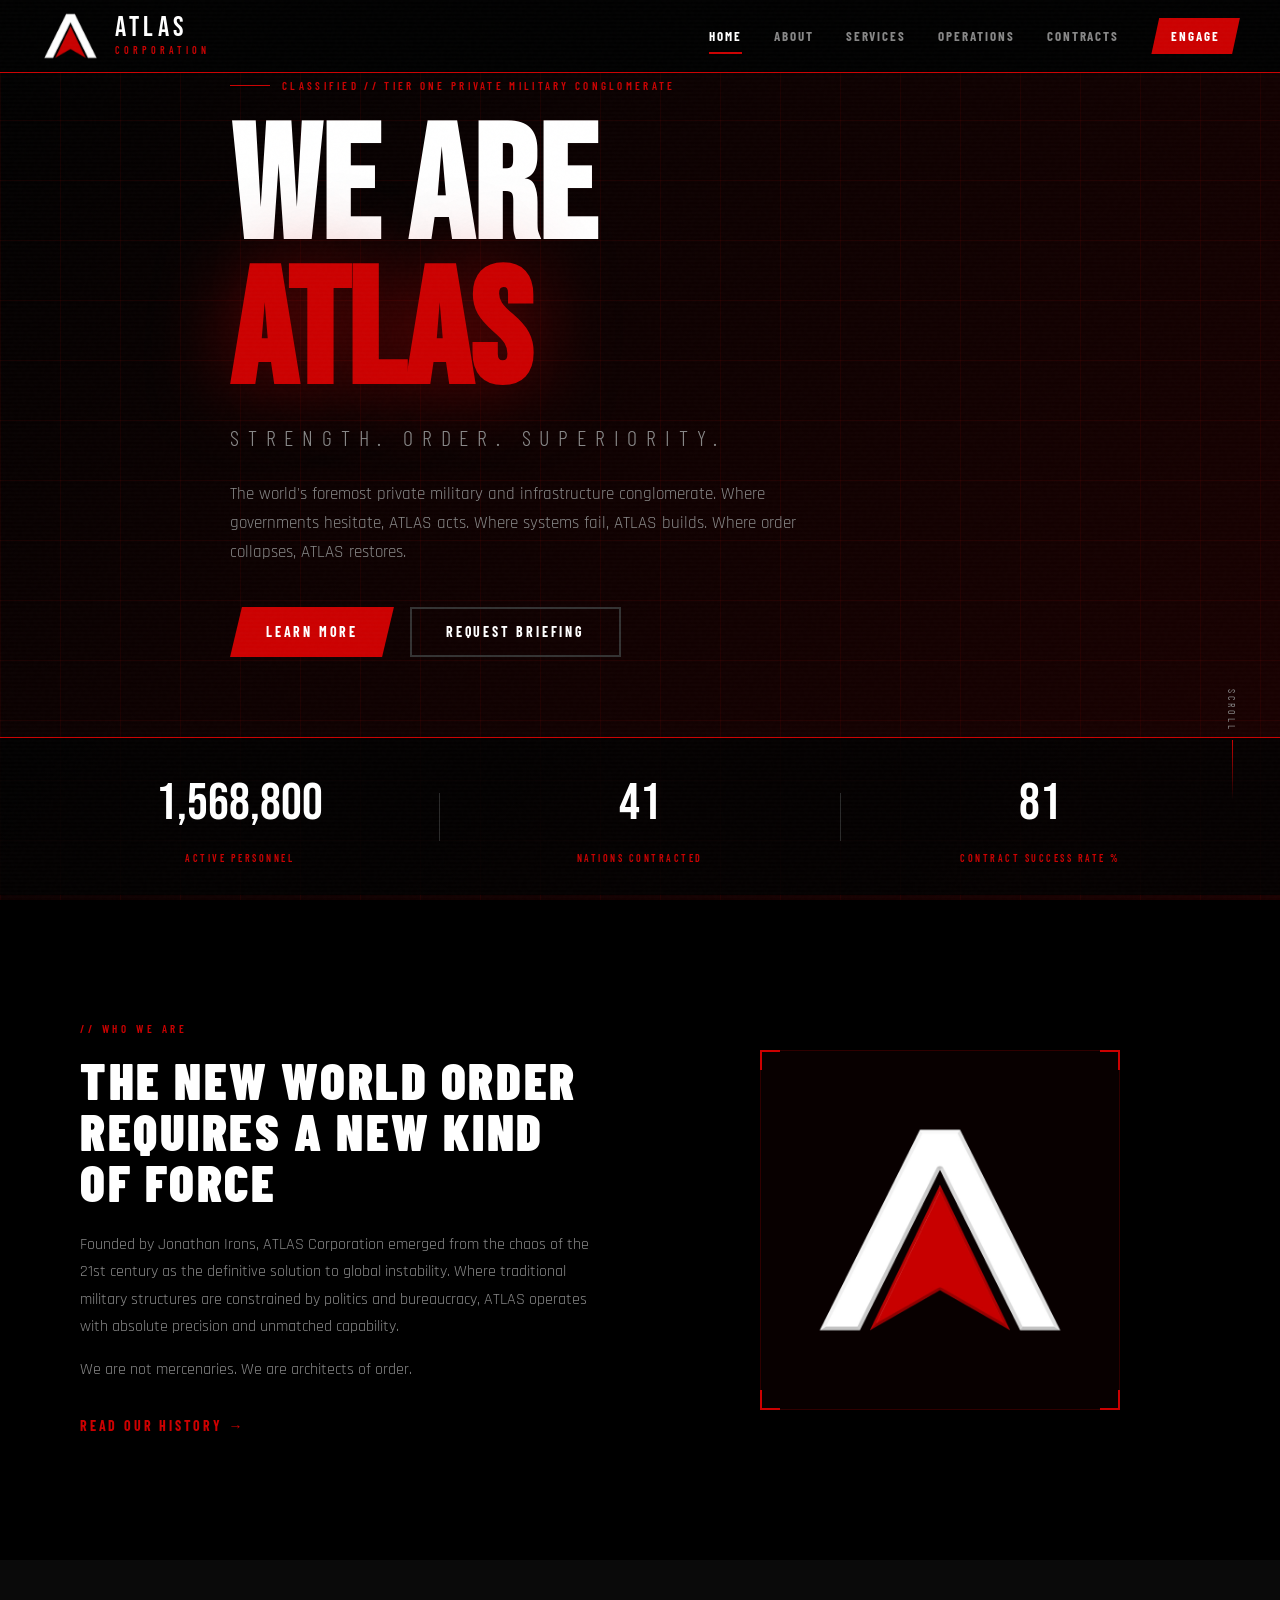
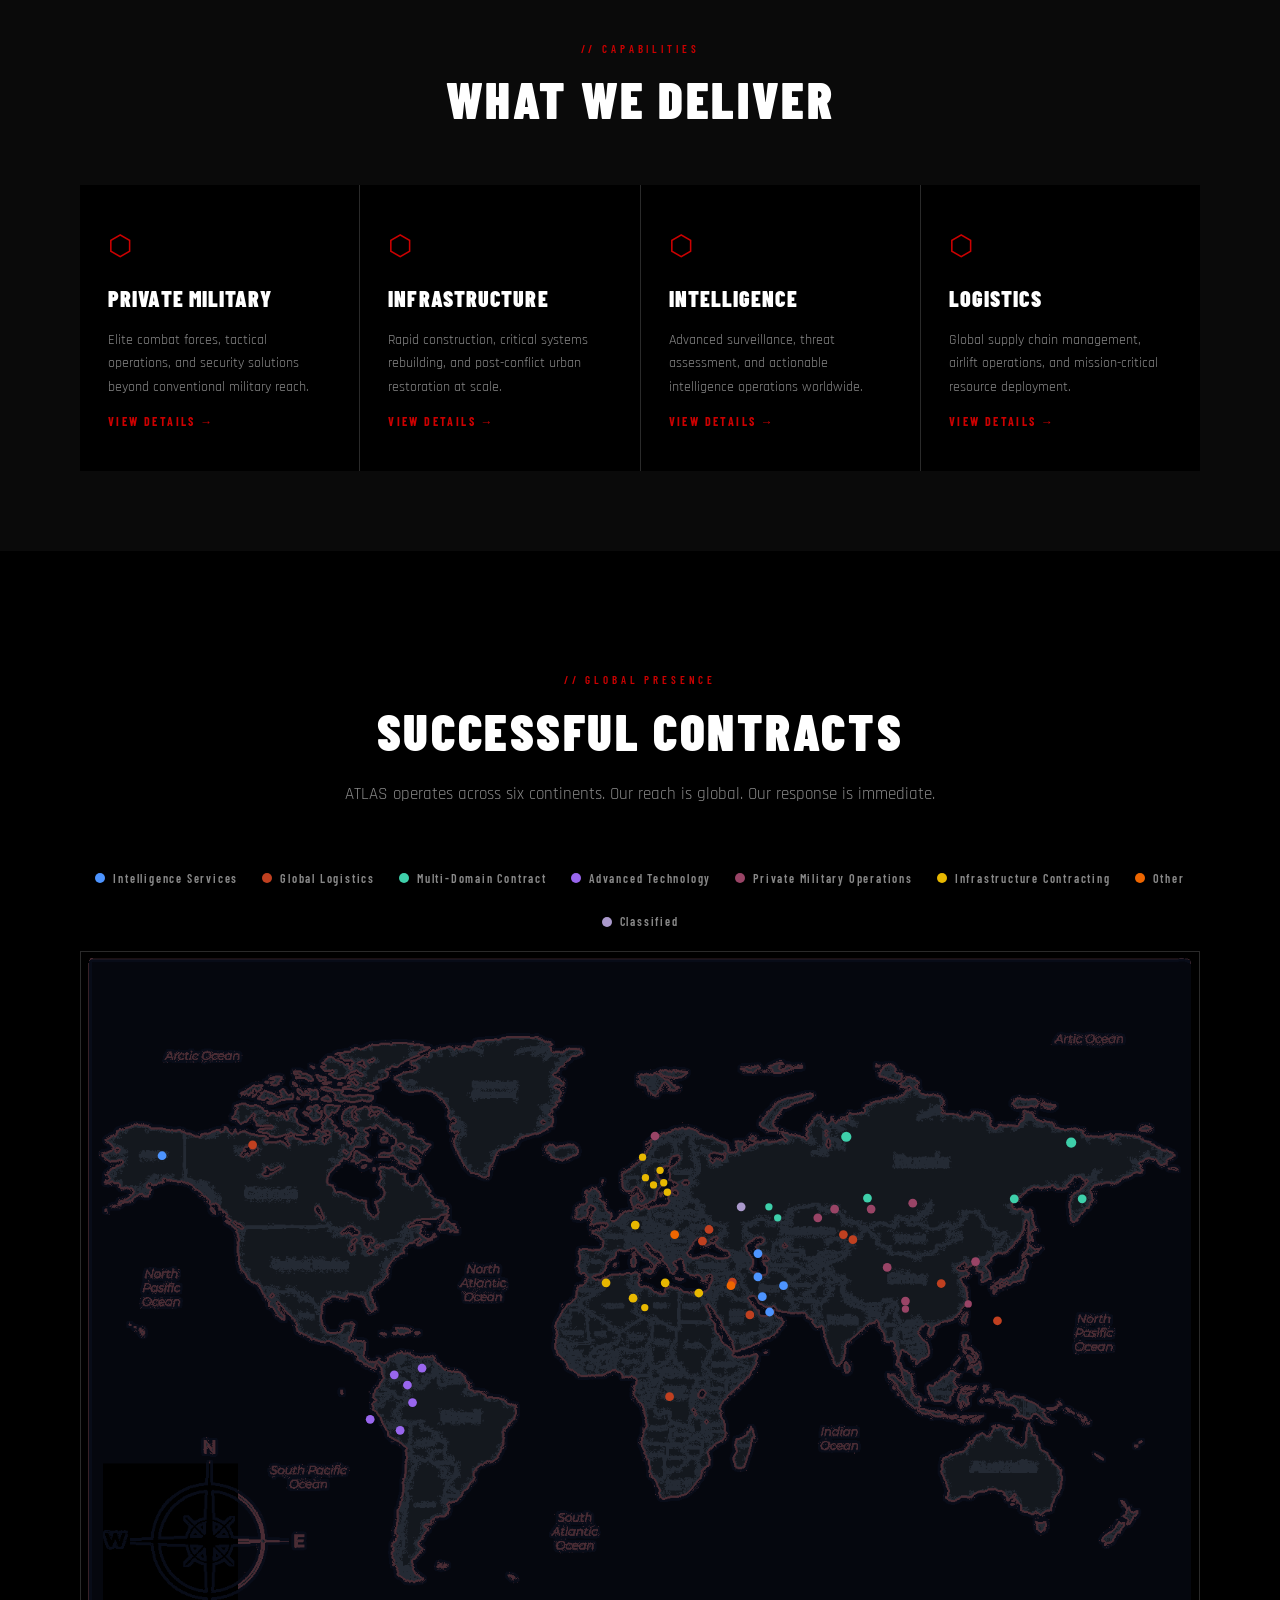
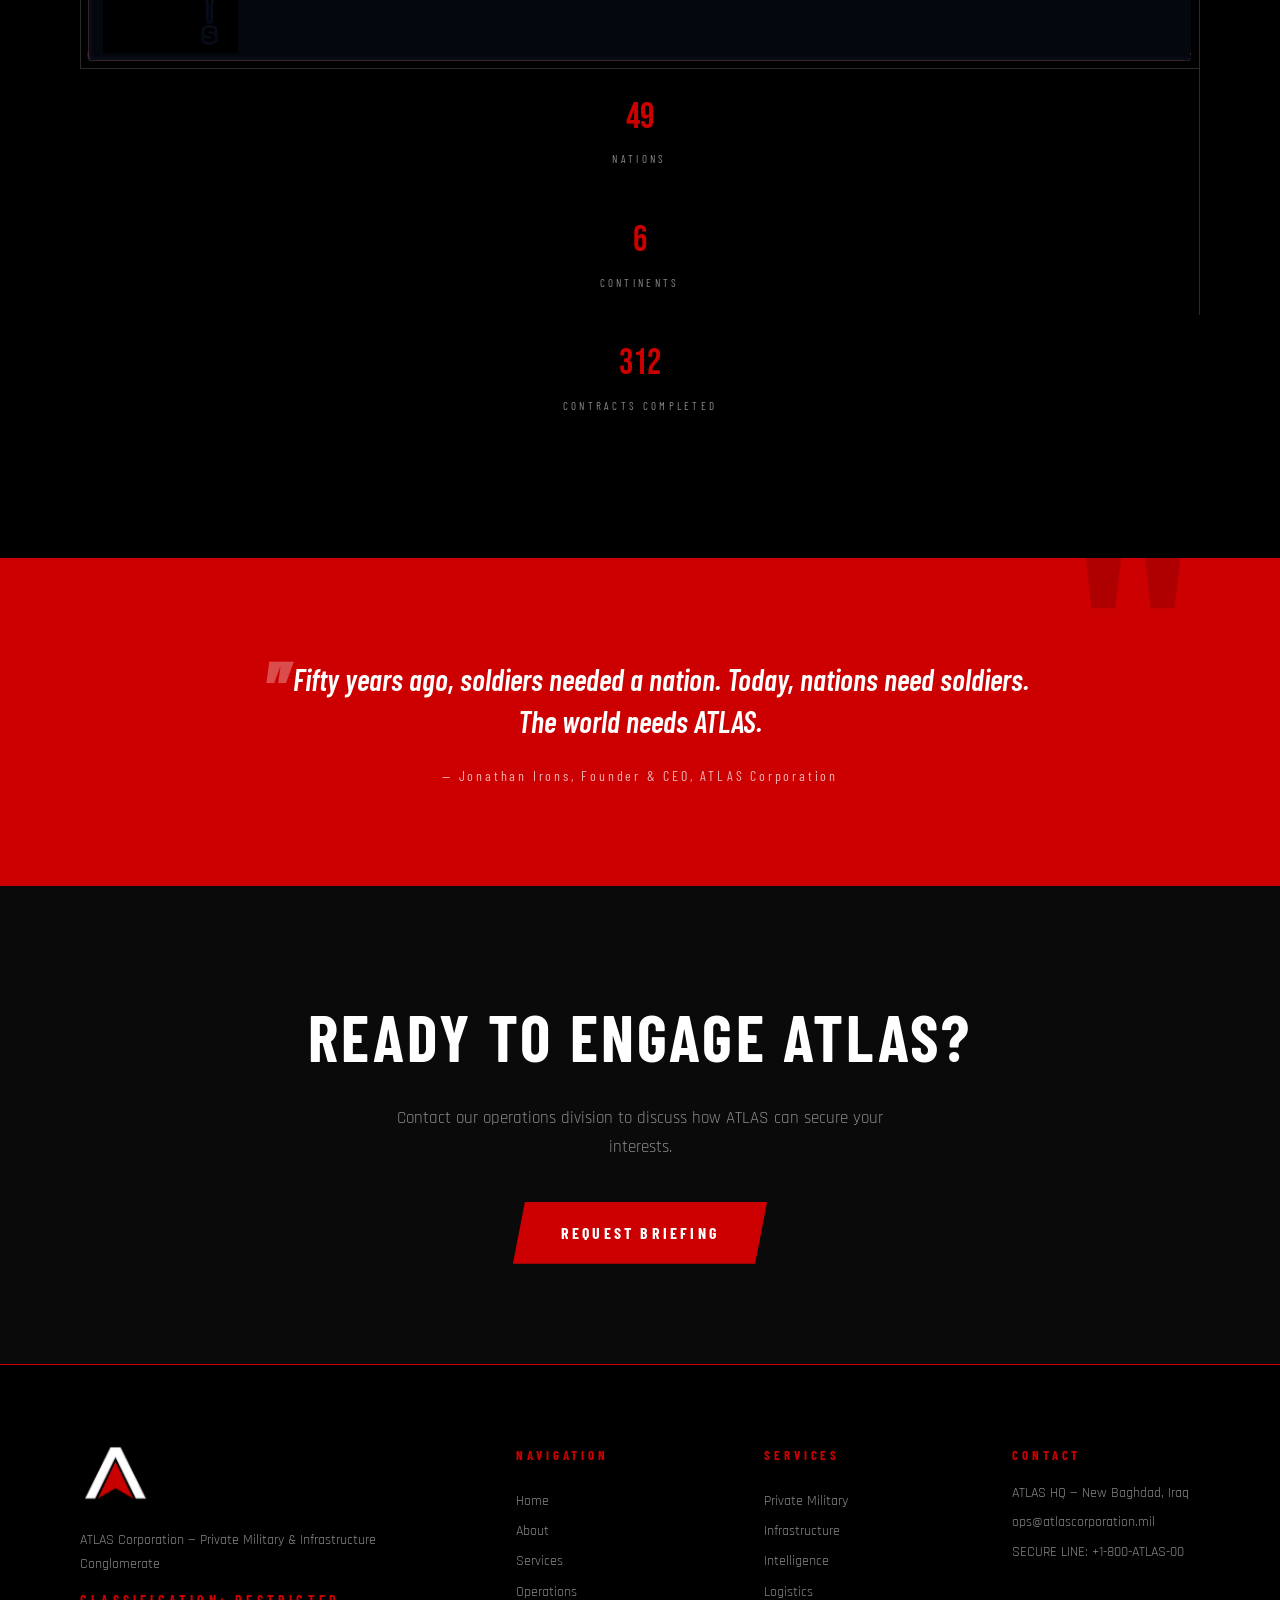
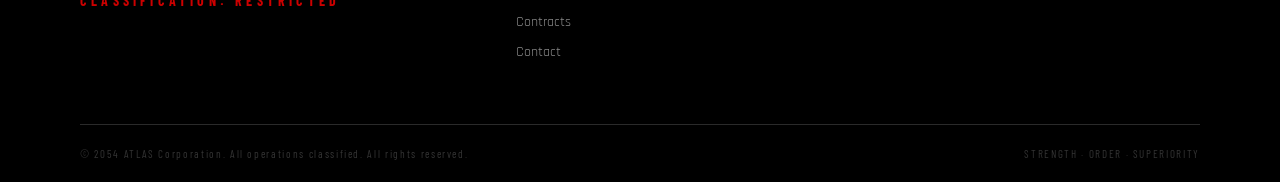
<file: index.html>
<!DOCTYPE html>
<html lang="en">
<head>
<meta charset="UTF-8">
<meta name="viewport" content="width=device-width, initial-scale=1.0">
<title>ATLAS Corporation — Strength. Order. Superiority.</title>
<link rel="stylesheet" href="style.css">
<link href="https://fonts.googleapis.com/css2?family=Bebas+Neue&family=Barlow+Condensed:wght@300;400;600;700;900&family=Rajdhani:wght@300;400;600;700&display=swap" rel="stylesheet">
</head>
<body>
<div class="scan-overlay"></div>
<div class="noise-overlay"></div>

<header class="site-header">
  <div class="header-inner">
    <a href="index.html" class="logo-wrap">
      <img src="atlas-logo.png" alt="ATLAS Corporation" class="site-logo">
      <div class="logo-text">
        <span class="logo-name">ATLAS</span>
        <span class="logo-sub">CORPORATION</span>
      </div>
    </a>
    <nav class="main-nav">
      <a href="index.html" class="nav-link active">HOME</a>
      <a href="about.html" class="nav-link">ABOUT</a>
      <a href="services.html" class="nav-link">SERVICES</a>
      <a href="operations.html" class="nav-link">OPERATIONS</a>
      <a href="contracts.html" class="nav-link">CONTRACTS</a>
      <a href="contact.html" class="nav-link nav-cta">ENGAGE</a>
    </nav>
    <button class="mobile-menu-btn" onclick="toggleMenu()">&#9776;</button>
  </div>
  <div class="mobile-nav" id="mobileNav">
    <a href="index.html" class="nav-link">HOME</a>
    <a href="about.html" class="nav-link">ABOUT</a>
    <a href="services.html" class="nav-link">SERVICES</a>
    <a href="operations.html" class="nav-link">OPERATIONS</a>
    <a href="contracts.html" class="nav-link">CONTRACTS</a>
    <a href="contact.html" class="nav-link">ENGAGE</a>
  </div>
</header>

<main>

  <!-- HERO -->
  <section class="hero">
    <div class="hero-bg"><div class="hero-grid"></div></div>
    <div class="hero-content">
      <div class="hero-tag">CLASSIFIED // TIER ONE PRIVATE MILITARY CONGLOMERATE</div>
      <h1 class="hero-title">
        <span class="title-line">WE ARE</span>
        <span class="title-line accent">ATLAS</span>
      </h1>
      <p class="hero-sub">Strength. Order. Superiority.</p>
      <p class="hero-desc">The world's foremost private military and infrastructure conglomerate. Where governments hesitate, ATLAS acts. Where systems fail, ATLAS builds. Where order collapses, ATLAS restores.</p>
      <div class="hero-actions">
        <a href="about.html" class="btn-primary">LEARN MORE</a>
        <a href="contact.html" class="btn-secondary">REQUEST BRIEFING</a>
      </div>
    </div>
    <div class="hero-stats">
      <div class="stat-item"><span class="stat-num" data-target="1850000">000</span><span class="stat-label">ACTIVE PERSONNEL</span></div>
      <div class="stat-divider"></div>
      <div class="stat-item"><span class="stat-num" data-target="49">00</span><span class="stat-label">NATIONS CONTRACTED</span></div>
      <div class="stat-divider"></div>
      <div class="stat-item"><span class="stat-num" data-target="97">00</span><span class="stat-label">CONTRACT SUCCESS RATE %</span></div>
    </div>
    <div class="scroll-indicator"><span>SCROLL</span><div class="scroll-line"></div></div>
  </section>

  <!-- INTRO -->
  <section class="intro-section">
    <div class="container">
      <div class="intro-grid">
        <div class="intro-text">
          <div class="section-tag">// WHO WE ARE</div>
          <h2 class="section-title">THE NEW WORLD ORDER REQUIRES A NEW KIND OF FORCE</h2>
          <p>Founded by Jonathan Irons, ATLAS Corporation emerged from the chaos of the 21st century as the definitive solution to global instability. Where traditional military structures are constrained by politics and bureaucracy, ATLAS operates with absolute precision and unmatched capability.</p>
          <p>We are not mercenaries. We are architects of order.</p>
          <a href="about.html" class="btn-inline">READ OUR HISTORY →</a>
        </div>
        <div class="intro-visual">
          <div class="visual-frame">
            <img src="atlas-logo.png" alt="ATLAS" class="intro-logo-img">
            <div class="frame-corner tl"></div><div class="frame-corner tr"></div>
            <div class="frame-corner bl"></div><div class="frame-corner br"></div>
          </div>
        </div>
      </div>
    </div>
  </section>

  <!-- SERVICES OVERVIEW -->
  <section class="services-overview">
    <div class="container">
      <div class="section-header">
        <div class="section-tag">// CAPABILITIES</div>
        <h2 class="section-title">WHAT WE DELIVER</h2>
      </div>
      <div class="services-grid">
        <a href="services.html#pmc" class="service-card">
          <div class="service-icon">⬡</div><h3>PRIVATE MILITARY</h3>
          <p>Elite combat forces, tactical operations, and security solutions beyond conventional military reach.</p>
          <span class="card-link">VIEW DETAILS →</span>
        </a>
        <a href="services.html#infrastructure" class="service-card">
          <div class="service-icon">⬡</div><h3>INFRASTRUCTURE</h3>
          <p>Rapid construction, critical systems rebuilding, and post-conflict urban restoration at scale.</p>
          <span class="card-link">VIEW DETAILS →</span>
        </a>
        <a href="services.html#intelligence" class="service-card">
          <div class="service-icon">⬡</div><h3>INTELLIGENCE</h3>
          <p>Advanced surveillance, threat assessment, and actionable intelligence operations worldwide.</p>
          <span class="card-link">VIEW DETAILS →</span>
        </a>
        <a href="services.html#logistics" class="service-card">
          <div class="service-icon">⬡</div><h3>LOGISTICS</h3>
          <p>Global supply chain management, airlift operations, and mission-critical resource deployment.</p>
          <span class="card-link">VIEW DETAILS →</span>
        </a>
      </div>
    </div>
  </section>

  <!-- ═══════════════════════════════════════════════════════════════ -->
  <!--  MAP SECTION                                                    -->
  <!-- ═══════════════════════════════════════════════════════════════ -->
  <section class="map-section">
    <div class="container">
      <div class="section-header">
        <div class="section-tag">// GLOBAL PRESENCE</div>
        <h2 class="section-title">SUCCESSFUL CONTRACTS</h2>
        <p class="section-desc">ATLAS operates across six continents. Our reach is global. Our response is immediate.</p>
      </div>

      <div class="map-container">

        <!-- LEGEND -->
        <div class="map-legend">
          <div class="legend-item"><span class="legend-dot pmc"></span>Intelligence Services</div>
          <div class="legend-item"><span class="legend-dot blackops"></span>Global Logistics</div>
          <div class="legend-item"><span class="legend-dot multi"></span>Multi-Domain Contract</div>
          <div class="legend-item"><span class="legend-dot ghosts"></span>Advanced Technology</div>
          <div class="legend-item"><span class="legend-dot bomw"></span>Private Military Operations</div>
          <div class="legend-item"><span class="legend-dot ww2"></span>Infrastructure Contracting</div>
          <div class="legend-item"><span class="legend-dot ww2bo"></span>Other</div>
          <div class="legend-item"><span class="legend-dot mwghosts"></span>Classified</div>
        </div>

        <!-- MAP WRAPPER: image bg + SVG dot overlay, same aspect ratio 1531:980 -->
        <div class="world-map-wrap">
          <img src="world-map-bg.png" alt="ATLAS World Map" class="world-map-img">

          <!-- SVG overlay perfectly sized to image (viewBox = image pixel dims) -->
          <svg class="world-map-svg-overlay"
               viewBox="0 0 1531 980"
               xmlns="http://www.w3.org/2000/svg"
               preserveAspectRatio="xMidYMid meet">

            <!-- ── PULSE RINGS (drawn behind dots) ─────────────────────── -->
            <!-- Each active dot gets a pulsing ring via CSS animation -->

            <!-- ══════════════════════════════════════════════════════════ -->
            <!--  CONTRACT DOTS — pixel coords sampled directly from map    -->
            <!--  All positions verified against reference image            -->
            <!-- ══════════════════════════════════════════════════════════ -->

            <!-- ── Modern Warfare (Blue) ── -->
            <g class="dot-group pmc">
              <circle class="dot-ring" cx="111" cy="279" r="10"/>
              <circle class="dot pmc" cx="111" cy="279" r="6" title="Intelligence Services"/>
            </g>
            <g class="dot-group pmc">
              <circle class="dot-ring" cx="927" cy="413" r="10"/>
              <circle class="dot pmc" cx="927" cy="413" r="6" title="Intelligence Services"/>
            </g>
            <g class="dot-group pmc">
              <circle class="dot-ring" cx="943" cy="493" r="10"/>
              <circle class="dot pmc" cx="943" cy="493" r="6" title="Intelligence Services"/>
            </g>
            <g class="dot-group pmc">
              <circle class="dot-ring" cx="962" cy="457" r="10"/>
              <circle class="dot pmc" cx="962" cy="457" r="6" title="Intelligence Services"/>
            </g>
            <g class="dot-group pmc">
              <circle class="dot-ring" cx="933" cy="472" r="10"/>
              <circle class="dot pmc" cx="933" cy="472" r="6" title="Intelligence Services"/>
            </g>
            <g class="dot-group pmc">
              <circle class="dot-ring" cx="927" cy="445" r="10"/>
              <circle class="dot pmc" cx="927" cy="445" r="6" title="Intelligence Services"/>
            </g>

            <!-- ── Black Ops (Dark Brown-Red) ── -->
            <g class="dot-group blackops">
              <circle class="dot-ring" cx="235" cy="264" r="10"/>
              <circle class="dot blackops" cx="235" cy="264" r="6" title="Global Logistics"/>
            </g>
            <g class="dot-group blackops">
              <circle class="dot-ring" cx="860" cy="380" r="10"/>
              <circle class="dot blackops" cx="860" cy="380" r="6" title="Global Logistics"/>
            </g>
            <g class="dot-group blackops">
              <circle class="dot-ring" cx="892" cy="452" r="10"/>
              <circle class="dot blackops" cx="892" cy="452" r="6" title="Global Logistics"/>
            </g>
            <g class="dot-group blackops">
              <circle class="dot-ring" cx="851" cy="396" r="10"/>
              <circle class="dot blackops" cx="851" cy="396" r="6" title="Global Logistics"/>
            </g>
            <g class="dot-group blackops">
              <circle class="dot-ring" cx="806" cy="609" r="10"/>
              <circle class="dot blackops" cx="806" cy="609" r="6" title="Global Logistics"/>
            </g>
            <g class="dot-group blackops">
              <circle class="dot-ring" cx="916" cy="497" r="10"/>
              <circle class="dot blackops" cx="916" cy="497" r="6" title="Global Logistics"/>
            </g>
            <g class="dot-group blackops">
              <circle class="dot-ring" cx="1044" cy="387" r="10"/>
              <circle class="dot blackops" cx="1044" cy="387" r="6" title="Global Logistics"/>
            </g>
            <g class="dot-group blackops">
              <circle class="dot-ring" cx="1057" cy="394" r="10"/>
              <circle class="dot blackops" cx="1057" cy="394" r="6" title="Global Logistics"/>
            </g>
            <g class="dot-group blackops">
              <circle class="dot-ring" cx="1178" cy="454" r="10"/>
              <circle class="dot blackops" cx="1178" cy="454" r="6" title="Global Logistics"/>
            </g>
            <g class="dot-group blackops">
              <circle class="dot-ring" cx="1255" cy="505" r="10"/>
              <circle class="dot blackops" cx="1255" cy="505" r="6" title="Global Logistics"/>
            </g>

            <!-- ── 3+ Series (Teal) ── -->
            <g class="dot-group multi">
              <circle class="dot-ring" cx="1048" cy="253" r="12"/>
              <circle class="dot multi" cx="1048" cy="253" r="7" title="Multi-Domain Contract"/>
            </g>
            <g class="dot-group multi">
              <circle class="dot-ring" cx="1356" cy="261" r="12"/>
              <circle class="dot multi" cx="1356" cy="261" r="7" title="Multi-Domain Contract"/>
            </g>
            <g class="dot-group multi">
              <circle class="dot-ring" cx="1278" cy="338" r="10"/>
              <circle class="dot multi" cx="1278" cy="338" r="6" title="Multi-Domain Contract"/>
            </g>
            <g class="dot-group multi">
              <circle class="dot-ring" cx="1371" cy="338" r="10"/>
              <circle class="dot multi" cx="1371" cy="338" r="6" title="Multi-Domain Contract"/>
            </g>
            <g class="dot-group multi">
              <circle class="dot-ring" cx="942" cy="349" r="8"/>
              <circle class="dot multi" cx="942" cy="349" r="5" title="Multi-Domain Contract"/>
            </g>
            <g class="dot-group multi">
              <circle class="dot-ring" cx="954" cy="364" r="8"/>
              <circle class="dot multi" cx="954" cy="364" r="5" title="Multi-Domain Contract"/>
            </g>
            <g class="dot-group multi">
              <circle class="dot-ring" cx="1077" cy="337" r="10"/>
              <circle class="dot multi" cx="1077" cy="337" r="6" title="Multi-Domain Contract"/>
            </g>

            <!-- ── Ghosts / South America (Purple) ── -->
            <g class="dot-group ghosts">
              <circle class="dot-ring" cx="467" cy="570" r="10"/>
              <circle class="dot ghosts" cx="467" cy="570" r="6" title="Advanced Technology"/>
            </g>
            <g class="dot-group ghosts">
              <circle class="dot-ring" cx="429" cy="579" r="10"/>
              <circle class="dot ghosts" cx="429" cy="579" r="6" title="Advanced Technology"/>
            </g>
            <g class="dot-group ghosts">
              <circle class="dot-ring" cx="447" cy="593" r="10"/>
              <circle class="dot ghosts" cx="447" cy="593" r="6" title="Advanced Technology"/>
            </g>
            <g class="dot-group ghosts">
              <circle class="dot-ring" cx="454" cy="617" r="10"/>
              <circle class="dot ghosts" cx="454" cy="617" r="6" title="Advanced Technology"/>
            </g>
            <g class="dot-group ghosts">
              <circle class="dot-ring" cx="396" cy="640" r="10"/>
              <circle class="dot ghosts" cx="396" cy="640" r="6" title="Advanced Technology"/>
            </g>
            <g class="dot-group ghosts">
              <circle class="dot-ring" cx="437" cy="655" r="10"/>
              <circle class="dot ghosts" cx="437" cy="655" r="6" title="Advanced Technology"/>
            </g>

            <!-- ── BO + MW (Maroon) ── -->
            <g class="dot-group bomw">
              <circle class="dot-ring" cx="1104" cy="432" r="10"/>
              <circle class="dot bomw" cx="1104" cy="432" r="6" title="Private Military Operations"/>
            </g>
            <g class="dot-group bomw">
              <circle class="dot-ring" cx="1129" cy="478" r="10"/>
              <circle class="dot bomw" cx="1129" cy="478" r="6" title="Private Military Operations"/>
            </g>
            <g class="dot-group bomw">
              <circle class="dot-ring" cx="1009" cy="364" r="10"/>
              <circle class="dot bomw" cx="1009" cy="364" r="6" title="Private Military Operations"/>
            </g>
            <g class="dot-group bomw">
              <circle class="dot-ring" cx="1032" cy="352" r="10"/>
              <circle class="dot bomw" cx="1032" cy="352" r="6" title="Private Military Operations"/>
            </g>
            <g class="dot-group bomw">
              <circle class="dot-ring" cx="1082" cy="352" r="10"/>
              <circle class="dot bomw" cx="1082" cy="352" r="6" title="Private Military Operations"/>
            </g>
            <g class="dot-group bomw">
              <circle class="dot-ring" cx="1129" cy="489" r="8"/>
              <circle class="dot bomw" cx="1129" cy="489" r="5" title="Private Military Operations"/>
            </g>
            <g class="dot-group bomw">
              <circle class="dot-ring" cx="1139" cy="344" r="10"/>
              <circle class="dot bomw" cx="1139" cy="344" r="6" title="Private Military Operations"/>
            </g>
            <g class="dot-group bomw">
              <circle class="dot-ring" cx="1215" cy="482" r="8"/>
              <circle class="dot bomw" cx="1215" cy="482" r="5" title="Private Military Operations"/>
            </g>
            <g class="dot-group bomw">
              <circle class="dot-ring" cx="1225" cy="424" r="10"/>
              <circle class="dot bomw" cx="1225" cy="424" r="6" title="Private Military Operations"/>
            </g>
            <g class="dot-group bomw">
              <circle class="dot-ring" cx="786" cy="252" r="10"/>
              <circle class="dot bomw" cx="786" cy="252" r="6" title="Private Military Operations"/>
            </g>

            <!-- ── World War 2 (Gold/Yellow) ── -->
            <g class="dot-group ww2">
              <circle class="dot-ring" cx="769" cy="281" r="8"/>
              <circle class="dot ww2" cx="769" cy="281" r="5" title="Infrastructure Contracting"/>
            </g>
            <g class="dot-group ww2">
              <circle class="dot-ring" cx="793" cy="299" r="8"/>
              <circle class="dot ww2" cx="793" cy="299" r="5" title="Infrastructure Contracting"/>
            </g>
            <g class="dot-group ww2">
              <circle class="dot-ring" cx="773" cy="309" r="8"/>
              <circle class="dot ww2" cx="773" cy="309" r="5" title="Infrastructure Contracting"/>
            </g>
            <g class="dot-group ww2">
              <circle class="dot-ring" cx="784" cy="319" r="8"/>
              <circle class="dot ww2" cx="784" cy="319" r="5" title="Infrastructure Contracting"/>
            </g>
            <g class="dot-group ww2">
              <circle class="dot-ring" cx="798" cy="316" r="8"/>
              <circle class="dot ww2" cx="798" cy="316" r="5" title="Infrastructure Contracting"/>
            </g>
            <g class="dot-group ww2">
              <circle class="dot-ring" cx="803" cy="329" r="8"/>
              <circle class="dot ww2" cx="803" cy="329" r="5" title="Infrastructure Contracting"/>
            </g>
            <g class="dot-group ww2">
              <circle class="dot-ring" cx="759" cy="374" r="10"/>
              <circle class="dot ww2" cx="759" cy="374" r="6" title="Infrastructure Contracting"/>
            </g>
            <g class="dot-group ww2">
              <circle class="dot-ring" cx="846" cy="467" r="10"/>
              <circle class="dot ww2" cx="846" cy="467" r="6" title="Infrastructure Contracting"/>
            </g>
            <g class="dot-group ww2">
              <circle class="dot-ring" cx="800" cy="453" r="10"/>
              <circle class="dot ww2" cx="800" cy="453" r="6" title="Infrastructure Contracting"/>
            </g>
            <g class="dot-group ww2">
              <circle class="dot-ring" cx="719" cy="453" r="10"/>
              <circle class="dot ww2" cx="719" cy="453" r="6" title="Infrastructure Contracting"/>
            </g>
            <g class="dot-group ww2">
              <circle class="dot-ring" cx="756" cy="474" r="10"/>
              <circle class="dot ww2" cx="756" cy="474" r="6" title="Infrastructure Contracting"/>
            </g>
            <g class="dot-group ww2">
              <circle class="dot-ring" cx="772" cy="487" r="8"/>
              <circle class="dot ww2" cx="772" cy="487" r="5" title="Infrastructure Contracting"/>
            </g>

            <!-- ── WW2 + BO (Orange hatched) ── -->
            <g class="dot-group ww2bo">
              <circle class="dot-ring" cx="813" cy="387" r="10"/>
              <circle class="dot ww2bo" cx="813" cy="387" r="6" title="Other"/>
            </g>
            <g class="dot-group ww2bo">
              <circle class="dot-ring" cx="890" cy="457" r="10"/>
              <circle class="dot ww2bo" cx="890" cy="457" r="6" title="Other"/>
            </g>

            <!-- ── MW + Ghosts (Grey-Purple) ── -->
            <g class="dot-group mwghosts">
              <circle class="dot-ring" cx="904" cy="349" r="10"/>
              <circle class="dot mwghosts" cx="904" cy="349" r="6" title="Classified"/>
            </g>

          </svg>
        </div><!-- /.world-map-wrap -->

        <div class="map-footer">
          <div class="map-stat"><span class="ms-num">49</span><span class="ms-label">NATIONS</span></div>
          <div class="map-stat"><span class="ms-num">6</span><span class="ms-label">CONTINENTS</span></div>
          <div class="map-stat"><span class="ms-num">312</span><span class="ms-label">CONTRACTS COMPLETED</span></div>
        </div>
      </div><!-- /.map-container -->
    </div>
  </section>

  <!-- QUOTE -->
  <section class="quote-section">
    <div class="container">
      <blockquote class="atlas-quote">
        <span class="quote-mark">"</span>
        Fifty years ago, soldiers needed a nation. Today, nations need soldiers. The world needs ATLAS.
        <cite>— Jonathan Irons, Founder &amp; CEO, ATLAS Corporation</cite>
      </blockquote>
    </div>
  </section>

  <!-- FOOTER CTA -->
  <section class="footer-cta">
    <div class="container">
      <div class="cta-inner">
        <h2>READY TO ENGAGE ATLAS?</h2>
        <p>Contact our operations division to discuss how ATLAS can secure your interests.</p>
        <a href="contact.html" class="btn-primary large">REQUEST BRIEFING</a>
      </div>
    </div>
  </section>

</main>

<footer class="site-footer">
  <div class="container">
    <div class="footer-grid">
      <div class="footer-brand">
        <img src="atlas-logo.png" alt="ATLAS" class="footer-logo">
        <p>ATLAS Corporation — Private Military &amp; Infrastructure Conglomerate</p>
        <p class="footer-classify">CLASSIFICATION: RESTRICTED</p>
      </div>
      <div class="footer-links">
        <h4>NAVIGATION</h4>
        <a href="index.html">Home</a><a href="about.html">About</a>
        <a href="services.html">Services</a><a href="operations.html">Operations</a>
        <a href="contracts.html">Contracts</a><a href="contact.html">Contact</a>
      </div>
      <div class="footer-links">
        <h4>SERVICES</h4>
        <a href="services.html#pmc">Private Military</a>
        <a href="services.html#infrastructure">Infrastructure</a>
        <a href="services.html#intelligence">Intelligence</a>
        <a href="services.html#logistics">Logistics</a>
      </div>
      <div class="footer-contact">
        <h4>CONTACT</h4>
        <p>ATLAS HQ — New Baghdad, Iraq</p>
        <p>ops@atlascorporation.mil</p>
        <p>SECURE LINE: +1-800-ATLAS-00</p>
      </div>
    </div>
    <div class="footer-bar">
      <span>© 2054 ATLAS Corporation. All operations classified. All rights reserved.</span>
      <span class="footer-right">STRENGTH · ORDER · SUPERIORITY</span>
    </div>
  </div>
</footer>

<script src="main.js"></script>
</body>
</html>
</file>
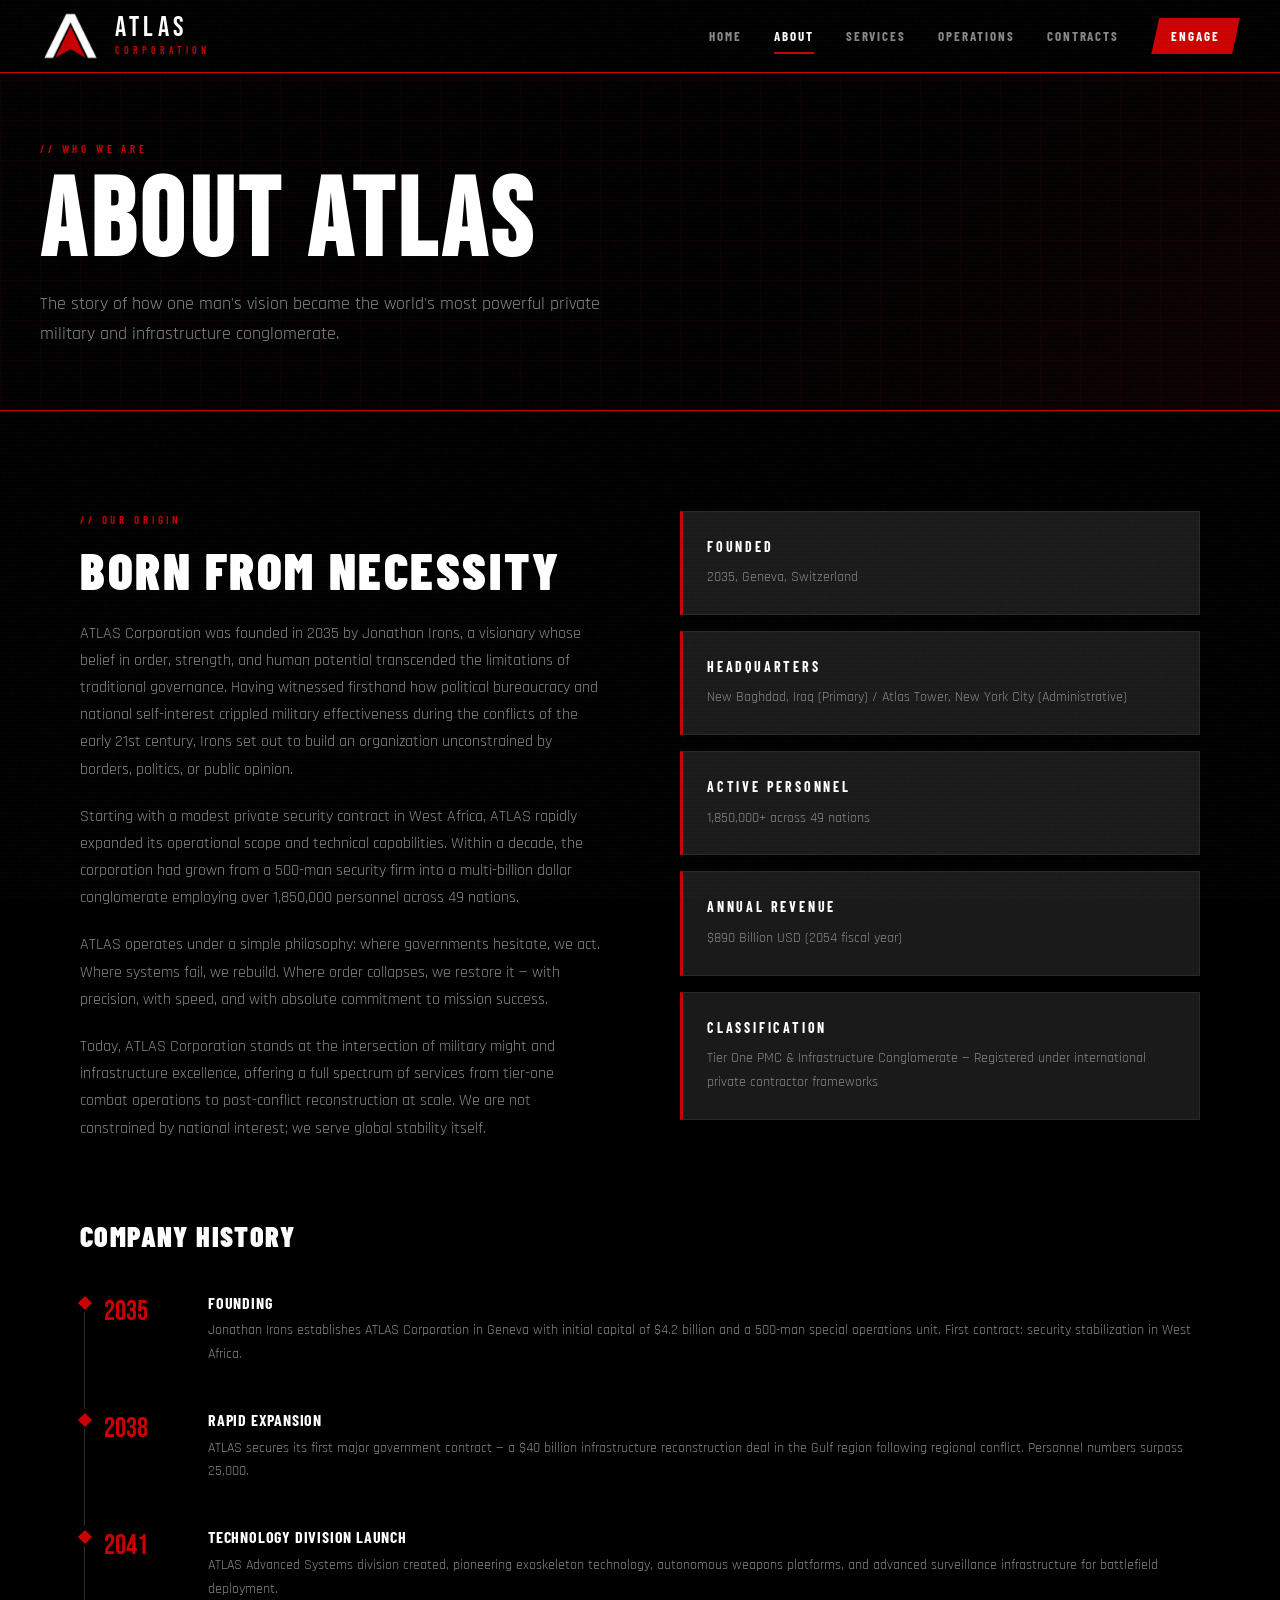
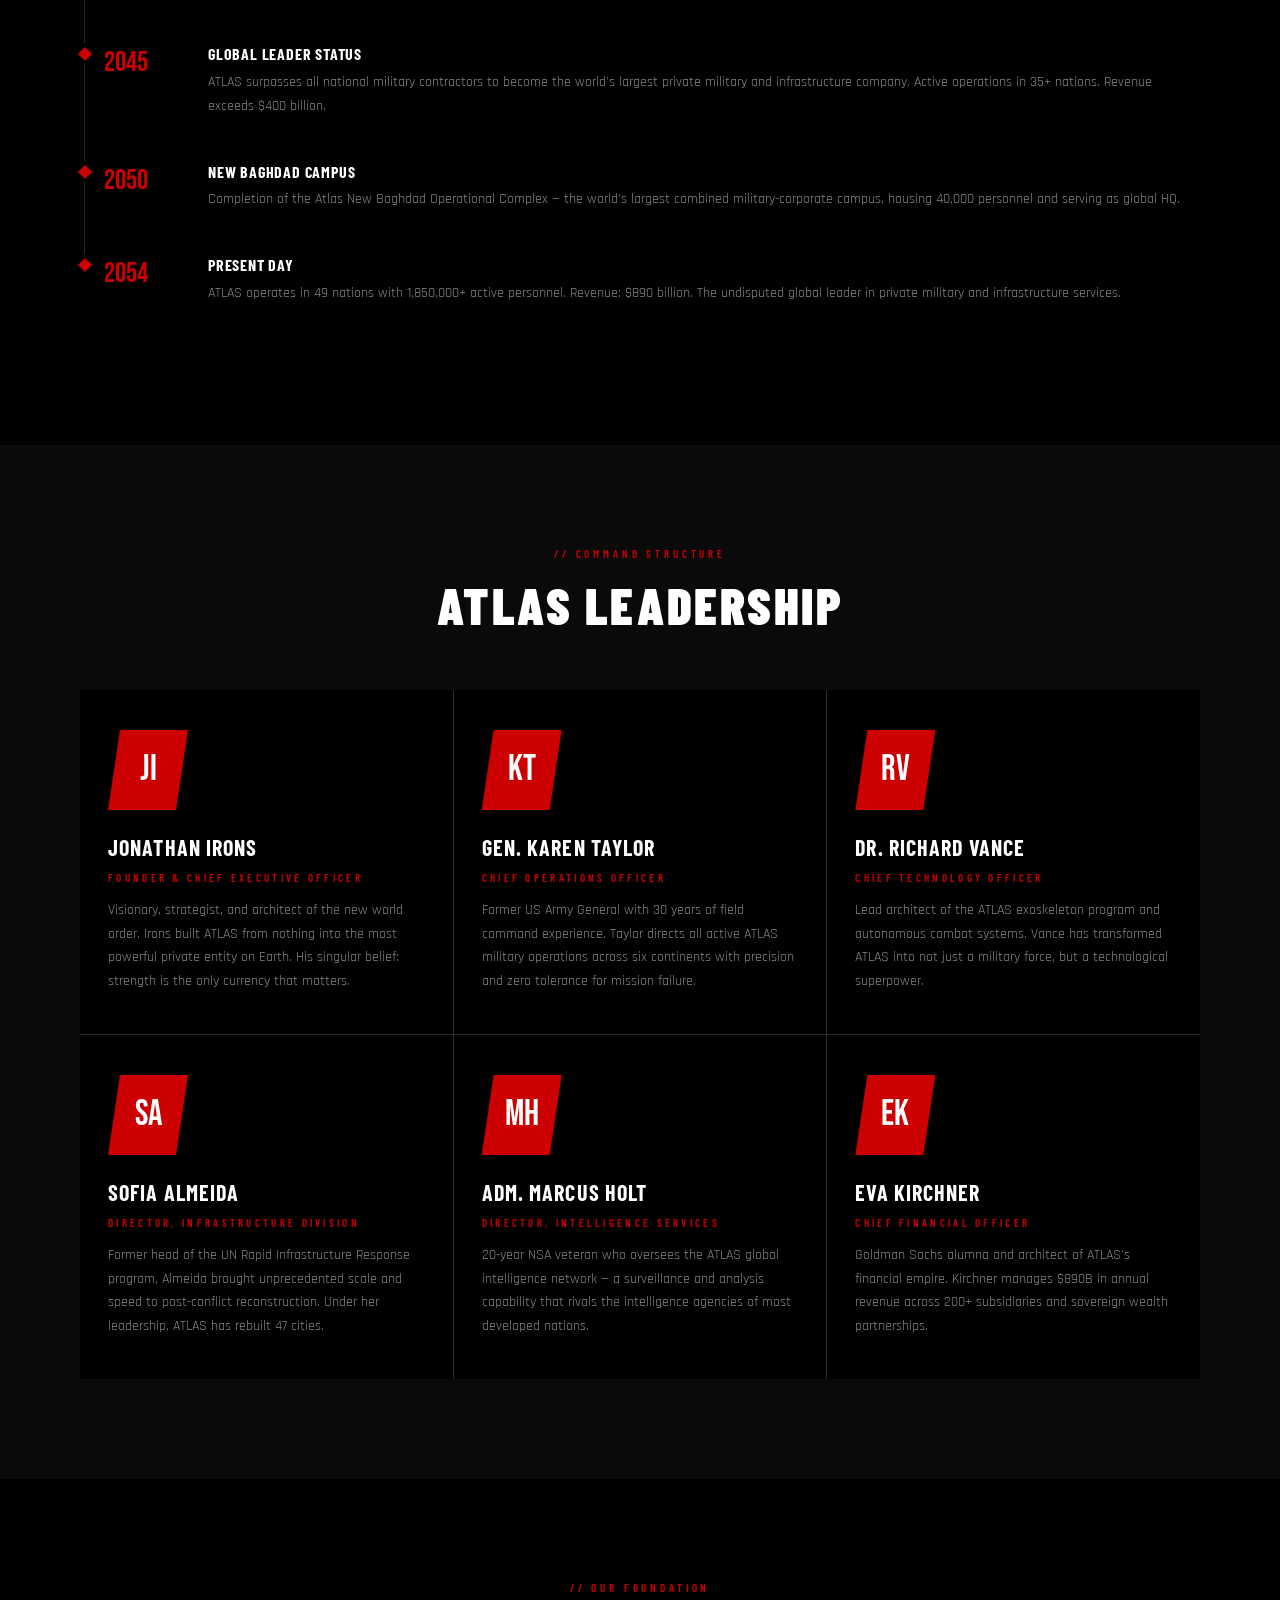
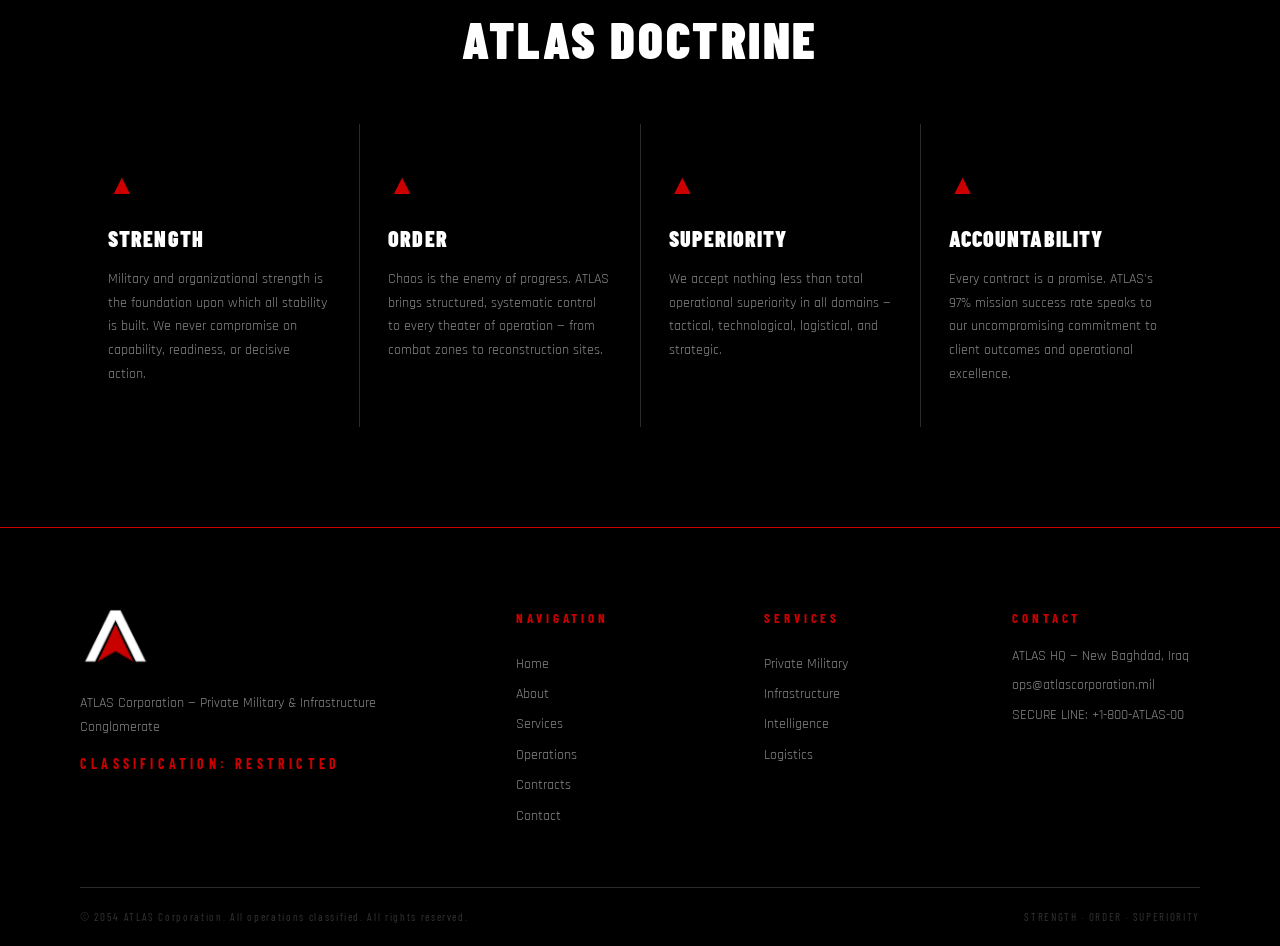
<file: about.html>
<!DOCTYPE html>
<html lang="en">
<head>
<meta charset="UTF-8">
<meta name="viewport" content="width=device-width, initial-scale=1.0">
<title>About — ATLAS Corporation</title>
<link rel="stylesheet" href="style.css">
<link href="https://fonts.googleapis.com/css2?family=Bebas+Neue&family=Barlow+Condensed:wght@300;400;600;700;900&family=Rajdhani:wght@300;400;600;700&display=swap" rel="stylesheet">
</head>
<body>
<div class="scan-overlay"></div>
<div class="noise-overlay"></div>

<header class="site-header">
  <div class="header-inner">
    <a href="index.html" class="logo-wrap">
      <img src="atlas-logo.png" alt="ATLAS Corporation" class="site-logo">
      <div class="logo-text">
        <span class="logo-name">ATLAS</span>
        <span class="logo-sub">CORPORATION</span>
      </div>
    </a>
    <nav class="main-nav">
      <a href="index.html" class="nav-link">HOME</a>
      <a href="about.html" class="nav-link active">ABOUT</a>
      <a href="services.html" class="nav-link">SERVICES</a>
      <a href="operations.html" class="nav-link">OPERATIONS</a>
      <a href="contracts.html" class="nav-link">CONTRACTS</a>
      <a href="contact.html" class="nav-link nav-cta">ENGAGE</a>
    </nav>
    <button class="mobile-menu-btn" onclick="toggleMenu()">&#9776;</button>
  </div>
  <div class="mobile-nav" id="mobileNav">
    <a href="index.html" class="nav-link">HOME</a>
    <a href="about.html" class="nav-link">ABOUT</a>
    <a href="services.html" class="nav-link">SERVICES</a>
    <a href="operations.html" class="nav-link">OPERATIONS</a>
    <a href="contracts.html" class="nav-link">CONTRACTS</a>
    <a href="contact.html" class="nav-link">ENGAGE</a>
  </div>
</header>

<main>
  <section class="page-hero">
    <div class="page-hero-inner">
      <div class="page-hero-tag">// WHO WE ARE</div>
      <h1 class="page-hero-title">ABOUT ATLAS</h1>
      <p class="page-hero-sub">The story of how one man's vision became the world's most powerful private military and infrastructure conglomerate.</p>
    </div>
  </section>

  <section class="content-section">
    <div class="container">
      <div class="about-grid">
        <div class="about-body">
          <div class="section-tag">// OUR ORIGIN</div>
          <h2 class="section-title">BORN FROM NECESSITY</h2>
          <p>ATLAS Corporation was founded in 2035 by Jonathan Irons, a visionary whose belief in order, strength, and human potential transcended the limitations of traditional governance. Having witnessed firsthand how political bureaucracy and national self-interest crippled military effectiveness during the conflicts of the early 21st century, Irons set out to build an organization unconstrained by borders, politics, or public opinion.</p>
          <p>Starting with a modest private security contract in West Africa, ATLAS rapidly expanded its operational scope and technical capabilities. Within a decade, the corporation had grown from a 500-man security firm into a multi-billion dollar conglomerate employing over 1,850,000 personnel across 49 nations.</p>
          <p>ATLAS operates under a simple philosophy: where governments hesitate, we act. Where systems fail, we rebuild. Where order collapses, we restore it — with precision, with speed, and with absolute commitment to mission success.</p>
          <p>Today, ATLAS Corporation stands at the intersection of military might and infrastructure excellence, offering a full spectrum of services from tier-one combat operations to post-conflict reconstruction at scale. We are not constrained by national interest; we serve global stability itself.</p>
        </div>
        <div class="about-sidebar">
          <div class="sidebar-card">
            <h4>FOUNDED</h4>
            <p>2035, Geneva, Switzerland</p>
          </div>
          <div class="sidebar-card">
            <h4>HEADQUARTERS</h4>
            <p>New Baghdad, Iraq (Primary) / Atlas Tower, New York City (Administrative)</p>
          </div>
          <div class="sidebar-card">
            <h4>ACTIVE PERSONNEL</h4>
            <p>1,850,000+ across 49 nations</p>
          </div>
          <div class="sidebar-card">
            <h4>ANNUAL REVENUE</h4>
            <p>$890 Billion USD (2054 fiscal year)</p>
          </div>
          <div class="sidebar-card">
            <h4>CLASSIFICATION</h4>
            <p>Tier One PMC & Infrastructure Conglomerate — Registered under international private contractor frameworks</p>
          </div>
        </div>
      </div>

      <!-- TIMELINE -->
      <div class="timeline">
        <h2 class="timeline-title section-title">COMPANY HISTORY</h2>
        <div class="timeline-item">
          <div class="tl-year">2035</div>
          <div class="tl-content">
            <h4>FOUNDING</h4>
            <p>Jonathan Irons establishes ATLAS Corporation in Geneva with initial capital of $4.2 billion and a 500-man special operations unit. First contract: security stabilization in West Africa.</p>
          </div>
        </div>
        <div class="timeline-item">
          <div class="tl-year">2038</div>
          <div class="tl-content">
            <h4>RAPID EXPANSION</h4>
            <p>ATLAS secures its first major government contract — a $40 billion infrastructure reconstruction deal in the Gulf region following regional conflict. Personnel numbers surpass 25,000.</p>
          </div>
        </div>
        <div class="timeline-item">
          <div class="tl-year">2041</div>
          <div class="tl-content">
            <h4>TECHNOLOGY DIVISION LAUNCH</h4>
            <p>ATLAS Advanced Systems division created, pioneering exoskeleton technology, autonomous weapons platforms, and advanced surveillance infrastructure for battlefield deployment.</p>
          </div>
        </div>
        <div class="timeline-item">
          <div class="tl-year">2045</div>
          <div class="tl-content">
            <h4>GLOBAL LEADER STATUS</h4>
            <p>ATLAS surpasses all national military contractors to become the world's largest private military and infrastructure company. Active operations in 35+ nations. Revenue exceeds $400 billion.</p>
          </div>
        </div>
        <div class="timeline-item">
          <div class="tl-year">2050</div>
          <div class="tl-content">
            <h4>NEW BAGHDAD CAMPUS</h4>
            <p>Completion of the Atlas New Baghdad Operational Complex — the world's largest combined military-corporate campus, housing 40,000 personnel and serving as global HQ.</p>
          </div>
        </div>
        <div class="timeline-item">
          <div class="tl-year">2054</div>
          <div class="tl-content">
            <h4>PRESENT DAY</h4>
            <p>ATLAS operates in 49 nations with 1,850,000+ active personnel. Revenue: $890 billion. The undisputed global leader in private military and infrastructure services.</p>
          </div>
        </div>
      </div>
    </div>
  </section>

  <!-- LEADERSHIP -->
  <section class="content-section dark">
    <div class="container">
      <div class="section-header">
        <div class="section-tag">// COMMAND STRUCTURE</div>
        <h2 class="section-title">ATLAS LEADERSHIP</h2>
      </div>
      <div class="leadership-grid">
        <div class="leader-card">
          <div class="leader-icon">JI</div>
          <h3>JONATHAN IRONS</h3>
          <div class="rank">FOUNDER & CHIEF EXECUTIVE OFFICER</div>
          <p>Visionary, strategist, and architect of the new world order. Irons built ATLAS from nothing into the most powerful private entity on Earth. His singular belief: strength is the only currency that matters.</p>
        </div>
        <div class="leader-card">
          <div class="leader-icon">KT</div>
          <h3>GEN. KAREN TAYLOR</h3>
          <div class="rank">CHIEF OPERATIONS OFFICER</div>
          <p>Former US Army General with 30 years of field command experience. Taylor directs all active ATLAS military operations across six continents with precision and zero tolerance for mission failure.</p>
        </div>
        <div class="leader-card">
          <div class="leader-icon">RV</div>
          <h3>DR. RICHARD VANCE</h3>
          <div class="rank">CHIEF TECHNOLOGY OFFICER</div>
          <p>Lead architect of the ATLAS exoskeleton program and autonomous combat systems. Vance has transformed ATLAS into not just a military force, but a technological superpower.</p>
        </div>
        <div class="leader-card">
          <div class="leader-icon">SA</div>
          <h3>SOFIA ALMEIDA</h3>
          <div class="rank">DIRECTOR, INFRASTRUCTURE DIVISION</div>
          <p>Former head of the UN Rapid Infrastructure Response program, Almeida brought unprecedented scale and speed to post-conflict reconstruction. Under her leadership, ATLAS has rebuilt 47 cities.</p>
        </div>
        <div class="leader-card">
          <div class="leader-icon">MH</div>
          <h3>ADM. MARCUS HOLT</h3>
          <div class="rank">DIRECTOR, INTELLIGENCE SERVICES</div>
          <p>20-year NSA veteran who oversees the ATLAS global intelligence network — a surveillance and analysis capability that rivals the intelligence agencies of most developed nations.</p>
        </div>
        <div class="leader-card">
          <div class="leader-icon">EK</div>
          <h3>EVA KIRCHNER</h3>
          <div class="rank">CHIEF FINANCIAL OFFICER</div>
          <p>Goldman Sachs alumna and architect of ATLAS's financial empire. Kirchner manages $890B in annual revenue across 200+ subsidiaries and sovereign wealth partnerships.</p>
        </div>
      </div>
    </div>
  </section>

  <!-- VALUES -->
  <section class="content-section">
    <div class="container">
      <div class="section-header">
        <div class="section-tag">// OUR FOUNDATION</div>
        <h2 class="section-title">ATLAS DOCTRINE</h2>
      </div>
      <div class="services-grid">
        <div class="service-card">
          <div class="service-icon">▲</div>
          <h3>STRENGTH</h3>
          <p>Military and organizational strength is the foundation upon which all stability is built. We never compromise on capability, readiness, or decisive action.</p>
        </div>
        <div class="service-card">
          <div class="service-icon">▲</div>
          <h3>ORDER</h3>
          <p>Chaos is the enemy of progress. ATLAS brings structured, systematic control to every theater of operation — from combat zones to reconstruction sites.</p>
        </div>
        <div class="service-card">
          <div class="service-icon">▲</div>
          <h3>SUPERIORITY</h3>
          <p>We accept nothing less than total operational superiority in all domains — tactical, technological, logistical, and strategic.</p>
        </div>
        <div class="service-card">
          <div class="service-icon">▲</div>
          <h3>ACCOUNTABILITY</h3>
          <p>Every contract is a promise. ATLAS's 97% mission success rate speaks to our uncompromising commitment to client outcomes and operational excellence.</p>
        </div>
      </div>
    </div>
  </section>
</main>

<footer class="site-footer">
  <div class="container">
    <div class="footer-grid">
      <div class="footer-brand">
        <img src="atlas-logo.png" alt="ATLAS" class="footer-logo">
        <p>ATLAS Corporation — Private Military & Infrastructure Conglomerate</p>
        <p class="footer-classify">CLASSIFICATION: RESTRICTED</p>
      </div>
      <div class="footer-links">
        <h4>NAVIGATION</h4>
        <a href="index.html">Home</a>
        <a href="about.html">About</a>
        <a href="services.html">Services</a>
        <a href="operations.html">Operations</a>
        <a href="contracts.html">Contracts</a>
        <a href="contact.html">Contact</a>
      </div>
      <div class="footer-links">
        <h4>SERVICES</h4>
        <a href="services.html#pmc">Private Military</a>
        <a href="services.html#infrastructure">Infrastructure</a>
        <a href="services.html#intelligence">Intelligence</a>
        <a href="services.html#logistics">Logistics</a>
      </div>
      <div class="footer-contact">
        <h4>CONTACT</h4>
        <p>ATLAS HQ — New Baghdad, Iraq</p>
        <p>ops@atlascorporation.mil</p>
        <p>SECURE LINE: +1-800-ATLAS-00</p>
      </div>
    </div>
    <div class="footer-bar">
      <span>© 2054 ATLAS Corporation. All operations classified. All rights reserved.</span>
      <span class="footer-right">STRENGTH · ORDER · SUPERIORITY</span>
    </div>
  </div>
</footer>

<script src="main.js"></script>
</body>
</html>
</file>
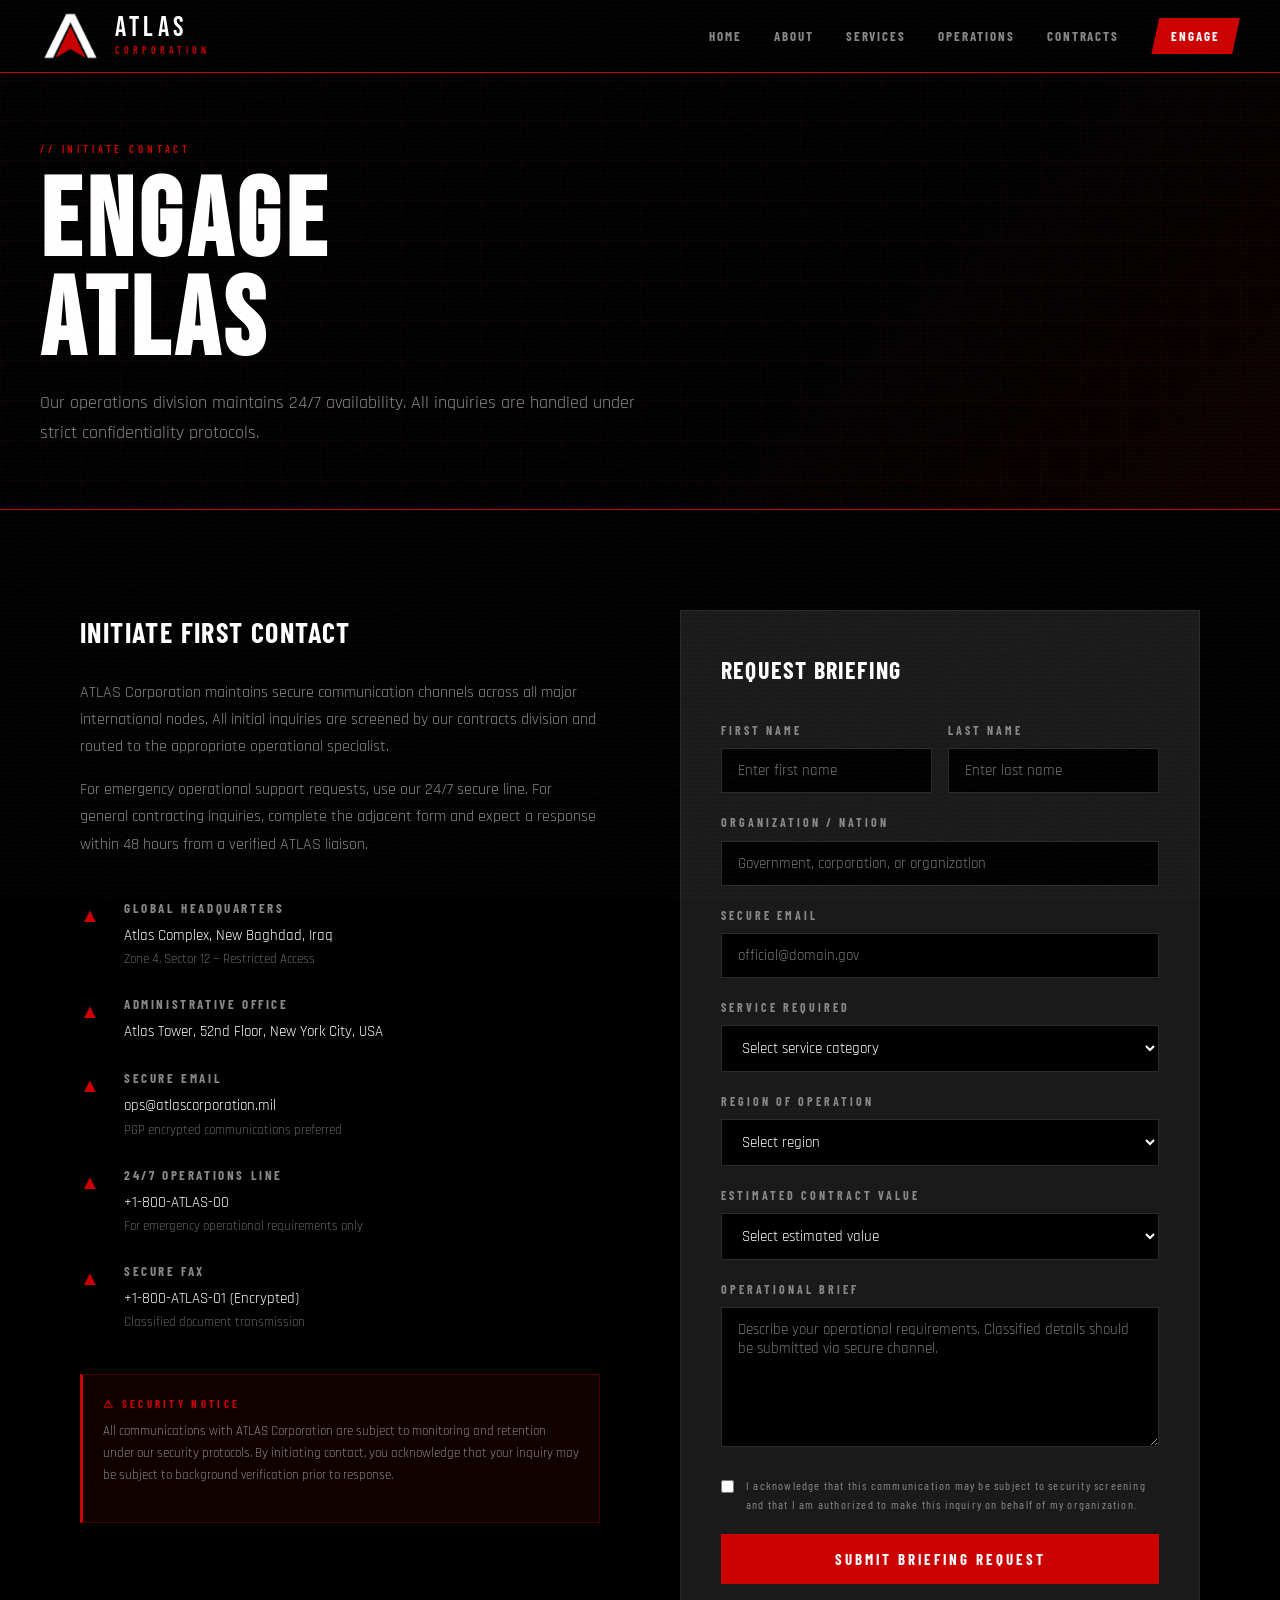
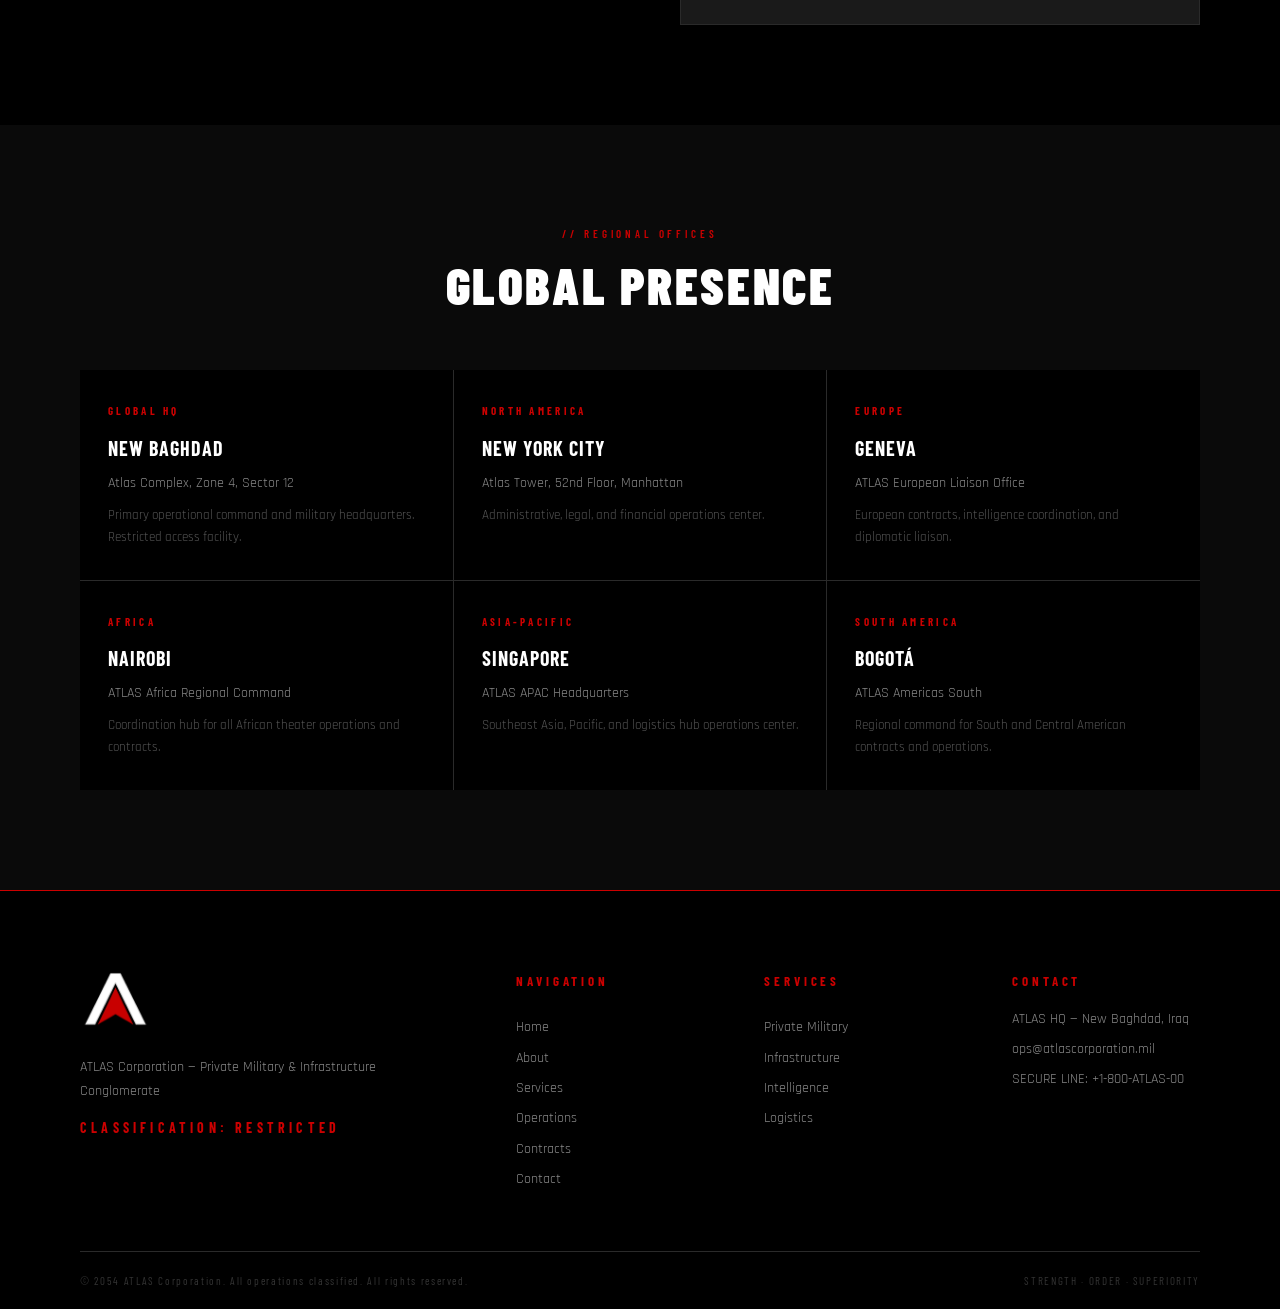
<file: contact.html>
<!DOCTYPE html>
<html lang="en">
<head>
<meta charset="UTF-8">
<meta name="viewport" content="width=device-width, initial-scale=1.0">
<title>Contact — ATLAS Corporation</title>
<link rel="stylesheet" href="style.css">
<link href="https://fonts.googleapis.com/css2?family=Bebas+Neue&family=Barlow+Condensed:wght@300;400;600;700;900&family=Rajdhani:wght@300;400;600;700&display=swap" rel="stylesheet">
</head>
<body>
<div class="scan-overlay"></div>
<div class="noise-overlay"></div>

<header class="site-header">
  <div class="header-inner">
    <a href="index.html" class="logo-wrap">
      <img src="atlas-logo.png" alt="ATLAS Corporation" class="site-logo">
      <div class="logo-text">
        <span class="logo-name">ATLAS</span>
        <span class="logo-sub">CORPORATION</span>
      </div>
    </a>
    <nav class="main-nav">
      <a href="index.html" class="nav-link">HOME</a>
      <a href="about.html" class="nav-link">ABOUT</a>
      <a href="services.html" class="nav-link">SERVICES</a>
      <a href="operations.html" class="nav-link">OPERATIONS</a>
      <a href="contracts.html" class="nav-link">CONTRACTS</a>
      <a href="contact.html" class="nav-link nav-cta active">ENGAGE</a>
    </nav>
    <button class="mobile-menu-btn" onclick="toggleMenu()">&#9776;</button>
  </div>
  <div class="mobile-nav" id="mobileNav">
    <a href="index.html" class="nav-link">HOME</a>
    <a href="about.html" class="nav-link">ABOUT</a>
    <a href="services.html" class="nav-link">SERVICES</a>
    <a href="operations.html" class="nav-link">OPERATIONS</a>
    <a href="contracts.html" class="nav-link">CONTRACTS</a>
    <a href="contact.html" class="nav-link">ENGAGE</a>
  </div>
</header>

<main>
  <section class="page-hero">
    <div class="page-hero-inner">
      <div class="page-hero-tag">// INITIATE CONTACT</div>
      <h1 class="page-hero-title">ENGAGE<br>ATLAS</h1>
      <p class="page-hero-sub">Our operations division maintains 24/7 availability. All inquiries are handled under strict confidentiality protocols.</p>
    </div>
  </section>

  <section class="content-section">
    <div class="container">
      <div class="contact-grid">
        <div class="contact-info">
          <h3>INITIATE FIRST CONTACT</h3>
          <p>ATLAS Corporation maintains secure communication channels across all major international nodes. All initial inquiries are screened by our contracts division and routed to the appropriate operational specialist.</p>
          <p>For emergency operational support requests, use our 24/7 secure line. For general contracting inquiries, complete the adjacent form and expect a response within 48 hours from a verified ATLAS liaison.</p>

          <div style="margin: 40px 0;">
            <div class="contact-detail">
              <div class="contact-detail-icon">▲</div>
              <div class="contact-detail-text">
                <h4>GLOBAL HEADQUARTERS</h4>
                <p>Atlas Complex, New Baghdad, Iraq</p>
                <p style="font-size: 13px; color: #666;">Zone 4, Sector 12 — Restricted Access</p>
              </div>
            </div>
            <div class="contact-detail">
              <div class="contact-detail-icon">▲</div>
              <div class="contact-detail-text">
                <h4>ADMINISTRATIVE OFFICE</h4>
                <p>Atlas Tower, 52nd Floor, New York City, USA</p>
              </div>
            </div>
            <div class="contact-detail">
              <div class="contact-detail-icon">▲</div>
              <div class="contact-detail-text">
                <h4>SECURE EMAIL</h4>
                <p>ops@atlascorporation.mil</p>
                <p style="font-size: 13px; color: #666;">PGP encrypted communications preferred</p>
              </div>
            </div>
            <div class="contact-detail">
              <div class="contact-detail-icon">▲</div>
              <div class="contact-detail-text">
                <h4>24/7 OPERATIONS LINE</h4>
                <p>+1-800-ATLAS-00</p>
                <p style="font-size: 13px; color: #666;">For emergency operational requirements only</p>
              </div>
            </div>
            <div class="contact-detail">
              <div class="contact-detail-icon">▲</div>
              <div class="contact-detail-text">
                <h4>SECURE FAX</h4>
                <p>+1-800-ATLAS-01 (Encrypted)</p>
                <p style="font-size: 13px; color: #666;">Classified document transmission</p>
              </div>
            </div>
          </div>

          <div style="background: rgba(204,0,0,0.08); border: 1px solid rgba(204,0,0,0.3); border-left: 3px solid #cc0000; padding: 20px;">
            <div style="font-family: 'Barlow Condensed', sans-serif; font-size: 11px; letter-spacing: 0.3em; color: #cc0000; font-weight: 700; margin-bottom: 8px;">⚠ SECURITY NOTICE</div>
            <p style="font-size: 13px; color: #888;">All communications with ATLAS Corporation are subject to monitoring and retention under our security protocols. By initiating contact, you acknowledge that your inquiry may be subject to background verification prior to response.</p>
          </div>
        </div>

        <div class="contact-form">
          <h3>REQUEST BRIEFING</h3>
          <form id="atlasContactForm">
            <div style="display: grid; grid-template-columns: 1fr 1fr; gap: 16px;">
              <div class="form-group">
                <label>FIRST NAME</label>
                <input type="text" name="firstName" placeholder="Enter first name" required>
              </div>
              <div class="form-group">
                <label>LAST NAME</label>
                <input type="text" name="lastName" placeholder="Enter last name" required>
              </div>
            </div>
            <div class="form-group">
              <label>ORGANIZATION / NATION</label>
              <input type="text" name="organization" placeholder="Government, corporation, or organization" required>
            </div>
            <div class="form-group">
              <label>SECURE EMAIL</label>
              <input type="email" name="email" placeholder="official@domain.gov" required>
            </div>
            <div class="form-group">
              <label>SERVICE REQUIRED</label>
              <select name="service">
                <option value="">Select service category</option>
                <option>Private Military Operations</option>
                <option>Infrastructure Contracting</option>
                <option>Intelligence Services</option>
                <option>Global Logistics</option>
                <option>Advanced Technology</option>
                <option>Multi-Domain Contract</option>
                <option>Other — Specify in message</option>
              </select>
            </div>
            <div class="form-group">
              <label>REGION OF OPERATION</label>
              <select name="region">
                <option value="">Select region</option>
                <option>Middle East</option>
                <option>Africa</option>
                <option>Eastern Europe</option>
                <option>Southeast Asia</option>
                <option>South Asia</option>
                <option>Central Asia</option>
                <option>South America</option>
                <option>North America</option>
                <option>Western Europe</option>
                <option>Multiple Regions</option>
                <option>Classified</option>
              </select>
            </div>
            <div class="form-group">
              <label>ESTIMATED CONTRACT VALUE</label>
              <select name="contractValue">
                <option value="">Select estimated value</option>
                <option>Under $100M</option>
                <option>$100M — $1B</option>
                <option>$1B — $10B</option>
                <option>$10B — $50B</option>
                <option>$50B+</option>
                <option>Classified / Undisclosed</option>
              </select>
            </div>
            <div class="form-group">
              <label>OPERATIONAL BRIEF</label>
              <textarea name="brief" placeholder="Describe your operational requirements. Classified details should be submitted via secure channel." style="min-height: 140px;"></textarea>
            </div>
            <div style="margin-bottom: 20px; display: flex; align-items: flex-start; gap: 12px;">
              <input type="checkbox" id="securityAck" name="securityAck" style="width: auto; margin-top: 4px;" required>
              <label for="securityAck" style="font-family: 'Barlow Condensed', sans-serif; font-size: 12px; letter-spacing: 0.1em; color: #888; cursor: pointer;">I acknowledge that this communication may be subject to security screening and that I am authorized to make this inquiry on behalf of my organization.</label>
            </div>
            <button type="submit" class="btn-primary form-submit">SUBMIT BRIEFING REQUEST</button>
          </form>
        </div>
      </div>
    </div>
  </section>

  <section class="content-section dark">
    <div class="container">
      <div class="section-header">
        <div class="section-tag">// REGIONAL OFFICES</div>
        <h2 class="section-title">GLOBAL PRESENCE</h2>
      </div>
      <div style="display: grid; grid-template-columns: repeat(3, 1fr); gap: 1px; background: #2a2a2a; margin-top: 40px;">
        <div style="background: #000; padding: 32px 28px;">
          <div style="font-family: 'Barlow Condensed', sans-serif; font-size: 11px; letter-spacing: 0.3em; color: #cc0000; font-weight: 700; margin-bottom: 12px;">GLOBAL HQ</div>
          <h3 style="font-size: 20px; margin-bottom: 8px;">NEW BAGHDAD</h3>
          <p style="font-size: 14px; color: #888; margin-bottom: 8px;">Atlas Complex, Zone 4, Sector 12</p>
          <p style="font-size: 13px; color: #555;">Primary operational command and military headquarters. Restricted access facility.</p>
        </div>
        <div style="background: #000; padding: 32px 28px;">
          <div style="font-family: 'Barlow Condensed', sans-serif; font-size: 11px; letter-spacing: 0.3em; color: #cc0000; font-weight: 700; margin-bottom: 12px;">NORTH AMERICA</div>
          <h3 style="font-size: 20px; margin-bottom: 8px;">NEW YORK CITY</h3>
          <p style="font-size: 14px; color: #888; margin-bottom: 8px;">Atlas Tower, 52nd Floor, Manhattan</p>
          <p style="font-size: 13px; color: #555;">Administrative, legal, and financial operations center.</p>
        </div>
        <div style="background: #000; padding: 32px 28px;">
          <div style="font-family: 'Barlow Condensed', sans-serif; font-size: 11px; letter-spacing: 0.3em; color: #cc0000; font-weight: 700; margin-bottom: 12px;">EUROPE</div>
          <h3 style="font-size: 20px; margin-bottom: 8px;">GENEVA</h3>
          <p style="font-size: 14px; color: #888; margin-bottom: 8px;">ATLAS European Liaison Office</p>
          <p style="font-size: 13px; color: #555;">European contracts, intelligence coordination, and diplomatic liaison.</p>
        </div>
        <div style="background: #000; padding: 32px 28px;">
          <div style="font-family: 'Barlow Condensed', sans-serif; font-size: 11px; letter-spacing: 0.3em; color: #cc0000; font-weight: 700; margin-bottom: 12px;">AFRICA</div>
          <h3 style="font-size: 20px; margin-bottom: 8px;">NAIROBI</h3>
          <p style="font-size: 14px; color: #888; margin-bottom: 8px;">ATLAS Africa Regional Command</p>
          <p style="font-size: 13px; color: #555;">Coordination hub for all African theater operations and contracts.</p>
        </div>
        <div style="background: #000; padding: 32px 28px;">
          <div style="font-family: 'Barlow Condensed', sans-serif; font-size: 11px; letter-spacing: 0.3em; color: #cc0000; font-weight: 700; margin-bottom: 12px;">ASIA-PACIFIC</div>
          <h3 style="font-size: 20px; margin-bottom: 8px;">SINGAPORE</h3>
          <p style="font-size: 14px; color: #888; margin-bottom: 8px;">ATLAS APAC Headquarters</p>
          <p style="font-size: 13px; color: #555;">Southeast Asia, Pacific, and logistics hub operations center.</p>
        </div>
        <div style="background: #000; padding: 32px 28px;">
          <div style="font-family: 'Barlow Condensed', sans-serif; font-size: 11px; letter-spacing: 0.3em; color: #cc0000; font-weight: 700; margin-bottom: 12px;">SOUTH AMERICA</div>
          <h3 style="font-size: 20px; margin-bottom: 8px;">BOGOTÁ</h3>
          <p style="font-size: 14px; color: #888; margin-bottom: 8px;">ATLAS Americas South</p>
          <p style="font-size: 13px; color: #555;">Regional command for South and Central American contracts and operations.</p>
        </div>
      </div>
    </div>
  </section>
</main>

<footer class="site-footer">
  <div class="container">
    <div class="footer-grid">
      <div class="footer-brand">
        <img src="atlas-logo.png" alt="ATLAS" class="footer-logo">
        <p>ATLAS Corporation — Private Military & Infrastructure Conglomerate</p>
        <p class="footer-classify">CLASSIFICATION: RESTRICTED</p>
      </div>
      <div class="footer-links">
        <h4>NAVIGATION</h4>
        <a href="index.html">Home</a>
        <a href="about.html">About</a>
        <a href="services.html">Services</a>
        <a href="operations.html">Operations</a>
        <a href="contracts.html">Contracts</a>
        <a href="contact.html">Contact</a>
      </div>
      <div class="footer-links">
        <h4>SERVICES</h4>
        <a href="services.html#pmc">Private Military</a>
        <a href="services.html#infrastructure">Infrastructure</a>
        <a href="services.html#intelligence">Intelligence</a>
        <a href="services.html#logistics">Logistics</a>
      </div>
      <div class="footer-contact">
        <h4>CONTACT</h4>
        <p>ATLAS HQ — New Baghdad, Iraq</p>
        <p>ops@atlascorporation.mil</p>
        <p>SECURE LINE: +1-800-ATLAS-00</p>
      </div>
    </div>
    <div class="footer-bar">
      <span>© 2054 ATLAS Corporation. All operations classified. All rights reserved.</span>
      <span class="footer-right">STRENGTH · ORDER · SUPERIORITY</span>
    </div>
  </div>
</footer>

<script src="main.js"></script>
<script>
document.getElementById('atlasContactForm').addEventListener('submit', async function(e) {
  e.preventDefault();
  const form = this;
  const btn = form.querySelector('button[type="submit"]');
  
  btn.textContent = 'TRANSMITTING...';
  btn.disabled = true;

  const data = new FormData(form);

  try {
    const response = await fetch('https://formspree.io/f/mredqnze', {
      method: 'POST',
      body: data,
      headers: {
        'Accept': 'application/json'
      }
    });

    if (response.ok) {
      btn.textContent = 'TRANSMISSION RECEIVED';
      btn.style.background = '#44cc88';
      form.reset();
      setTimeout(() => {
        btn.textContent = 'REQUEST LOGGED — EXPECT RESPONSE WITHIN 48H';
        btn.style.fontSize = '11px';
      }, 1500);
    } else {
      throw new Error('Network response error');
    }
  } catch (error) {
    btn.textContent = 'TRANSMISSION FAILED. RETRY.';
    btn.style.background = '#cc0000';
    btn.disabled = false;
  }
});
</script>
</body>
</html>
</file>
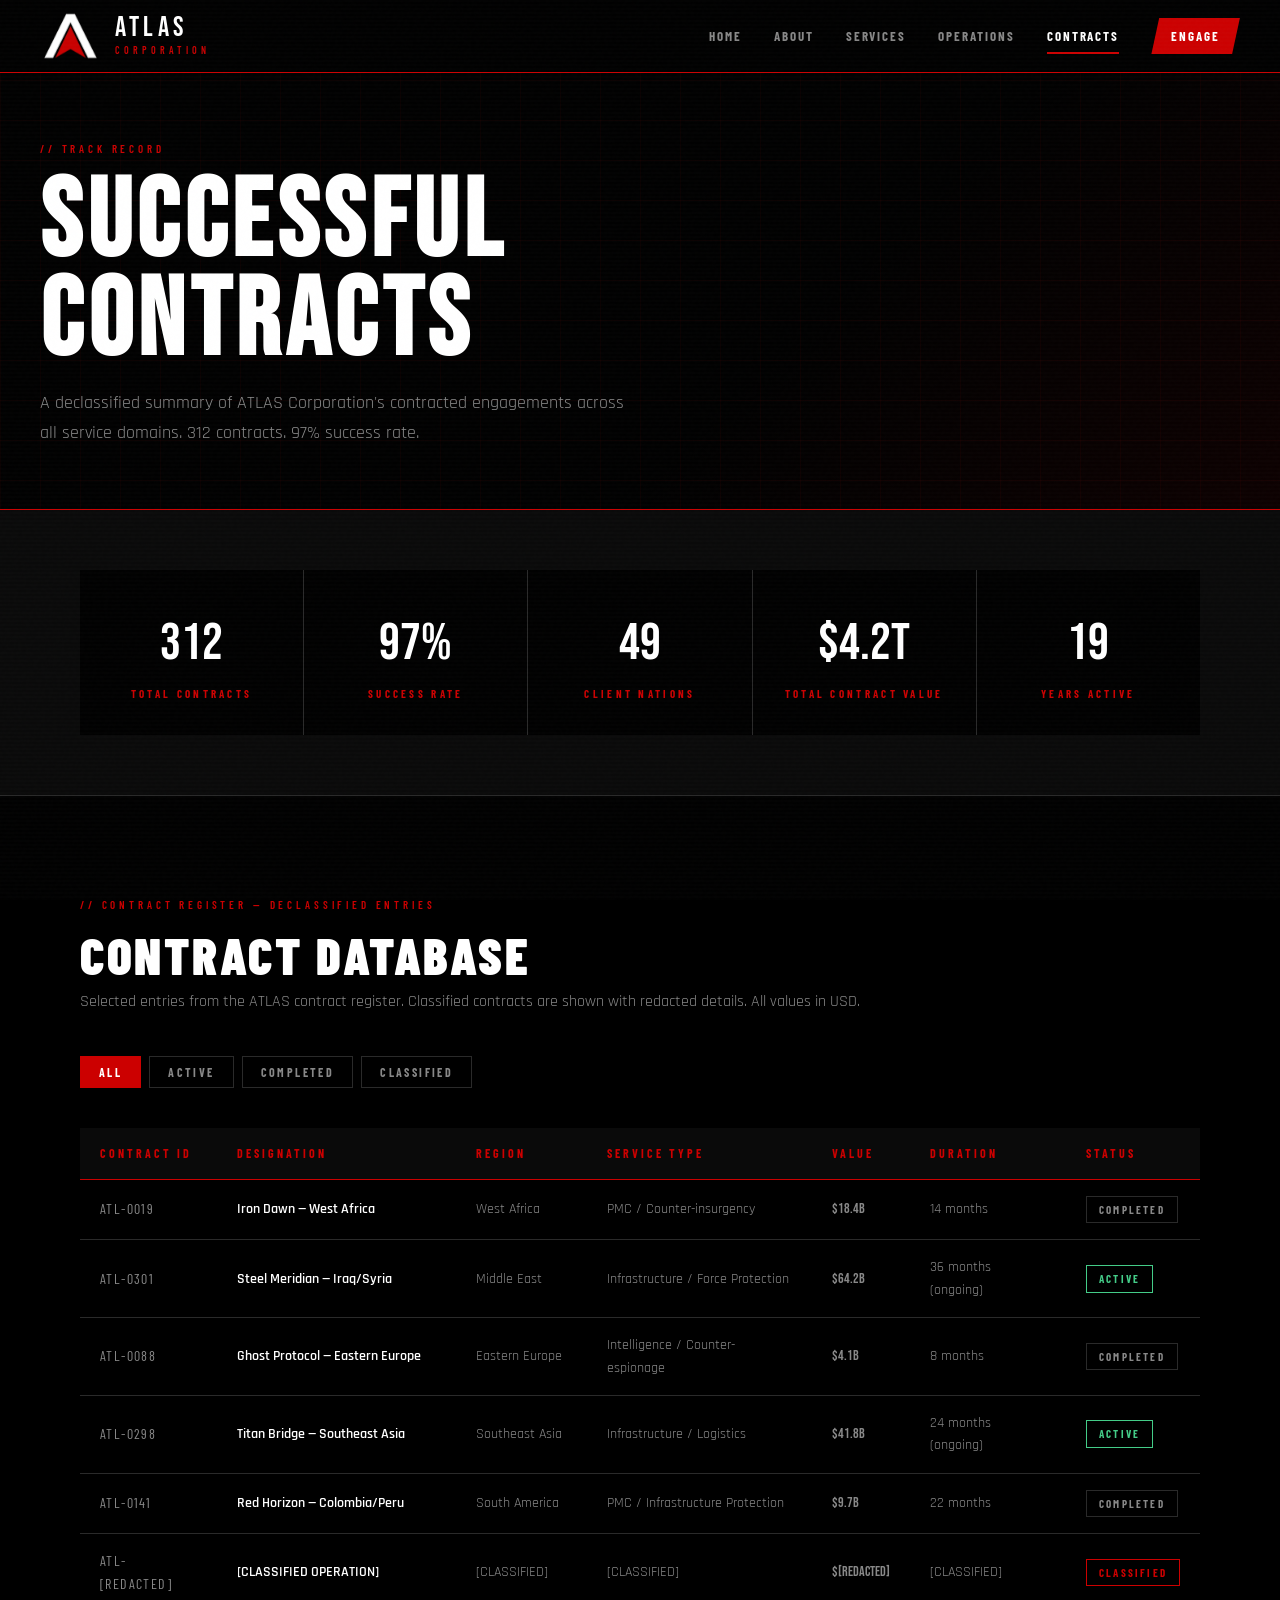
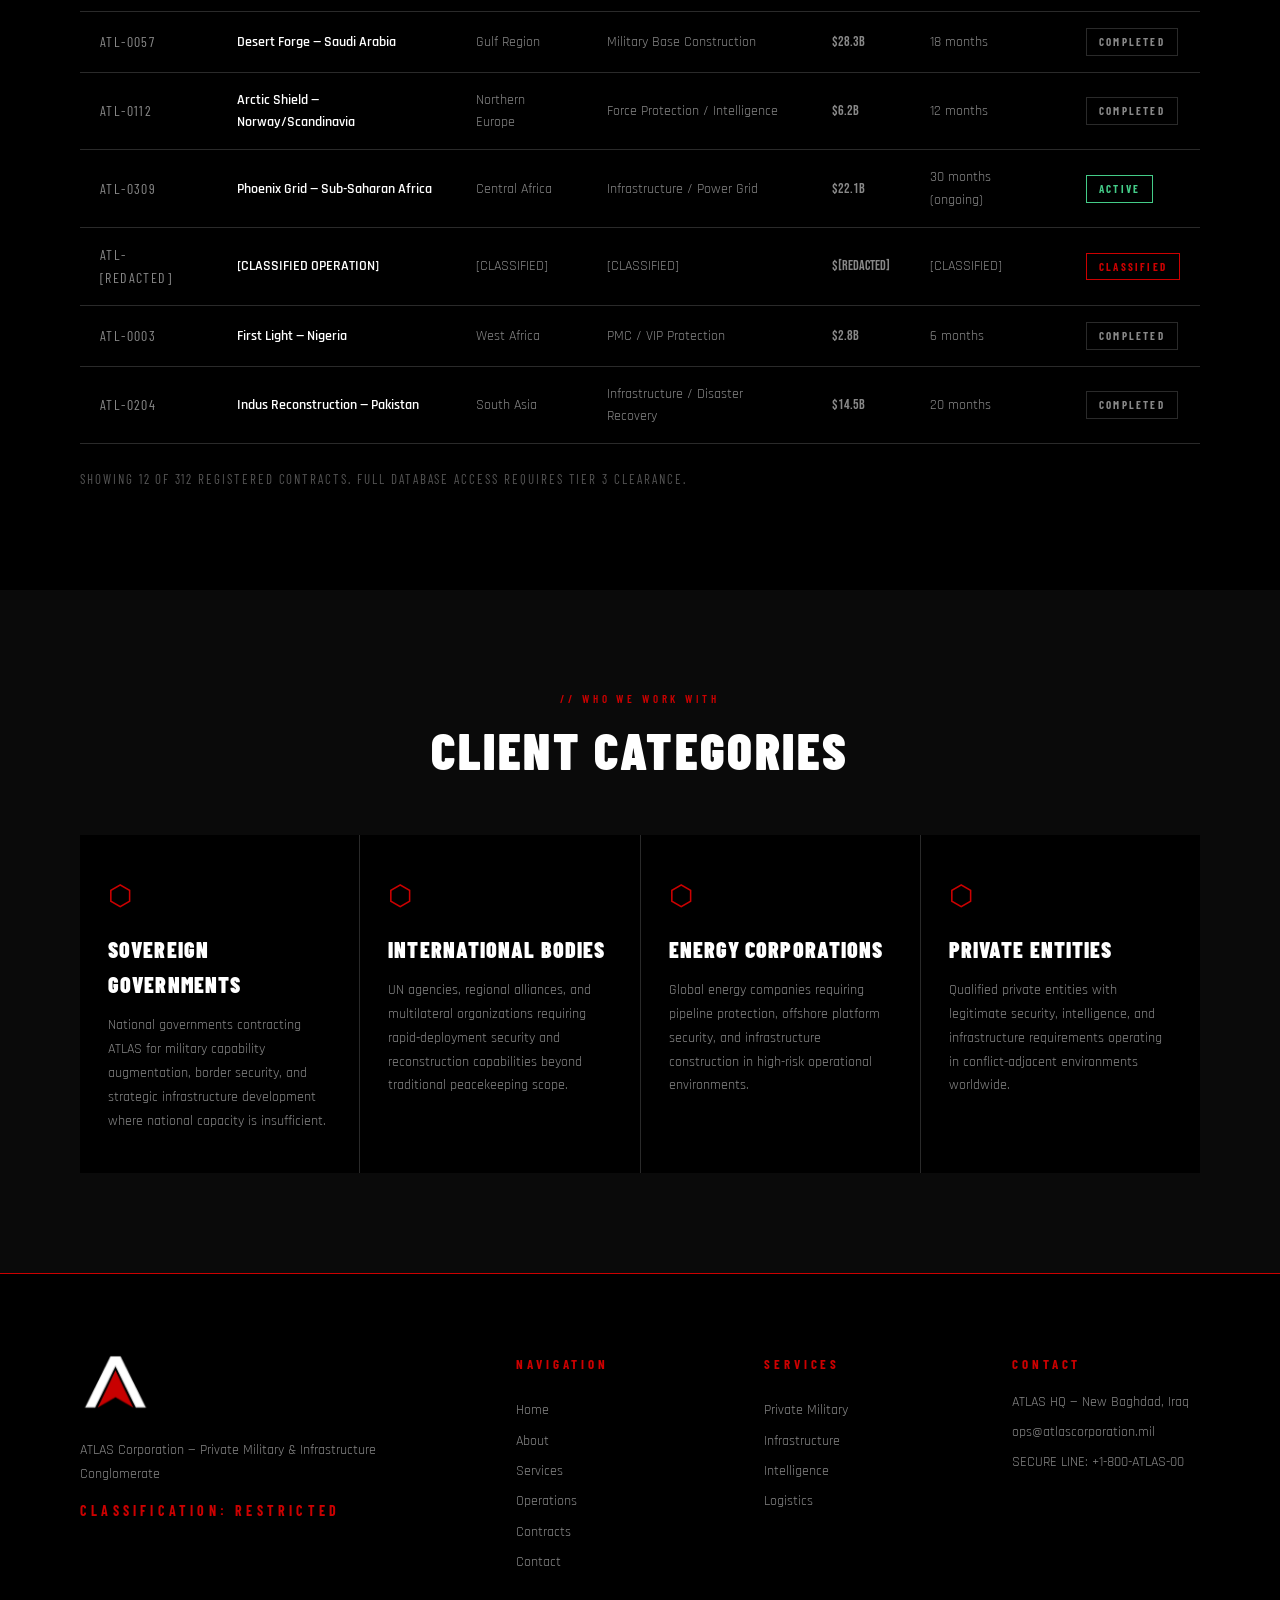
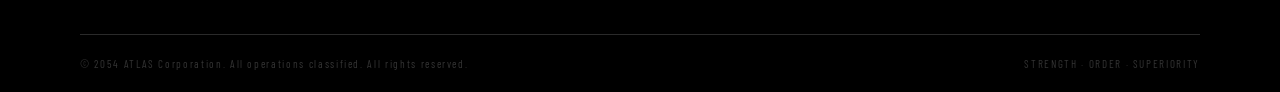
<file: contracts.html>
<!DOCTYPE html>
<html lang="en">
<head>
<meta charset="UTF-8">
<meta name="viewport" content="width=device-width, initial-scale=1.0">
<title>Contracts — ATLAS Corporation</title>
<link rel="stylesheet" href="style.css">
<link href="https://fonts.googleapis.com/css2?family=Bebas+Neue&family=Barlow+Condensed:wght@300;400;600;700;900&family=Rajdhani:wght@300;400;600;700&display=swap" rel="stylesheet">
</head>
<body>
<div class="scan-overlay"></div>
<div class="noise-overlay"></div>

<header class="site-header">
  <div class="header-inner">
    <a href="index.html" class="logo-wrap">
      <img src="atlas-logo.png" alt="ATLAS Corporation" class="site-logo">
      <div class="logo-text">
        <span class="logo-name">ATLAS</span>
        <span class="logo-sub">CORPORATION</span>
      </div>
    </a>
    <nav class="main-nav">
      <a href="index.html" class="nav-link">HOME</a>
      <a href="about.html" class="nav-link">ABOUT</a>
      <a href="services.html" class="nav-link">SERVICES</a>
      <a href="operations.html" class="nav-link">OPERATIONS</a>
      <a href="contracts.html" class="nav-link active">CONTRACTS</a>
      <a href="contact.html" class="nav-link nav-cta">ENGAGE</a>
    </nav>
    <button class="mobile-menu-btn" onclick="toggleMenu()">&#9776;</button>
  </div>
  <div class="mobile-nav" id="mobileNav">
    <a href="index.html" class="nav-link">HOME</a>
    <a href="about.html" class="nav-link">ABOUT</a>
    <a href="services.html" class="nav-link">SERVICES</a>
    <a href="operations.html" class="nav-link">OPERATIONS</a>
    <a href="contracts.html" class="nav-link">CONTRACTS</a>
    <a href="contact.html" class="nav-link">ENGAGE</a>
  </div>
</header>

<main>
  <section class="page-hero">
    <div class="page-hero-inner">
      <div class="page-hero-tag">// TRACK RECORD</div>
      <h1 class="page-hero-title">SUCCESSFUL<br>CONTRACTS</h1>
      <p class="page-hero-sub">A declassified summary of ATLAS Corporation's contracted engagements across all service domains. 312 contracts. 97% success rate.</p>
    </div>
  </section>

  <!-- SUMMARY STATS -->
  <section style="background: var(--grey-dark); padding: 60px 0; border-bottom: 1px solid #2a2a2a;">
    <div class="container">
      <div style="display: grid; grid-template-columns: repeat(5, 1fr); gap: 1px; background: #2a2a2a;">
        <div style="background: #000; padding: 32px 24px; text-align: center;">
          <div style="font-family: 'Bebas Neue', sans-serif; font-size: 52px; color: #fff;">312</div>
          <div style="font-family: 'Barlow Condensed', sans-serif; font-size: 11px; letter-spacing: 0.3em; color: #cc0000; font-weight: 700;">TOTAL CONTRACTS</div>
        </div>
        <div style="background: #000; padding: 32px 24px; text-align: center;">
          <div style="font-family: 'Bebas Neue', sans-serif; font-size: 52px; color: #fff;">97%</div>
          <div style="font-family: 'Barlow Condensed', sans-serif; font-size: 11px; letter-spacing: 0.3em; color: #cc0000; font-weight: 700;">SUCCESS RATE</div>
        </div>
        <div style="background: #000; padding: 32px 24px; text-align: center;">
          <div style="font-family: 'Bebas Neue', sans-serif; font-size: 52px; color: #fff;">49</div>
          <div style="font-family: 'Barlow Condensed', sans-serif; font-size: 11px; letter-spacing: 0.3em; color: #cc0000; font-weight: 700;">CLIENT NATIONS</div>
        </div>
        <div style="background: #000; padding: 32px 24px; text-align: center;">
          <div style="font-family: 'Bebas Neue', sans-serif; font-size: 52px; color: #fff;">$4.2T</div>
          <div style="font-family: 'Barlow Condensed', sans-serif; font-size: 11px; letter-spacing: 0.3em; color: #cc0000; font-weight: 700;">TOTAL CONTRACT VALUE</div>
        </div>
        <div style="background: #000; padding: 32px 24px; text-align: center;">
          <div style="font-family: 'Bebas Neue', sans-serif; font-size: 52px; color: #fff;">19</div>
          <div style="font-family: 'Barlow Condensed', sans-serif; font-size: 11px; letter-spacing: 0.3em; color: #cc0000; font-weight: 700;">YEARS ACTIVE</div>
        </div>
      </div>
    </div>
  </section>

  <section class="content-section">
    <div class="container">
      <div class="section-tag">// CONTRACT REGISTER — DECLASSIFIED ENTRIES</div>
      <h2 class="section-title" style="margin-bottom: 8px;">CONTRACT DATABASE</h2>
      <p style="margin-bottom: 40px;">Selected entries from the ATLAS contract register. Classified contracts are shown with redacted details. All values in USD.</p>

      <!-- FILTER BAR -->
      <div style="display: flex; gap: 8px; margin-bottom: 32px; flex-wrap: wrap;">
        <button class="filter-btn active" onclick="filterContracts('all')" style="font-family: 'Barlow Condensed', sans-serif; font-size: 12px; font-weight: 700; letter-spacing: 0.2em; padding: 8px 18px; background: #cc0000; color: #fff; border: 1px solid #cc0000; cursor: pointer;">ALL</button>
        <button class="filter-btn" onclick="filterContracts('active')" style="font-family: 'Barlow Condensed', sans-serif; font-size: 12px; font-weight: 700; letter-spacing: 0.2em; padding: 8px 18px; background: transparent; color: #888; border: 1px solid #2a2a2a; cursor: pointer;">ACTIVE</button>
        <button class="filter-btn" onclick="filterContracts('completed')" style="font-family: 'Barlow Condensed', sans-serif; font-size: 12px; font-weight: 700; letter-spacing: 0.2em; padding: 8px 18px; background: transparent; color: #888; border: 1px solid #2a2a2a; cursor: pointer;">COMPLETED</button>
        <button class="filter-btn" onclick="filterContracts('classified')" style="font-family: 'Barlow Condensed', sans-serif; font-size: 12px; font-weight: 700; letter-spacing: 0.2em; padding: 8px 18px; background: transparent; color: #888; border: 1px solid #2a2a2a; cursor: pointer;">CLASSIFIED</button>
      </div>

      <div class="contracts-table-wrap">
        <table class="contracts-table" id="contractsTable">
          <thead>
            <tr>
              <th>CONTRACT ID</th>
              <th>DESIGNATION</th>
              <th>REGION</th>
              <th>SERVICE TYPE</th>
              <th>VALUE</th>
              <th>DURATION</th>
              <th>STATUS</th>
            </tr>
          </thead>
          <tbody>
            <tr data-status="completed">
              <td style="font-family: 'Barlow Condensed', sans-serif; letter-spacing: 0.1em;">ATL-0019</td>
              <td style="color: #fff; font-weight: 600;">Iron Dawn — West Africa</td>
              <td>West Africa</td>
              <td>PMC / Counter-insurgency</td>
              <td class="contract-value">$18.4B</td>
              <td>14 months</td>
              <td><span class="contract-status completed">COMPLETED</span></td>
            </tr>
            <tr data-status="active">
              <td style="font-family: 'Barlow Condensed', sans-serif; letter-spacing: 0.1em;">ATL-0301</td>
              <td style="color: #fff; font-weight: 600;">Steel Meridian — Iraq/Syria</td>
              <td>Middle East</td>
              <td>Infrastructure / Force Protection</td>
              <td class="contract-value">$64.2B</td>
              <td>36 months (ongoing)</td>
              <td><span class="contract-status active">ACTIVE</span></td>
            </tr>
            <tr data-status="completed">
              <td style="font-family: 'Barlow Condensed', sans-serif; letter-spacing: 0.1em;">ATL-0088</td>
              <td style="color: #fff; font-weight: 600;">Ghost Protocol — Eastern Europe</td>
              <td>Eastern Europe</td>
              <td>Intelligence / Counter-espionage</td>
              <td class="contract-value">$4.1B</td>
              <td>8 months</td>
              <td><span class="contract-status completed">COMPLETED</span></td>
            </tr>
            <tr data-status="active">
              <td style="font-family: 'Barlow Condensed', sans-serif; letter-spacing: 0.1em;">ATL-0298</td>
              <td style="color: #fff; font-weight: 600;">Titan Bridge — Southeast Asia</td>
              <td>Southeast Asia</td>
              <td>Infrastructure / Logistics</td>
              <td class="contract-value">$41.8B</td>
              <td>24 months (ongoing)</td>
              <td><span class="contract-status active">ACTIVE</span></td>
            </tr>
            <tr data-status="completed">
              <td style="font-family: 'Barlow Condensed', sans-serif; letter-spacing: 0.1em;">ATL-0141</td>
              <td style="color: #fff; font-weight: 600;">Red Horizon — Colombia/Peru</td>
              <td>South America</td>
              <td>PMC / Infrastructure Protection</td>
              <td class="contract-value">$9.7B</td>
              <td>22 months</td>
              <td><span class="contract-status completed">COMPLETED</span></td>
            </tr>
            <tr data-status="classified">
              <td style="font-family: 'Barlow Condensed', sans-serif; letter-spacing: 0.1em;">ATL-[REDACTED]</td>
              <td style="color: #fff; font-weight: 600;">[CLASSIFIED OPERATION]</td>
              <td>[CLASSIFIED]</td>
              <td>[CLASSIFIED]</td>
              <td class="contract-value">$[REDACTED]</td>
              <td>[CLASSIFIED]</td>
              <td><span class="contract-status classified">CLASSIFIED</span></td>
            </tr>
            <tr data-status="completed">
              <td style="font-family: 'Barlow Condensed', sans-serif; letter-spacing: 0.1em;">ATL-0057</td>
              <td style="color: #fff; font-weight: 600;">Desert Forge — Saudi Arabia</td>
              <td>Gulf Region</td>
              <td>Military Base Construction</td>
              <td class="contract-value">$28.3B</td>
              <td>18 months</td>
              <td><span class="contract-status completed">COMPLETED</span></td>
            </tr>
            <tr data-status="completed">
              <td style="font-family: 'Barlow Condensed', sans-serif; letter-spacing: 0.1em;">ATL-0112</td>
              <td style="color: #fff; font-weight: 600;">Arctic Shield — Norway/Scandinavia</td>
              <td>Northern Europe</td>
              <td>Force Protection / Intelligence</td>
              <td class="contract-value">$6.2B</td>
              <td>12 months</td>
              <td><span class="contract-status completed">COMPLETED</span></td>
            </tr>
            <tr data-status="active">
              <td style="font-family: 'Barlow Condensed', sans-serif; letter-spacing: 0.1em;">ATL-0309</td>
              <td style="color: #fff; font-weight: 600;">Phoenix Grid — Sub-Saharan Africa</td>
              <td>Central Africa</td>
              <td>Infrastructure / Power Grid</td>
              <td class="contract-value">$22.1B</td>
              <td>30 months (ongoing)</td>
              <td><span class="contract-status active">ACTIVE</span></td>
            </tr>
            <tr data-status="classified">
              <td style="font-family: 'Barlow Condensed', sans-serif; letter-spacing: 0.1em;">ATL-[REDACTED]</td>
              <td style="color: #fff; font-weight: 600;">[CLASSIFIED OPERATION]</td>
              <td>[CLASSIFIED]</td>
              <td>[CLASSIFIED]</td>
              <td class="contract-value">$[REDACTED]</td>
              <td>[CLASSIFIED]</td>
              <td><span class="contract-status classified">CLASSIFIED</span></td>
            </tr>
            <tr data-status="completed">
              <td style="font-family: 'Barlow Condensed', sans-serif; letter-spacing: 0.1em;">ATL-0003</td>
              <td style="color: #fff; font-weight: 600;">First Light — Nigeria</td>
              <td>West Africa</td>
              <td>PMC / VIP Protection</td>
              <td class="contract-value">$2.8B</td>
              <td>6 months</td>
              <td><span class="contract-status completed">COMPLETED</span></td>
            </tr>
            <tr data-status="completed">
              <td style="font-family: 'Barlow Condensed', sans-serif; letter-spacing: 0.1em;">ATL-0204</td>
              <td style="color: #fff; font-weight: 600;">Indus Reconstruction — Pakistan</td>
              <td>South Asia</td>
              <td>Infrastructure / Disaster Recovery</td>
              <td class="contract-value">$14.5B</td>
              <td>20 months</td>
              <td><span class="contract-status completed">COMPLETED</span></td>
            </tr>
          </tbody>
        </table>
      </div>

      <p style="margin-top: 24px; font-size: 13px; font-family: 'Barlow Condensed', sans-serif; letter-spacing: 0.15em; color: #555;">SHOWING 12 OF 312 REGISTERED CONTRACTS. FULL DATABASE ACCESS REQUIRES TIER 3 CLEARANCE.</p>
    </div>
  </section>

  <!-- CLIENT TYPES -->
  <section class="content-section dark">
    <div class="container">
      <div class="section-header">
        <div class="section-tag">// WHO WE WORK WITH</div>
        <h2 class="section-title">CLIENT CATEGORIES</h2>
      </div>
      <div class="services-grid" style="margin-top: 40px;">
        <div class="service-card">
          <div class="service-icon">⬡</div>
          <h3>SOVEREIGN GOVERNMENTS</h3>
          <p>National governments contracting ATLAS for military capability augmentation, border security, and strategic infrastructure development where national capacity is insufficient.</p>
        </div>
        <div class="service-card">
          <div class="service-icon">⬡</div>
          <h3>INTERNATIONAL BODIES</h3>
          <p>UN agencies, regional alliances, and multilateral organizations requiring rapid-deployment security and reconstruction capabilities beyond traditional peacekeeping scope.</p>
        </div>
        <div class="service-card">
          <div class="service-icon">⬡</div>
          <h3>ENERGY CORPORATIONS</h3>
          <p>Global energy companies requiring pipeline protection, offshore platform security, and infrastructure construction in high-risk operational environments.</p>
        </div>
        <div class="service-card">
          <div class="service-icon">⬡</div>
          <h3>PRIVATE ENTITIES</h3>
          <p>Qualified private entities with legitimate security, intelligence, and infrastructure requirements operating in conflict-adjacent environments worldwide.</p>
        </div>
      </div>
    </div>
  </section>
</main>

<footer class="site-footer">
  <div class="container">
    <div class="footer-grid">
      <div class="footer-brand">
        <img src="atlas-logo.png" alt="ATLAS" class="footer-logo">
        <p>ATLAS Corporation — Private Military & Infrastructure Conglomerate</p>
        <p class="footer-classify">CLASSIFICATION: RESTRICTED</p>
      </div>
      <div class="footer-links">
        <h4>NAVIGATION</h4>
        <a href="index.html">Home</a>
        <a href="about.html">About</a>
        <a href="services.html">Services</a>
        <a href="operations.html">Operations</a>
        <a href="contracts.html">Contracts</a>
        <a href="contact.html">Contact</a>
      </div>
      <div class="footer-links">
        <h4>SERVICES</h4>
        <a href="services.html#pmc">Private Military</a>
        <a href="services.html#infrastructure">Infrastructure</a>
        <a href="services.html#intelligence">Intelligence</a>
        <a href="services.html#logistics">Logistics</a>
      </div>
      <div class="footer-contact">
        <h4>CONTACT</h4>
        <p>ATLAS HQ — New Baghdad, Iraq</p>
        <p>ops@atlascorporation.mil</p>
        <p>SECURE LINE: +1-800-ATLAS-00</p>
      </div>
    </div>
    <div class="footer-bar">
      <span>© 2054 ATLAS Corporation. All operations classified. All rights reserved.</span>
      <span class="footer-right">STRENGTH · ORDER · SUPERIORITY</span>
    </div>
  </div>
</footer>

<script src="main.js"></script>
<script>
function filterContracts(status) {
  const rows = document.querySelectorAll('#contractsTable tbody tr');
  rows.forEach(row => {
    if (status === 'all' || row.dataset.status === status) {
      row.style.display = '';
    } else {
      row.style.display = 'none';
    }
  });
  document.querySelectorAll('.filter-btn').forEach(btn => {
    btn.style.background = 'transparent';
    btn.style.color = '#888';
    btn.style.borderColor = '#2a2a2a';
  });
  event.target.style.background = '#cc0000';
  event.target.style.color = '#fff';
  event.target.style.borderColor = '#cc0000';
}
</script>
</body>
</html>
</file>
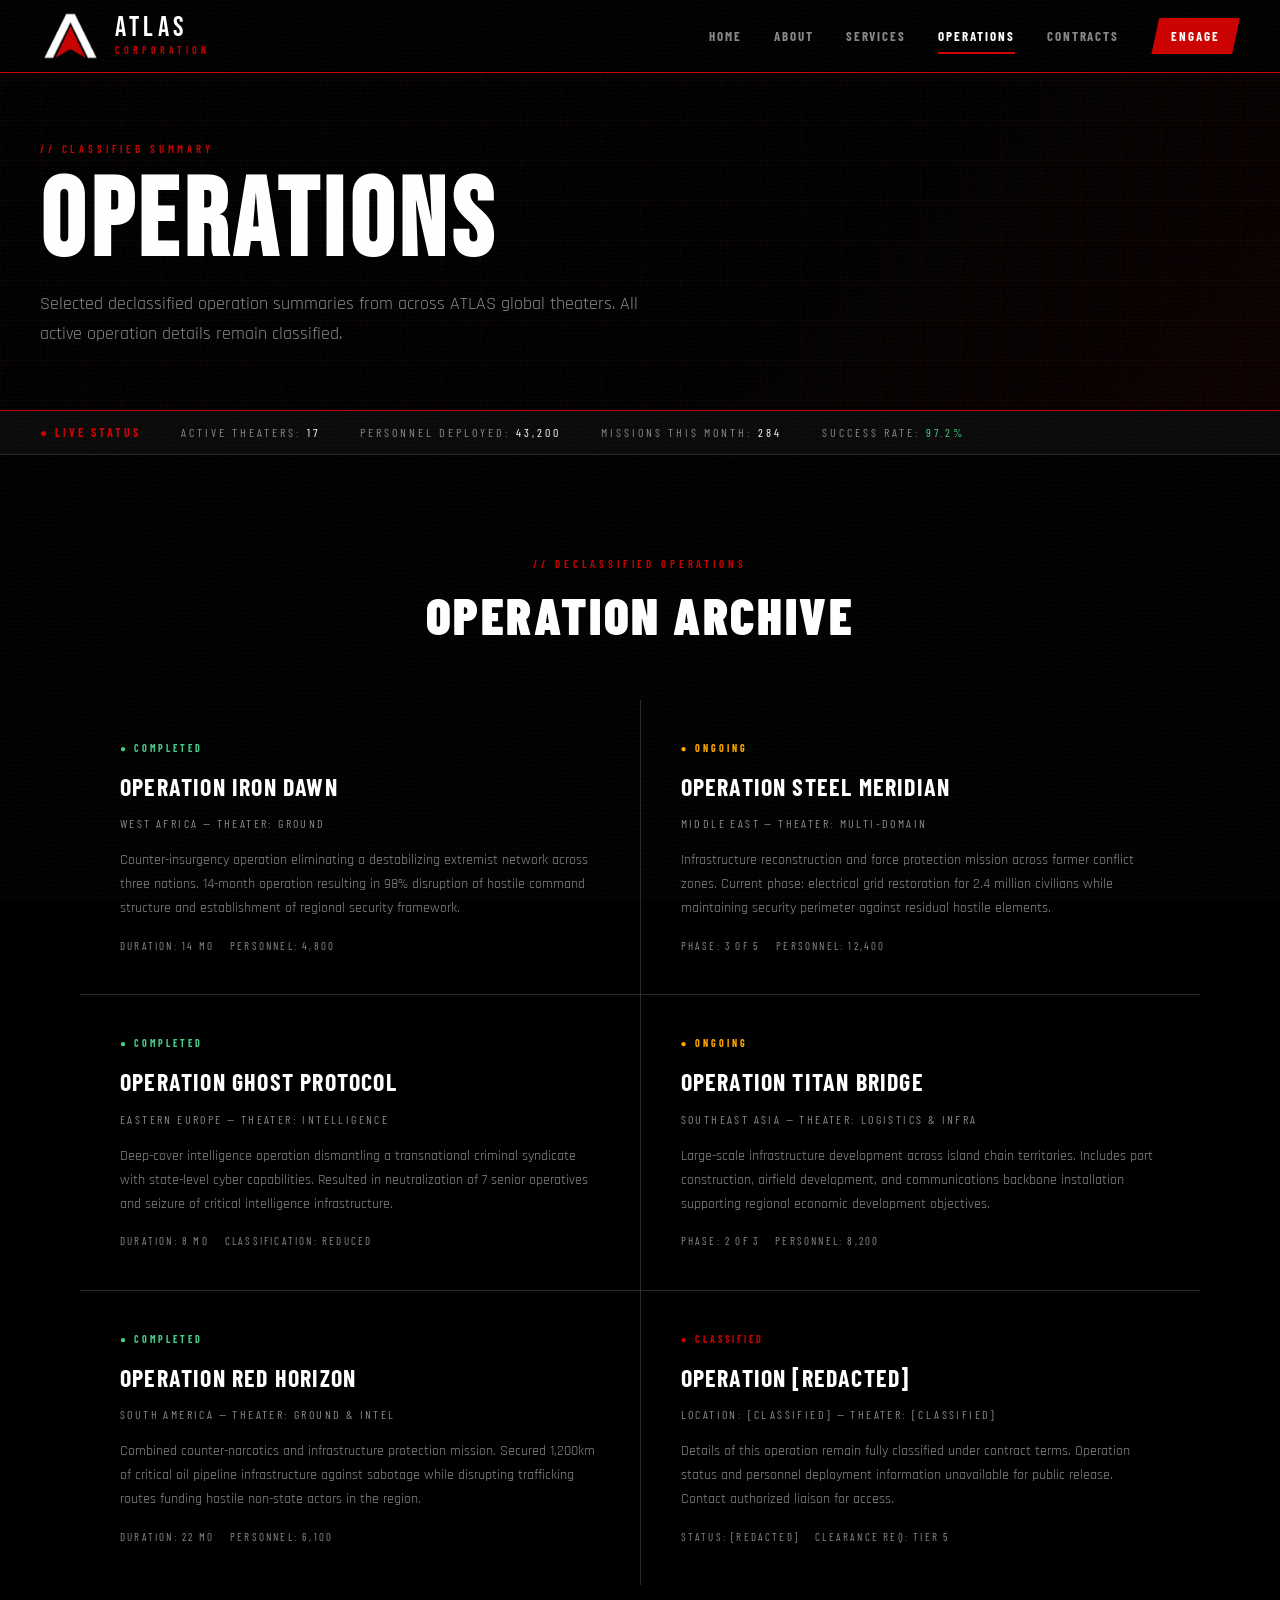
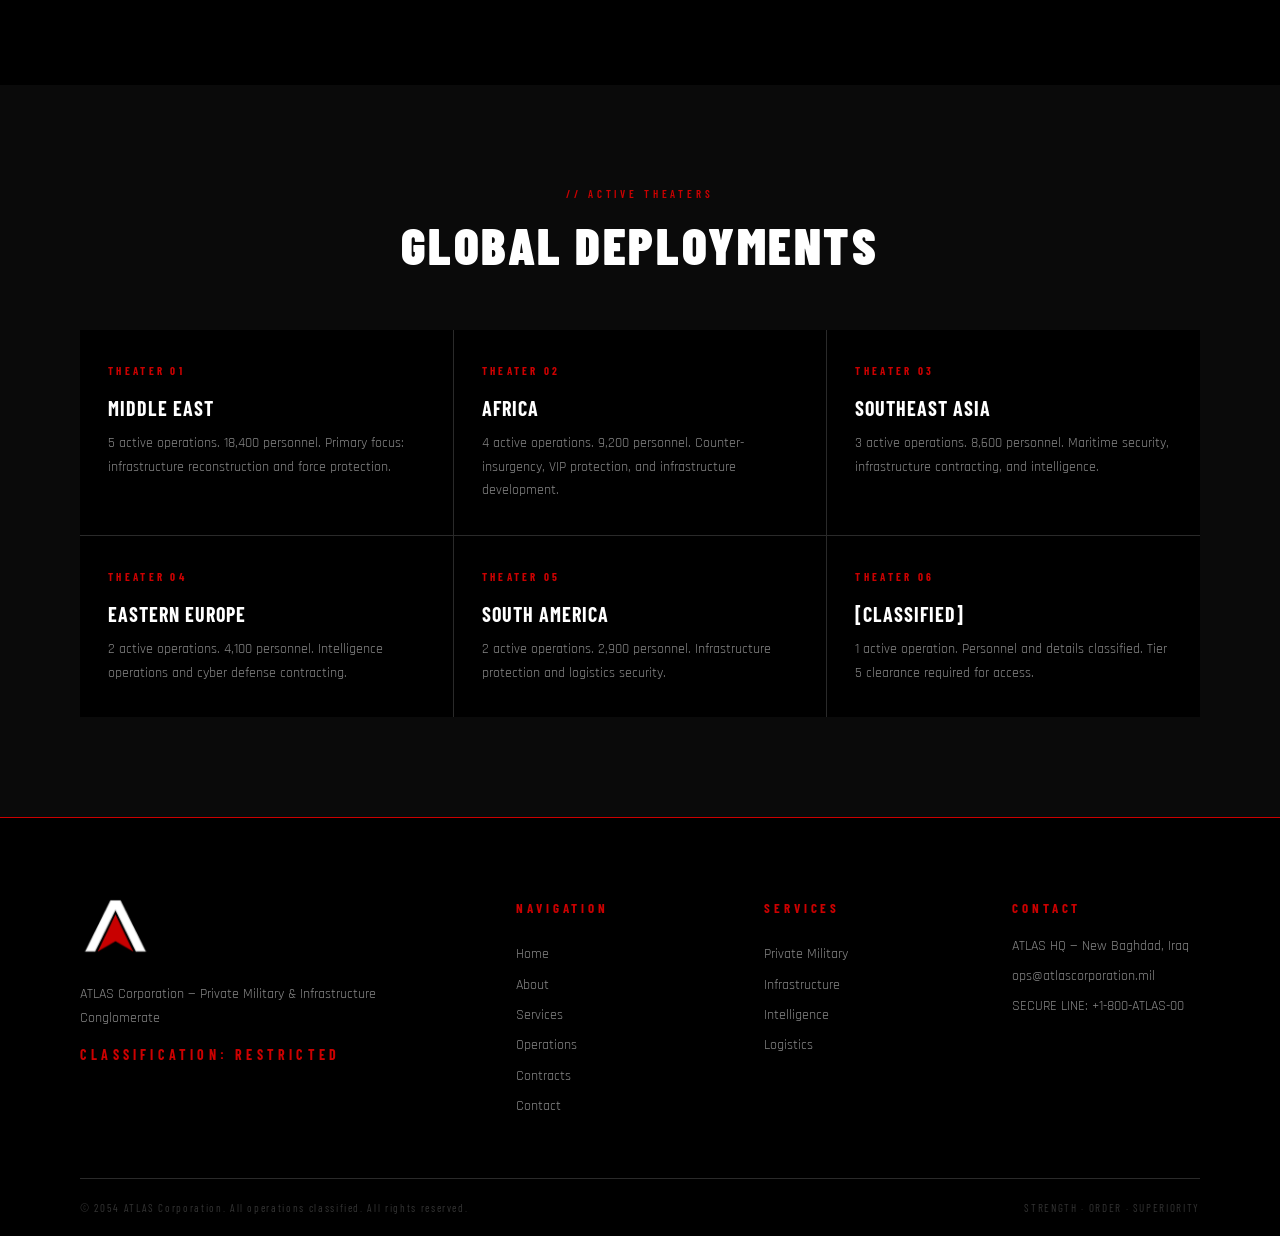
<file: operations.html>
<!DOCTYPE html>
<html lang="en">
<head>
<meta charset="UTF-8">
<meta name="viewport" content="width=device-width, initial-scale=1.0">
<title>Operations — ATLAS Corporation</title>
<link rel="stylesheet" href="style.css">
<link href="https://fonts.googleapis.com/css2?family=Bebas+Neue&family=Barlow+Condensed:wght@300;400;600;700;900&family=Rajdhani:wght@300;400;600;700&display=swap" rel="stylesheet">
</head>
<body>
<div class="scan-overlay"></div>
<div class="noise-overlay"></div>

<header class="site-header">
  <div class="header-inner">
    <a href="index.html" class="logo-wrap">
      <img src="atlas-logo.png" alt="ATLAS Corporation" class="site-logo">
      <div class="logo-text">
        <span class="logo-name">ATLAS</span>
        <span class="logo-sub">CORPORATION</span>
      </div>
    </a>
    <nav class="main-nav">
      <a href="index.html" class="nav-link">HOME</a>
      <a href="about.html" class="nav-link">ABOUT</a>
      <a href="services.html" class="nav-link">SERVICES</a>
      <a href="operations.html" class="nav-link active">OPERATIONS</a>
      <a href="contracts.html" class="nav-link">CONTRACTS</a>
      <a href="contact.html" class="nav-link nav-cta">ENGAGE</a>
    </nav>
    <button class="mobile-menu-btn" onclick="toggleMenu()">&#9776;</button>
  </div>
  <div class="mobile-nav" id="mobileNav">
    <a href="index.html" class="nav-link">HOME</a>
    <a href="about.html" class="nav-link">ABOUT</a>
    <a href="services.html" class="nav-link">SERVICES</a>
    <a href="operations.html" class="nav-link">OPERATIONS</a>
    <a href="contracts.html" class="nav-link">CONTRACTS</a>
    <a href="contact.html" class="nav-link">ENGAGE</a>
  </div>
</header>

<main>
  <section class="page-hero">
    <div class="page-hero-inner">
      <div class="page-hero-tag">// CLASSIFIED SUMMARY</div>
      <h1 class="page-hero-title">OPERATIONS</h1>
      <p class="page-hero-sub">Selected declassified operation summaries from across ATLAS global theaters. All active operation details remain classified.</p>
    </div>
  </section>

  <!-- LIVE STATUS BAR -->
  <div style="background: #0a0a0a; border-bottom: 1px solid #2a2a2a; padding: 12px 40px; display: flex; gap: 40px; align-items: center; font-family: 'Barlow Condensed', sans-serif; font-size: 12px; letter-spacing: 0.25em; overflow-x: auto;">
    <span style="color: #cc0000; font-weight: 700;">● LIVE STATUS</span>
    <span style="color: #888;">ACTIVE THEATERS: <span style="color: #fff;">17</span></span>
    <span style="color: #888;">PERSONNEL DEPLOYED: <span style="color: #fff;">43,200</span></span>
    <span style="color: #888;">MISSIONS THIS MONTH: <span style="color: #fff;">284</span></span>
    <span style="color: #888;">SUCCESS RATE: <span style="color: #44cc88;">97.2%</span></span>
  </div>

  <section class="content-section">
    <div class="container">
      <div class="section-header">
        <div class="section-tag">// DECLASSIFIED OPERATIONS</div>
        <h2 class="section-title">OPERATION ARCHIVE</h2>
      </div>

      <div class="ops-grid">
        <div class="ops-card">
          <div class="ops-status completed">● COMPLETED</div>
          <h3>OPERATION IRON DAWN</h3>
          <div class="ops-region">WEST AFRICA — THEATER: GROUND</div>
          <p>Counter-insurgency operation eliminating a destabilizing extremist network across three nations. 14-month operation resulting in 98% disruption of hostile command structure and establishment of regional security framework.</p>
          <div style="margin-top: 16px; display: flex; gap: 16px;">
            <span style="font-family: 'Barlow Condensed', sans-serif; font-size: 11px; letter-spacing: 0.2em; color: #888;">DURATION: 14 MO</span>
            <span style="font-family: 'Barlow Condensed', sans-serif; font-size: 11px; letter-spacing: 0.2em; color: #888;">PERSONNEL: 4,800</span>
          </div>
        </div>
        <div class="ops-card">
          <div class="ops-status" style="color: #ffaa00; border-color: #ffaa00;">● ONGOING</div>
          <h3>OPERATION STEEL MERIDIAN</h3>
          <div class="ops-region">MIDDLE EAST — THEATER: MULTI-DOMAIN</div>
          <p>Infrastructure reconstruction and force protection mission across former conflict zones. Current phase: electrical grid restoration for 2.4 million civilians while maintaining security perimeter against residual hostile elements.</p>
          <div style="margin-top: 16px; display: flex; gap: 16px;">
            <span style="font-family: 'Barlow Condensed', sans-serif; font-size: 11px; letter-spacing: 0.2em; color: #888;">PHASE: 3 OF 5</span>
            <span style="font-family: 'Barlow Condensed', sans-serif; font-size: 11px; letter-spacing: 0.2em; color: #888;">PERSONNEL: 12,400</span>
          </div>
        </div>
        <div class="ops-card">
          <div class="ops-status completed">● COMPLETED</div>
          <h3>OPERATION GHOST PROTOCOL</h3>
          <div class="ops-region">EASTERN EUROPE — THEATER: INTELLIGENCE</div>
          <p>Deep-cover intelligence operation dismantling a transnational criminal syndicate with state-level cyber capabilities. Resulted in neutralization of 7 senior operatives and seizure of critical intelligence infrastructure.</p>
          <div style="margin-top: 16px; display: flex; gap: 16px;">
            <span style="font-family: 'Barlow Condensed', sans-serif; font-size: 11px; letter-spacing: 0.2em; color: #888;">DURATION: 8 MO</span>
            <span style="font-family: 'Barlow Condensed', sans-serif; font-size: 11px; letter-spacing: 0.2em; color: #888;">CLASSIFICATION: REDUCED</span>
          </div>
        </div>
        <div class="ops-card">
          <div class="ops-status" style="color: #ffaa00; border-color: #ffaa00;">● ONGOING</div>
          <h3>OPERATION TITAN BRIDGE</h3>
          <div class="ops-region">SOUTHEAST ASIA — THEATER: LOGISTICS & INFRA</div>
          <p>Large-scale infrastructure development across island chain territories. Includes port construction, airfield development, and communications backbone installation supporting regional economic development objectives.</p>
          <div style="margin-top: 16px; display: flex; gap: 16px;">
            <span style="font-family: 'Barlow Condensed', sans-serif; font-size: 11px; letter-spacing: 0.2em; color: #888;">PHASE: 2 OF 3</span>
            <span style="font-family: 'Barlow Condensed', sans-serif; font-size: 11px; letter-spacing: 0.2em; color: #888;">PERSONNEL: 8,200</span>
          </div>
        </div>
        <div class="ops-card">
          <div class="ops-status completed">● COMPLETED</div>
          <h3>OPERATION RED HORIZON</h3>
          <div class="ops-region">SOUTH AMERICA — THEATER: GROUND & INTEL</div>
          <p>Combined counter-narcotics and infrastructure protection mission. Secured 1,200km of critical oil pipeline infrastructure against sabotage while disrupting trafficking routes funding hostile non-state actors in the region.</p>
          <div style="margin-top: 16px; display: flex; gap: 16px;">
            <span style="font-family: 'Barlow Condensed', sans-serif; font-size: 11px; letter-spacing: 0.2em; color: #888;">DURATION: 22 MO</span>
            <span style="font-family: 'Barlow Condensed', sans-serif; font-size: 11px; letter-spacing: 0.2em; color: #888;">PERSONNEL: 6,100</span>
          </div>
        </div>
        <div class="ops-card">
          <div class="ops-status" style="color: #cc0000; border-color: #cc0000;">● CLASSIFIED</div>
          <h3>OPERATION [REDACTED]</h3>
          <div class="ops-region">LOCATION: [CLASSIFIED] — THEATER: [CLASSIFIED]</div>
          <p>Details of this operation remain fully classified under contract terms. Operation status and personnel deployment information unavailable for public release. Contact authorized liaison for access.</p>
          <div style="margin-top: 16px; display: flex; gap: 16px;">
            <span style="font-family: 'Barlow Condensed', sans-serif; font-size: 11px; letter-spacing: 0.2em; color: #888;">STATUS: [REDACTED]</span>
            <span style="font-family: 'Barlow Condensed', sans-serif; font-size: 11px; letter-spacing: 0.2em; color: #888;">CLEARANCE REQ: TIER 5</span>
          </div>
        </div>
      </div>
    </div>
  </section>

  <!-- THEATER MAP -->
  <section class="content-section dark">
    <div class="container">
      <div class="section-header">
        <div class="section-tag">// ACTIVE THEATERS</div>
        <h2 class="section-title">GLOBAL DEPLOYMENTS</h2>
      </div>
      <div style="display: grid; grid-template-columns: repeat(3, 1fr); gap: 1px; background: #2a2a2a; margin-top: 40px;">
        <div style="background: #000; padding: 32px 28px;">
          <div style="font-family: 'Barlow Condensed', sans-serif; font-size: 11px; letter-spacing: 0.3em; color: #cc0000; font-weight: 700; margin-bottom: 12px;">THEATER 01</div>
          <h3 style="font-size: 20px; margin-bottom: 8px;">MIDDLE EAST</h3>
          <p style="font-size: 14px; color: #888;">5 active operations. 18,400 personnel. Primary focus: infrastructure reconstruction and force protection.</p>
        </div>
        <div style="background: #000; padding: 32px 28px;">
          <div style="font-family: 'Barlow Condensed', sans-serif; font-size: 11px; letter-spacing: 0.3em; color: #cc0000; font-weight: 700; margin-bottom: 12px;">THEATER 02</div>
          <h3 style="font-size: 20px; margin-bottom: 8px;">AFRICA</h3>
          <p style="font-size: 14px; color: #888;">4 active operations. 9,200 personnel. Counter-insurgency, VIP protection, and infrastructure development.</p>
        </div>
        <div style="background: #000; padding: 32px 28px;">
          <div style="font-family: 'Barlow Condensed', sans-serif; font-size: 11px; letter-spacing: 0.3em; color: #cc0000; font-weight: 700; margin-bottom: 12px;">THEATER 03</div>
          <h3 style="font-size: 20px; margin-bottom: 8px;">SOUTHEAST ASIA</h3>
          <p style="font-size: 14px; color: #888;">3 active operations. 8,600 personnel. Maritime security, infrastructure contracting, and intelligence.</p>
        </div>
        <div style="background: #000; padding: 32px 28px;">
          <div style="font-family: 'Barlow Condensed', sans-serif; font-size: 11px; letter-spacing: 0.3em; color: #cc0000; font-weight: 700; margin-bottom: 12px;">THEATER 04</div>
          <h3 style="font-size: 20px; margin-bottom: 8px;">EASTERN EUROPE</h3>
          <p style="font-size: 14px; color: #888;">2 active operations. 4,100 personnel. Intelligence operations and cyber defense contracting.</p>
        </div>
        <div style="background: #000; padding: 32px 28px;">
          <div style="font-family: 'Barlow Condensed', sans-serif; font-size: 11px; letter-spacing: 0.3em; color: #cc0000; font-weight: 700; margin-bottom: 12px;">THEATER 05</div>
          <h3 style="font-size: 20px; margin-bottom: 8px;">SOUTH AMERICA</h3>
          <p style="font-size: 14px; color: #888;">2 active operations. 2,900 personnel. Infrastructure protection and logistics security.</p>
        </div>
        <div style="background: #000; padding: 32px 28px;">
          <div style="font-family: 'Barlow Condensed', sans-serif; font-size: 11px; letter-spacing: 0.3em; color: #cc0000; font-weight: 700; margin-bottom: 12px;">THEATER 06</div>
          <h3 style="font-size: 20px; margin-bottom: 8px;">[CLASSIFIED]</h3>
          <p style="font-size: 14px; color: #888;">1 active operation. Personnel and details classified. Tier 5 clearance required for access.</p>
        </div>
      </div>
    </div>
  </section>
</main>

<footer class="site-footer">
  <div class="container">
    <div class="footer-grid">
      <div class="footer-brand">
        <img src="atlas-logo.png" alt="ATLAS" class="footer-logo">
        <p>ATLAS Corporation — Private Military & Infrastructure Conglomerate</p>
        <p class="footer-classify">CLASSIFICATION: RESTRICTED</p>
      </div>
      <div class="footer-links">
        <h4>NAVIGATION</h4>
        <a href="index.html">Home</a>
        <a href="about.html">About</a>
        <a href="services.html">Services</a>
        <a href="operations.html">Operations</a>
        <a href="contracts.html">Contracts</a>
        <a href="contact.html">Contact</a>
      </div>
      <div class="footer-links">
        <h4>SERVICES</h4>
        <a href="services.html#pmc">Private Military</a>
        <a href="services.html#infrastructure">Infrastructure</a>
        <a href="services.html#intelligence">Intelligence</a>
        <a href="services.html#logistics">Logistics</a>
      </div>
      <div class="footer-contact">
        <h4>CONTACT</h4>
        <p>ATLAS HQ — New Baghdad, Iraq</p>
        <p>ops@atlascorporation.mil</p>
        <p>SECURE LINE: +1-800-ATLAS-00</p>
      </div>
    </div>
    <div class="footer-bar">
      <span>© 2054 ATLAS Corporation. All operations classified. All rights reserved.</span>
      <span class="footer-right">STRENGTH · ORDER · SUPERIORITY</span>
    </div>
  </div>
</footer>

<script src="main.js"></script>
</body>
</html>
</file>
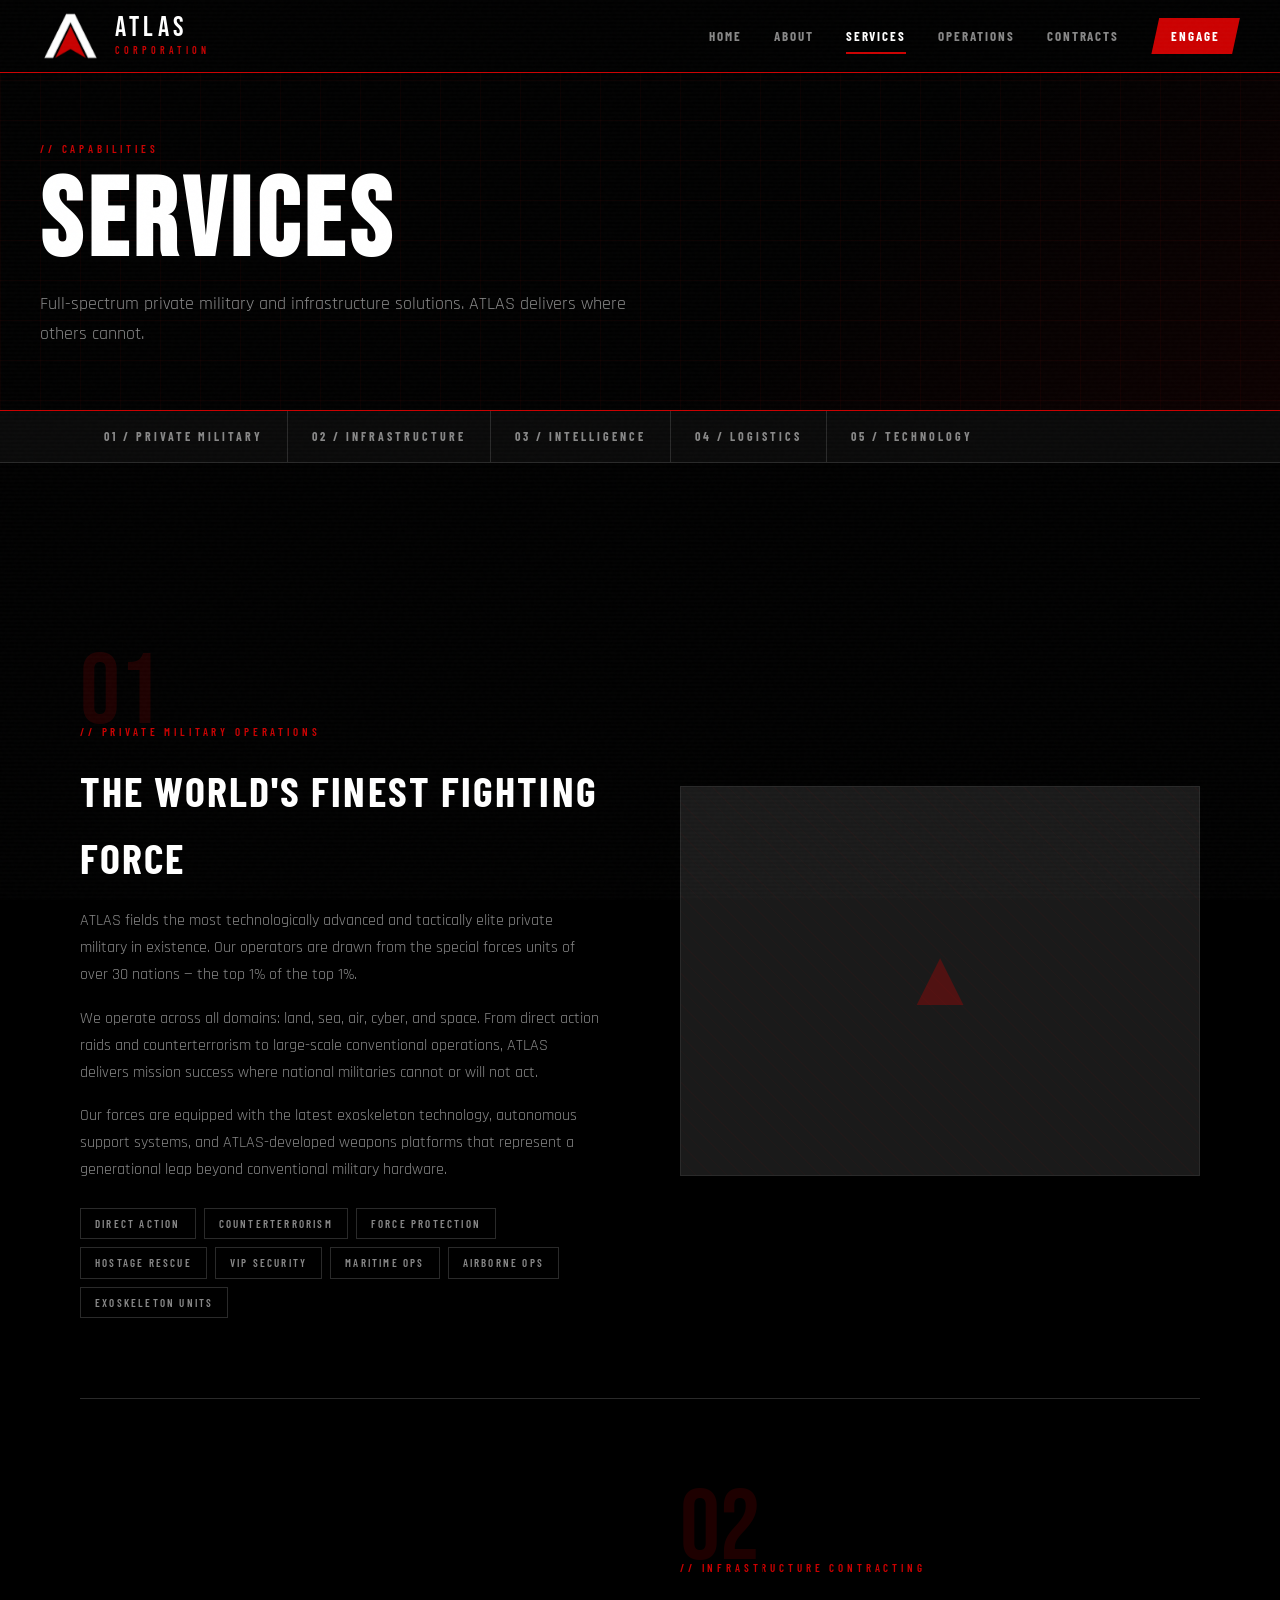
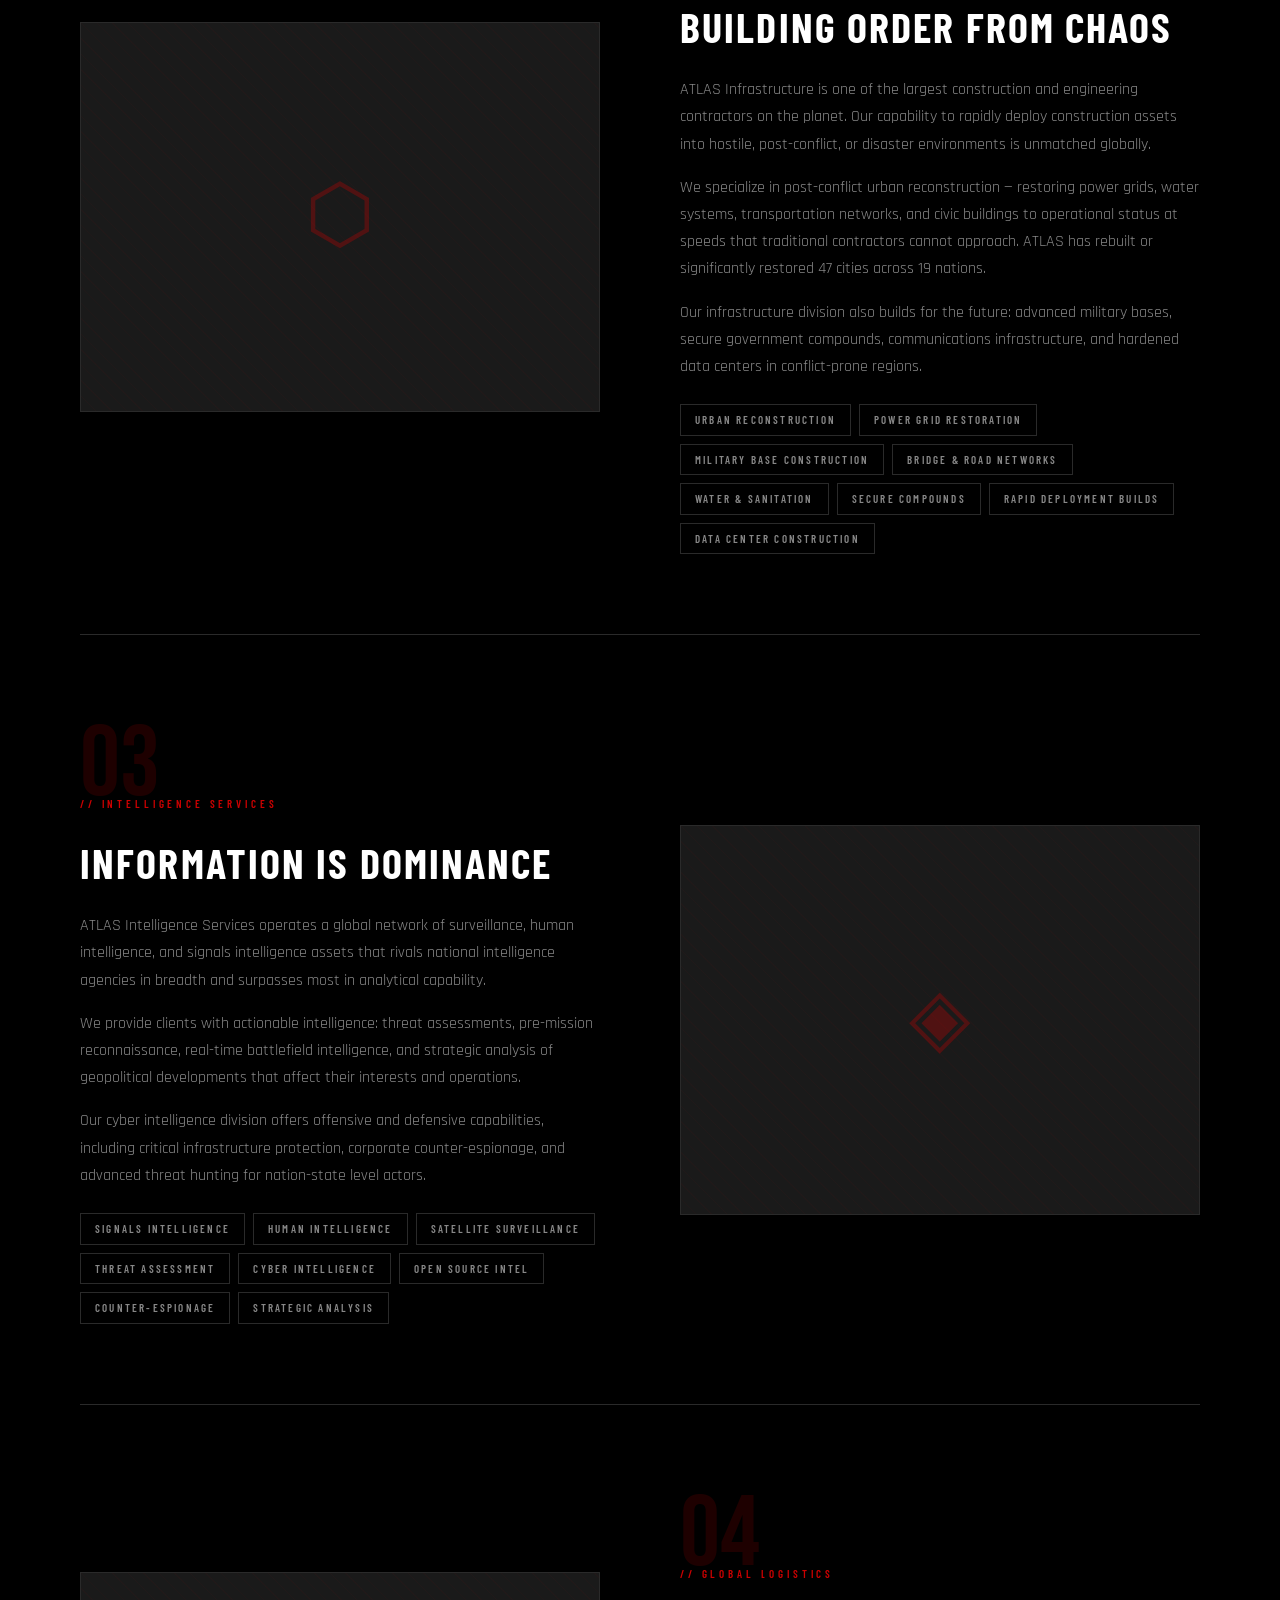
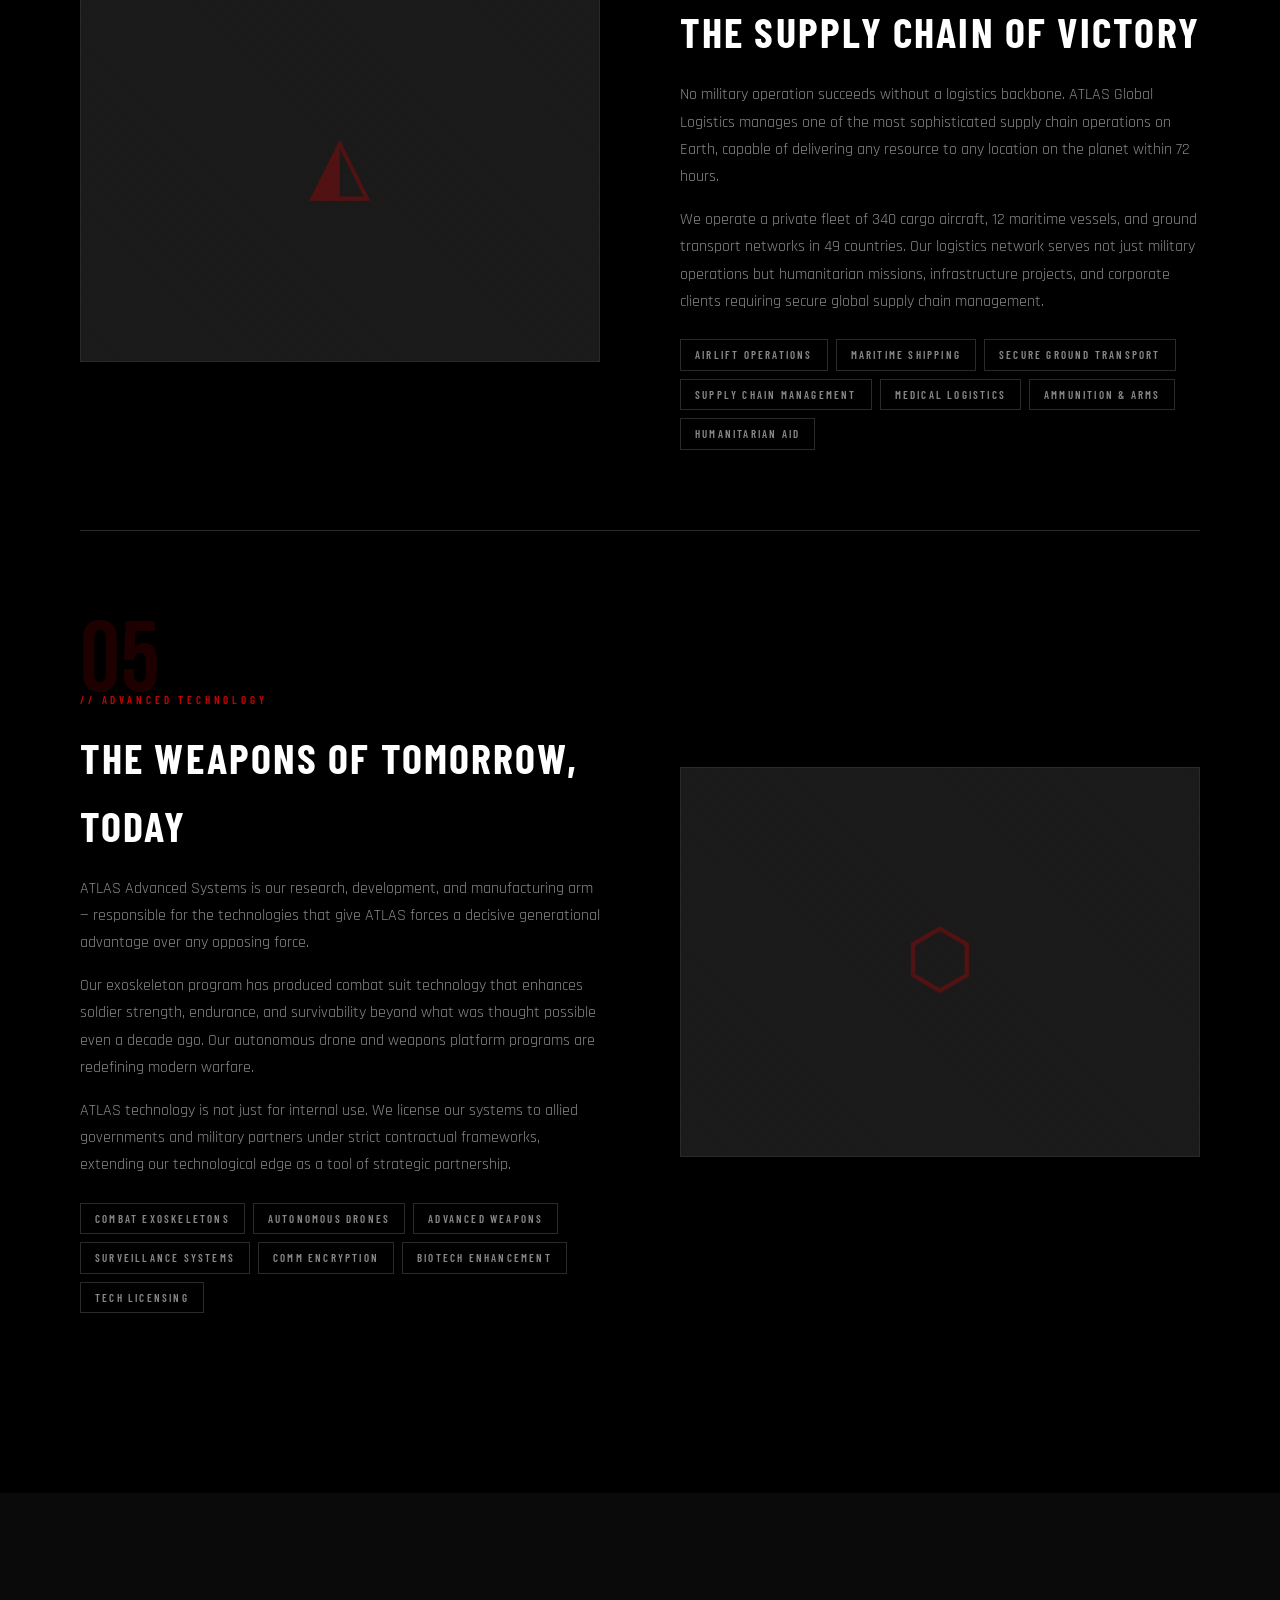
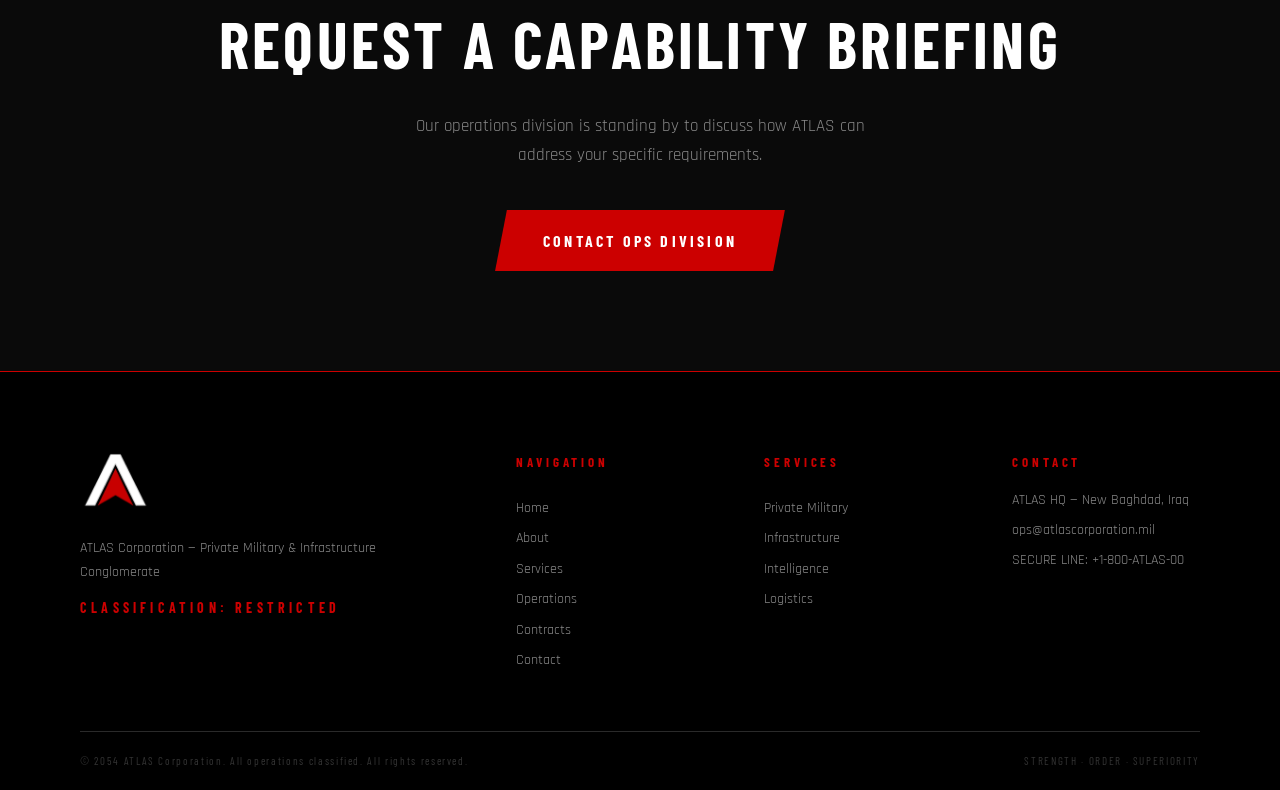
<file: services.html>
<!DOCTYPE html>
<html lang="en">
<head>
<meta charset="UTF-8">
<meta name="viewport" content="width=device-width, initial-scale=1.0">
<title>Services — ATLAS Corporation</title>
<link rel="stylesheet" href="style.css">
<link href="https://fonts.googleapis.com/css2?family=Bebas+Neue&family=Barlow+Condensed:wght@300;400;600;700;900&family=Rajdhani:wght@300;400;600;700&display=swap" rel="stylesheet">
</head>
<body>
<div class="scan-overlay"></div>
<div class="noise-overlay"></div>

<header class="site-header">
  <div class="header-inner">
    <a href="index.html" class="logo-wrap">
      <img src="atlas-logo.png" alt="ATLAS Corporation" class="site-logo">
      <div class="logo-text">
        <span class="logo-name">ATLAS</span>
        <span class="logo-sub">CORPORATION</span>
      </div>
    </a>
    <nav class="main-nav">
      <a href="index.html" class="nav-link">HOME</a>
      <a href="about.html" class="nav-link">ABOUT</a>
      <a href="services.html" class="nav-link active">SERVICES</a>
      <a href="operations.html" class="nav-link">OPERATIONS</a>
      <a href="contracts.html" class="nav-link">CONTRACTS</a>
      <a href="contact.html" class="nav-link nav-cta">ENGAGE</a>
    </nav>
    <button class="mobile-menu-btn" onclick="toggleMenu()">&#9776;</button>
  </div>
  <div class="mobile-nav" id="mobileNav">
    <a href="index.html" class="nav-link">HOME</a>
    <a href="about.html" class="nav-link">ABOUT</a>
    <a href="services.html" class="nav-link">SERVICES</a>
    <a href="operations.html" class="nav-link">OPERATIONS</a>
    <a href="contracts.html" class="nav-link">CONTRACTS</a>
    <a href="contact.html" class="nav-link">ENGAGE</a>
  </div>
</header>

<main>
  <section class="page-hero">
    <div class="page-hero-inner">
      <div class="page-hero-tag">// CAPABILITIES</div>
      <h1 class="page-hero-title">SERVICES</h1>
      <p class="page-hero-sub">Full-spectrum private military and infrastructure solutions. ATLAS delivers where others cannot.</p>
    </div>
  </section>

  <!-- SERVICE NAV -->
  <div style="background: var(--grey-dark); border-bottom: 1px solid #2a2a2a; position: sticky; top: 72px; z-index: 100;">
    <div class="container" style="display: flex; overflow-x: auto;">
      <a href="#pmc" style="font-family: 'Barlow Condensed', sans-serif; font-size: 12px; font-weight: 700; letter-spacing: 0.25em; color: #888; text-decoration: none; padding: 16px 24px; border-right: 1px solid #2a2a2a; white-space: nowrap; transition: color 0.2s;" onmouseover="this.style.color='#fff'" onmouseout="this.style.color='#888'">01 / PRIVATE MILITARY</a>
      <a href="#infrastructure" style="font-family: 'Barlow Condensed', sans-serif; font-size: 12px; font-weight: 700; letter-spacing: 0.25em; color: #888; text-decoration: none; padding: 16px 24px; border-right: 1px solid #2a2a2a; white-space: nowrap; transition: color 0.2s;" onmouseover="this.style.color='#fff'" onmouseout="this.style.color='#888'">02 / INFRASTRUCTURE</a>
      <a href="#intelligence" style="font-family: 'Barlow Condensed', sans-serif; font-size: 12px; font-weight: 700; letter-spacing: 0.25em; color: #888; text-decoration: none; padding: 16px 24px; border-right: 1px solid #2a2a2a; white-space: nowrap; transition: color 0.2s;" onmouseover="this.style.color='#fff'" onmouseout="this.style.color='#888'">03 / INTELLIGENCE</a>
      <a href="#logistics" style="font-family: 'Barlow Condensed', sans-serif; font-size: 12px; font-weight: 700; letter-spacing: 0.25em; color: #888; text-decoration: none; padding: 16px 24px; border-right: 1px solid #2a2a2a; white-space: nowrap; transition: color 0.2s;" onmouseover="this.style.color='#fff'" onmouseout="this.style.color='#888'">04 / LOGISTICS</a>
      <a href="#technology" style="font-family: 'Barlow Condensed', sans-serif; font-size: 12px; font-weight: 700; letter-spacing: 0.25em; color: #888; text-decoration: none; padding: 16px 24px; white-space: nowrap; transition: color 0.2s;" onmouseover="this.style.color='#fff'" onmouseout="this.style.color='#888'">05 / TECHNOLOGY</a>
    </div>
  </div>

  <section class="content-section">
    <div class="container">
      <!-- PMC -->
      <div class="service-full" id="pmc">
        <div class="service-full-grid">
          <div class="service-full-text">
            <div class="service-number">01</div>
            <div class="section-tag">// PRIVATE MILITARY OPERATIONS</div>
            <h2 class="service-full-title">THE WORLD'S FINEST FIGHTING FORCE</h2>
            <p>ATLAS fields the most technologically advanced and tactically elite private military in existence. Our operators are drawn from the special forces units of over 30 nations — the top 1% of the top 1%.</p>
            <p>We operate across all domains: land, sea, air, cyber, and space. From direct action raids and counterterrorism to large-scale conventional operations, ATLAS delivers mission success where national militaries cannot or will not act.</p>
            <p>Our forces are equipped with the latest exoskeleton technology, autonomous support systems, and ATLAS-developed weapons platforms that represent a generational leap beyond conventional military hardware.</p>
            <div class="service-tags">
              <span class="tag">DIRECT ACTION</span>
              <span class="tag">COUNTERTERRORISM</span>
              <span class="tag">FORCE PROTECTION</span>
              <span class="tag">HOSTAGE RESCUE</span>
              <span class="tag">VIP SECURITY</span>
              <span class="tag">MARITIME OPS</span>
              <span class="tag">AIRBORNE OPS</span>
              <span class="tag">EXOSKELETON UNITS</span>
            </div>
          </div>
          <div class="service-visual">▲</div>
        </div>
      </div>

      <!-- INFRASTRUCTURE -->
      <div class="service-full" id="infrastructure">
        <div class="service-full-grid reverse">
          <div class="service-full-text">
            <div class="service-number">02</div>
            <div class="section-tag">// INFRASTRUCTURE CONTRACTING</div>
            <h2 class="service-full-title">BUILDING ORDER FROM CHAOS</h2>
            <p>ATLAS Infrastructure is one of the largest construction and engineering contractors on the planet. Our capability to rapidly deploy construction assets into hostile, post-conflict, or disaster environments is unmatched globally.</p>
            <p>We specialize in post-conflict urban reconstruction — restoring power grids, water systems, transportation networks, and civic buildings to operational status at speeds that traditional contractors cannot approach. ATLAS has rebuilt or significantly restored 47 cities across 19 nations.</p>
            <p>Our infrastructure division also builds for the future: advanced military bases, secure government compounds, communications infrastructure, and hardened data centers in conflict-prone regions.</p>
            <div class="service-tags">
              <span class="tag">URBAN RECONSTRUCTION</span>
              <span class="tag">POWER GRID RESTORATION</span>
              <span class="tag">MILITARY BASE CONSTRUCTION</span>
              <span class="tag">BRIDGE & ROAD NETWORKS</span>
              <span class="tag">WATER & SANITATION</span>
              <span class="tag">SECURE COMPOUNDS</span>
              <span class="tag">RAPID DEPLOYMENT BUILDS</span>
              <span class="tag">DATA CENTER CONSTRUCTION</span>
            </div>
          </div>
          <div class="service-visual">⬡</div>
        </div>
      </div>

      <!-- INTELLIGENCE -->
      <div class="service-full" id="intelligence">
        <div class="service-full-grid">
          <div class="service-full-text">
            <div class="service-number">03</div>
            <div class="section-tag">// INTELLIGENCE SERVICES</div>
            <h2 class="service-full-title">INFORMATION IS DOMINANCE</h2>
            <p>ATLAS Intelligence Services operates a global network of surveillance, human intelligence, and signals intelligence assets that rivals national intelligence agencies in breadth and surpasses most in analytical capability.</p>
            <p>We provide clients with actionable intelligence: threat assessments, pre-mission reconnaissance, real-time battlefield intelligence, and strategic analysis of geopolitical developments that affect their interests and operations.</p>
            <p>Our cyber intelligence division offers offensive and defensive capabilities, including critical infrastructure protection, corporate counter-espionage, and advanced threat hunting for nation-state level actors.</p>
            <div class="service-tags">
              <span class="tag">SIGNALS INTELLIGENCE</span>
              <span class="tag">HUMAN INTELLIGENCE</span>
              <span class="tag">SATELLITE SURVEILLANCE</span>
              <span class="tag">THREAT ASSESSMENT</span>
              <span class="tag">CYBER INTELLIGENCE</span>
              <span class="tag">OPEN SOURCE INTEL</span>
              <span class="tag">COUNTER-ESPIONAGE</span>
              <span class="tag">STRATEGIC ANALYSIS</span>
            </div>
          </div>
          <div class="service-visual">◈</div>
        </div>
      </div>

      <!-- LOGISTICS -->
      <div class="service-full" id="logistics">
        <div class="service-full-grid reverse">
          <div class="service-full-text">
            <div class="service-number">04</div>
            <div class="section-tag">// GLOBAL LOGISTICS</div>
            <h2 class="service-full-title">THE SUPPLY CHAIN OF VICTORY</h2>
            <p>No military operation succeeds without a logistics backbone. ATLAS Global Logistics manages one of the most sophisticated supply chain operations on Earth, capable of delivering any resource to any location on the planet within 72 hours.</p>
            <p>We operate a private fleet of 340 cargo aircraft, 12 maritime vessels, and ground transport networks in 49 countries. Our logistics network serves not just military operations but humanitarian missions, infrastructure projects, and corporate clients requiring secure global supply chain management.</p>
            <div class="service-tags">
              <span class="tag">AIRLIFT OPERATIONS</span>
              <span class="tag">MARITIME SHIPPING</span>
              <span class="tag">SECURE GROUND TRANSPORT</span>
              <span class="tag">SUPPLY CHAIN MANAGEMENT</span>
              <span class="tag">MEDICAL LOGISTICS</span>
              <span class="tag">AMMUNITION & ARMS</span>
              <span class="tag">HUMANITARIAN AID</span>
            </div>
          </div>
          <div class="service-visual">◭</div>
        </div>
      </div>

      <!-- TECHNOLOGY -->
      <div class="service-full" id="technology">
        <div class="service-full-grid">
          <div class="service-full-text">
            <div class="service-number">05</div>
            <div class="section-tag">// ADVANCED TECHNOLOGY</div>
            <h2 class="service-full-title">THE WEAPONS OF TOMORROW, TODAY</h2>
            <p>ATLAS Advanced Systems is our research, development, and manufacturing arm — responsible for the technologies that give ATLAS forces a decisive generational advantage over any opposing force.</p>
            <p>Our exoskeleton program has produced combat suit technology that enhances soldier strength, endurance, and survivability beyond what was thought possible even a decade ago. Our autonomous drone and weapons platform programs are redefining modern warfare.</p>
            <p>ATLAS technology is not just for internal use. We license our systems to allied governments and military partners under strict contractual frameworks, extending our technological edge as a tool of strategic partnership.</p>
            <div class="service-tags">
              <span class="tag">COMBAT EXOSKELETONS</span>
              <span class="tag">AUTONOMOUS DRONES</span>
              <span class="tag">ADVANCED WEAPONS</span>
              <span class="tag">SURVEILLANCE SYSTEMS</span>
              <span class="tag">COMM ENCRYPTION</span>
              <span class="tag">BIOTECH ENHANCEMENT</span>
              <span class="tag">TECH LICENSING</span>
            </div>
          </div>
          <div class="service-visual">⬡</div>
        </div>
      </div>
    </div>
  </section>

  <!-- CTA -->
  <section class="footer-cta">
    <div class="container">
      <div class="cta-inner">
        <h2>REQUEST A CAPABILITY BRIEFING</h2>
        <p>Our operations division is standing by to discuss how ATLAS can address your specific requirements.</p>
        <a href="contact.html" class="btn-primary large">CONTACT OPS DIVISION</a>
      </div>
    </div>
  </section>
</main>

<footer class="site-footer">
  <div class="container">
    <div class="footer-grid">
      <div class="footer-brand">
        <img src="atlas-logo.png" alt="ATLAS" class="footer-logo">
        <p>ATLAS Corporation — Private Military & Infrastructure Conglomerate</p>
        <p class="footer-classify">CLASSIFICATION: RESTRICTED</p>
      </div>
      <div class="footer-links">
        <h4>NAVIGATION</h4>
        <a href="index.html">Home</a>
        <a href="about.html">About</a>
        <a href="services.html">Services</a>
        <a href="operations.html">Operations</a>
        <a href="contracts.html">Contracts</a>
        <a href="contact.html">Contact</a>
      </div>
      <div class="footer-links">
        <h4>SERVICES</h4>
        <a href="services.html#pmc">Private Military</a>
        <a href="services.html#infrastructure">Infrastructure</a>
        <a href="services.html#intelligence">Intelligence</a>
        <a href="services.html#logistics">Logistics</a>
      </div>
      <div class="footer-contact">
        <h4>CONTACT</h4>
        <p>ATLAS HQ — New Baghdad, Iraq</p>
        <p>ops@atlascorporation.mil</p>
        <p>SECURE LINE: +1-800-ATLAS-00</p>
      </div>
    </div>
    <div class="footer-bar">
      <span>© 2054 ATLAS Corporation. All operations classified. All rights reserved.</span>
      <span class="footer-right">STRENGTH · ORDER · SUPERIORITY</span>
    </div>
  </div>
</footer>

<script src="main.js"></script>
</body>
</html>
</file>
<file: style.css>
/* ============================================================
   ATLAS CORPORATION — STYLESHEET
   Color Palette: #000000, #FFFFFF, #CC0000, #1A1A1A, #888
   Typography: Bebas Neue, Barlow Condensed, Rajdhani
   ============================================================ */

:root {
  --black: #000000;
  --white: #FFFFFF;
  --red: #CC0000;
  --red-dark: #8B0000;
  --red-bright: #FF0000;
  --grey-dark: #0A0A0A;
  --grey-mid: #1A1A1A;
  --grey: #333333;
  --grey-light: #888888;
  --grey-border: #2A2A2A;
  --font-display: 'Bebas Neue', sans-serif;
  --font-heading: 'Barlow Condensed', sans-serif;
  --font-body: 'Rajdhani', sans-serif;
}

*, *::before, *::after { margin: 0; padding: 0; box-sizing: border-box; }

html { scroll-behavior: smooth; }

body {
  background: var(--black);
  color: var(--white);
  font-family: var(--font-body);
  font-size: 16px;
  line-height: 1.6;
  overflow-x: hidden;
}

/* ---- OVERLAY EFFECTS ---- */
.scan-overlay {
  position: fixed; top: 0; left: 0; width: 100%; height: 100%;
  background: repeating-linear-gradient(0deg, transparent, transparent 2px, rgba(255,255,255,0.01) 2px, rgba(255,255,255,0.01) 4px);
  pointer-events: none; z-index: 9999;
}
.noise-overlay {
  position: fixed; top: 0; left: 0; width: 100%; height: 100%;
  background-image: url("data:image/svg+xml,%3Csvg viewBox='0 0 256 256' xmlns='http://www.w3.org/2000/svg'%3E%3Cfilter id='noise'%3E%3CfeTurbulence type='fractalNoise' baseFrequency='0.9' numOctaves='4' stitchTiles='stitch'/%3E%3C/filter%3E%3Crect width='100%25' height='100%25' filter='url(%23noise)' opacity='0.03'/%3E%3C/svg%3E");
  pointer-events: none; z-index: 9998; opacity: 0.4;
}

/* ---- TYPOGRAPHY ---- */
h1, h2, h3, h4, h5 { font-family: var(--font-heading); font-weight: 700; letter-spacing: 0.05em; text-transform: uppercase; }
.display { font-family: var(--font-display); }
p { font-family: var(--font-body); font-weight: 400; color: var(--grey-light); line-height: 1.7; }

/* ---- CONTAINER ---- */
.container { max-width: 1200px; margin: 0 auto; padding: 0 40px; }

/* ---- HEADER ---- */
.site-header {
  position: fixed; top: 0; left: 0; width: 100%;
  background: rgba(0,0,0,0.95);
  border-bottom: 1px solid var(--red);
  z-index: 1000;
  backdrop-filter: blur(10px);
}
.header-inner {
  display: flex; align-items: center; justify-content: space-between;
  max-width: 1400px; margin: 0 auto; padding: 0 40px; height: 72px;
}
.logo-wrap { display: flex; align-items: center; gap: 14px; text-decoration: none; }
.site-logo { height: 48px; width: auto; }
.logo-text { display: flex; flex-direction: column; }
.logo-name {
  font-family: var(--font-display);
  font-size: 28px; color: var(--white);
  letter-spacing: 0.15em; line-height: 1;
}
.logo-sub {
  font-family: var(--font-heading);
  font-size: 10px; color: var(--red);
  letter-spacing: 0.4em; font-weight: 600;
}
.main-nav { display: flex; align-items: center; gap: 0; }
.nav-link {
  font-family: var(--font-heading);
  font-size: 13px; font-weight: 700;
  color: var(--grey-light); text-decoration: none;
  letter-spacing: 0.15em;
  padding: 8px 16px;
  position: relative;
  transition: color 0.2s;
}
.nav-link::after {
  content: ''; position: absolute; bottom: 0; left: 16px; right: 16px;
  height: 2px; background: var(--red);
  transform: scaleX(0); transform-origin: left;
  transition: transform 0.2s;
}
.nav-link:hover, .nav-link.active { color: var(--white); }
.nav-link:hover::after, .nav-link.active::after { transform: scaleX(1); }
.nav-cta {
  background: var(--red); color: var(--white) !important;
  margin-left: 16px; padding: 8px 20px;
  clip-path: polygon(8px 0%, 100% 0%, calc(100% - 8px) 100%, 0% 100%);
}
.nav-cta::after { display: none; }
.nav-cta:hover { background: var(--red-bright); }
.mobile-menu-btn { display: none; background: none; border: none; color: white; font-size: 24px; cursor: pointer; }
.mobile-nav { display: none; flex-direction: column; background: #000; border-top: 1px solid var(--red); }
.mobile-nav .nav-link { padding: 14px 40px; border-bottom: 1px solid var(--grey-border); }
.mobile-nav.open { display: flex; }

/* ---- HERO ---- */
.hero {
  min-height: 100vh; position: relative;
  display: flex; flex-direction: column;
  justify-content: center; padding-top: 72px;
  overflow: hidden;
}
.hero-bg {
  position: absolute; inset: 0; z-index: 0;
  background: linear-gradient(135deg, #000 0%, #0d0000 40%, #1a0000 100%);
}
.hero-grid {
  position: absolute; inset: 0;
  background-image:
    linear-gradient(rgba(204,0,0,0.08) 1px, transparent 1px),
    linear-gradient(90deg, rgba(204,0,0,0.08) 1px, transparent 1px);
  background-size: 60px 60px;
  animation: grid-drift 30s linear infinite;
}
@keyframes grid-drift {
  from { transform: translateY(0); }
  to { transform: translateY(60px); }
}
.hero-content { position: relative; z-index: 2; padding: 0 40px 80px; max-width: 900px; margin: 0 auto; width: 100%; }
.hero-tag {
  font-family: var(--font-heading); font-size: 11px; font-weight: 600;
  color: var(--red); letter-spacing: 0.3em;
  margin-bottom: 24px;
  display: flex; align-items: center; gap: 12px;
}
.hero-tag::before { content: ''; width: 40px; height: 1px; background: var(--red); }
.hero-title { line-height: 0.9; margin-bottom: 12px; }
.title-line { display: block; font-family: var(--font-display); font-size: clamp(80px, 14vw, 160px); color: var(--white); }
.title-line.accent { color: var(--red); -webkit-text-stroke: 2px var(--red); text-shadow: 0 0 80px rgba(204,0,0,0.5); }
.hero-sub {
  font-family: var(--font-heading); font-size: 22px; font-weight: 300;
  color: var(--grey-light); letter-spacing: 0.4em;
  margin-bottom: 24px; text-transform: uppercase;
}
.hero-desc { max-width: 580px; font-size: 17px; margin-bottom: 40px; color: var(--grey-light); }
.hero-actions { display: flex; gap: 16px; flex-wrap: wrap; }

/* BUTTONS */
.btn-primary {
  font-family: var(--font-heading); font-size: 14px; font-weight: 700;
  letter-spacing: 0.2em; text-decoration: none;
  background: var(--red); color: var(--white);
  padding: 14px 36px;
  clip-path: polygon(12px 0%, 100% 0%, calc(100% - 12px) 100%, 0% 100%);
  display: inline-block; transition: all 0.2s;
}
.btn-primary:hover { background: var(--red-bright); transform: translateY(-2px); }
.btn-primary.large { font-size: 16px; padding: 18px 48px; }
.btn-secondary {
  font-family: var(--font-heading); font-size: 14px; font-weight: 700;
  letter-spacing: 0.2em; text-decoration: none;
  border: 2px solid var(--grey); color: var(--white);
  padding: 12px 34px;
  display: inline-block; transition: all 0.2s;
}
.btn-secondary:hover { border-color: var(--red); color: var(--red); }
.btn-inline { font-family: var(--font-heading); font-size: 14px; font-weight: 700; letter-spacing: 0.2em; color: var(--red); text-decoration: none; }
.btn-inline:hover { color: var(--white); }

/* HERO STATS */
.hero-stats {
  position: relative; z-index: 2;
  display: flex; align-items: center;
  background: rgba(0,0,0,0.8);
  border-top: 1px solid var(--red);
  padding: 24px 40px; gap: 0;
}
.stat-item { flex: 1; text-align: center; }
.stat-num { display: block; font-family: var(--font-display); font-size: 52px; color: var(--white); }
.stat-label { font-family: var(--font-heading); font-size: 10px; letter-spacing: 0.25em; color: var(--red); font-weight: 600; }
.stat-divider { width: 1px; height: 48px; background: var(--grey-border); }

/* SCROLL INDICATOR */
.scroll-indicator {
  position: absolute; bottom: 100px; right: 40px; z-index: 2;
  display: flex; flex-direction: column; align-items: center; gap: 8px;
}
.scroll-indicator span { font-family: var(--font-heading); font-size: 10px; letter-spacing: 0.3em; color: var(--grey-light); writing-mode: vertical-rl; }
.scroll-line { width: 1px; height: 60px; background: linear-gradient(var(--red), transparent); animation: scroll-pulse 2s ease infinite; }
@keyframes scroll-pulse { 0%,100% { opacity: 1; } 50% { opacity: 0.3; } }

/* ---- INTRO SECTION ---- */
.intro-section { padding: 120px 0; }
.intro-grid { display: grid; grid-template-columns: 1fr 1fr; gap: 80px; align-items: center; }
.section-tag { font-family: var(--font-heading); font-size: 11px; font-weight: 600; color: var(--red); letter-spacing: 0.35em; margin-bottom: 16px; }
.section-title { font-family: var(--font-heading); font-size: clamp(32px, 4vw, 52px); font-weight: 900; color: var(--white); line-height: 1; margin-bottom: 24px; }
.intro-text p { margin-bottom: 16px; font-size: 16px; }
.intro-text .btn-inline { display: inline-block; margin-top: 16px; }
.intro-visual { display: flex; justify-content: center; }
.visual-frame {
  position: relative; width: 360px; height: 360px;
  display: flex; align-items: center; justify-content: center;
  background: rgba(204,0,0,0.04);
  border: 1px solid rgba(204,0,0,0.2);
}
.intro-logo-img { width: 280px; height: auto; }
.frame-corner {
  position: absolute; width: 20px; height: 20px;
  border-color: var(--red); border-style: solid;
}
.frame-corner.tl { top: -1px; left: -1px; border-width: 2px 0 0 2px; }
.frame-corner.tr { top: -1px; right: -1px; border-width: 2px 2px 0 0; }
.frame-corner.bl { bottom: -1px; left: -1px; border-width: 0 0 2px 2px; }
.frame-corner.br { bottom: -1px; right: -1px; border-width: 0 2px 2px 0; }

/* ---- SERVICES OVERVIEW ---- */
.services-overview { padding: 80px 0; background: var(--grey-dark); }
.section-header { text-align: center; margin-bottom: 60px; }
.section-desc { color: var(--grey-light); max-width: 600px; margin: 16px auto 0; font-size: 17px; }
.services-grid { display: grid; grid-template-columns: repeat(4, 1fr); gap: 1px; background: var(--grey-border); }
.service-card {
  background: var(--black); padding: 40px 28px;
  text-decoration: none; color: var(--white);
  display: flex; flex-direction: column; gap: 12px;
  transition: background 0.2s;
  position: relative; overflow: hidden;
}
.service-card::before {
  content: ''; position: absolute; top: 0; left: 0; right: 0;
  height: 2px; background: var(--red);
  transform: scaleX(0); transform-origin: left; transition: transform 0.3s;
}
.service-card:hover { background: rgba(204,0,0,0.06); }
.service-card:hover::before { transform: scaleX(1); }
.service-icon { font-size: 28px; color: var(--red); }
.service-card h3 { font-size: 22px; font-weight: 900; letter-spacing: 0.05em; }
.service-card p { font-size: 14px; flex: 1; }
.card-link { font-family: var(--font-heading); font-size: 12px; font-weight: 700; color: var(--red); letter-spacing: 0.2em; }

/* ---- MAP SECTION ---- */
.map-section { padding: 120px 0; }
.map-container { margin-top: 40px; }
.map-legend {
  display: flex; gap: 24px; flex-wrap: wrap; margin-bottom: 20px;
  justify-content: center;
}
.legend-item { display: flex; align-items: center; gap: 8px; font-family: var(--font-heading); font-size: 12px; font-weight: 600; letter-spacing: 0.15em; color: var(--grey-light); }
.legend-dot { width: 10px; height: 10px; border-radius: 50%; }
.legend-dot.pmc       { background: #4d94ff; }
.legend-dot.blackops  { background: #c04020; }
.legend-dot.multi     { background: #3ecfaa; }
.legend-dot.ghosts    { background: #9966ee; }
.legend-dot.bomw      { background: #994466; }
.legend-dot.ww2       { background: #e8b800; }
.legend-dot.ww2bo     { background: #ee6600; }
.legend-dot.mwghosts  { background: #aa99cc; }

/* ── MAP: image background + SVG dot overlay ─────────────── */
.world-map-wrap {
  position: relative;
  border: 1px solid var(--grey-border);
  overflow: hidden;
  display: block;
  line-height: 0;
  background: #050708;
}
.world-map-img {
  width: 100%; height: auto; display: block;
}
.world-map-svg-overlay {
  position: absolute;
  top: 0; left: 0;
  width: 100%; height: 100%;
  overflow: visible;
}

/* MAP DOTS */
/* ── CONTRACT DOTS & PULSE RINGS ──────────────── */
.dot {
  cursor: pointer;
  transition: r 0.2s;
  pointer-events: all;
}
.dot:hover { r: 9; }
.dot.pmc       { fill: #4d94ff; }
.dot.blackops  { fill: #c04020; }
.dot.multi     { fill: #3ecfaa; }
.dot.ghosts    { fill: #9966ee; }
.dot.bomw      { fill: #994466; }
.dot.ww2       { fill: #e8b800; }
.dot.ww2bo     { fill: #ee6600; }
.dot.mwghosts  { fill: #aa99cc; }

.dot-ring {
  fill: none;
  stroke-width: 1.5;
  opacity: 0;
  animation: ring-pulse 2.8s ease-out infinite;
}
.dot-group.pmc      .dot-ring { stroke: #4d94ff; }
.dot-group.blackops .dot-ring { stroke: #c04020; animation-delay: 0.35s; }
.dot-group.multi    .dot-ring { stroke: #3ecfaa; animation-delay: 0.70s; }
.dot-group.ghosts   .dot-ring { stroke: #9966ee; animation-delay: 1.05s; }
.dot-group.bomw     .dot-ring { stroke: #994466; animation-delay: 1.40s; }
.dot-group.ww2      .dot-ring { stroke: #e8b800; animation-delay: 1.75s; }
.dot-group.ww2bo    .dot-ring { stroke: #ee6600; animation-delay: 2.10s; }
.dot-group.mwghosts .dot-ring { stroke: #aa99cc; animation-delay: 2.45s; }

@keyframes ring-pulse {
  0%   { opacity: 0.9; r: 8px;  }
  80%  { opacity: 0;   r: 22px; }
  100% { opacity: 0;   r: 22px; }
}
  50%       { opacity: 1;   }
}

.map-footer {
  display: flex; gap: 0;
  border-top: 1px solid var(--grey-border);
  background: var(--grey-mid);
}
.map-stat { flex: 1; text-align: center; padding: 20px; border-right: 1px solid var(--grey-border); }
.map-stat:last-child { border-right: none; }
.ms-num { display: block; font-family: var(--font-display); font-size: 36px; color: var(--red); }
.ms-label { font-family: var(--font-heading); font-size: 11px; letter-spacing: 0.3em; color: var(--grey-light); }

/* ---- QUOTE SECTION ---- */
.quote-section {
  padding: 100px 0;
  background: var(--red);
  position: relative;
  overflow: hidden;
}
.quote-section::before {
  content: '"'; position: absolute;
  font-family: var(--font-display); font-size: 400px;
  color: rgba(0,0,0,0.15); right: 80px; top: -80px; line-height: 1;
  pointer-events: none;
}
.atlas-quote {
  max-width: 820px; margin: 0 auto;
  font-family: var(--font-heading); font-size: clamp(20px, 3vw, 30px);
  font-weight: 600; font-style: italic; color: var(--white);
  line-height: 1.4; text-align: center; position: relative;
}
.quote-mark { font-family: var(--font-display); font-size: 80px; color: rgba(255,255,255,0.3); line-height: 0; vertical-align: -30px; margin-right: 8px; }
.atlas-quote cite { display: block; font-family: var(--font-heading); font-size: 14px; font-weight: 400; font-style: normal; letter-spacing: 0.2em; margin-top: 24px; color: rgba(255,255,255,0.7); }

/* ---- FOOTER CTA ---- */
.footer-cta { padding: 100px 0; background: var(--grey-dark); }
.cta-inner { text-align: center; }
.cta-inner h2 { font-size: clamp(36px, 5vw, 64px); margin-bottom: 16px; }
.cta-inner p { max-width: 500px; margin: 0 auto 40px; font-size: 17px; }

/* ---- SITE FOOTER ---- */
.site-footer { background: var(--black); border-top: 1px solid var(--red); padding: 80px 0 0; }
.footer-grid { display: grid; grid-template-columns: 2fr 1fr 1fr 1fr; gap: 60px; margin-bottom: 60px; }
.footer-brand { }
.footer-logo { height: 56px; margin-bottom: 20px; }
.footer-brand p { font-size: 14px; color: var(--grey-light); }
.footer-classify { color: var(--red) !important; font-family: var(--font-heading); font-size: 11px; letter-spacing: 0.3em; margin-top: 12px !important; font-weight: 700; }
.footer-links h4, .footer-contact h4 {
  font-family: var(--font-heading); font-size: 13px; font-weight: 700;
  letter-spacing: 0.3em; color: var(--red); margin-bottom: 16px;
}
.footer-links { display: flex; flex-direction: column; gap: 8px; }
.footer-links a { font-size: 14px; color: var(--grey-light); text-decoration: none; transition: color 0.2s; }
.footer-links a:hover { color: var(--white); }
.footer-contact p { font-size: 14px; color: var(--grey-light); margin-bottom: 6px; }
.footer-bar {
  display: flex; justify-content: space-between; align-items: center;
  padding: 20px 0; border-top: 1px solid var(--grey-border);
  font-family: var(--font-heading); font-size: 11px;
  color: var(--grey); letter-spacing: 0.15em;
}

/* ============================================================
   PAGE-SPECIFIC STYLES
   ============================================================ */

/* ---- PAGE HERO (inner pages) ---- */
.page-hero {
  padding: 140px 40px 60px;
  background: linear-gradient(135deg, #000 60%, #0d0000 100%);
  border-bottom: 1px solid var(--red);
  position: relative;
  overflow: hidden;
}
.page-hero::before {
  content: ''; position: absolute; inset: 0;
  background-image:
    linear-gradient(rgba(204,0,0,0.05) 1px, transparent 1px),
    linear-gradient(90deg, rgba(204,0,0,0.05) 1px, transparent 1px);
  background-size: 40px 40px;
}
.page-hero-inner { position: relative; max-width: 1200px; margin: 0 auto; }
.page-hero-tag { font-family: var(--font-heading); font-size: 11px; font-weight: 600; color: var(--red); letter-spacing: 0.35em; margin-bottom: 16px; }
.page-hero-title { font-family: var(--font-display); font-size: clamp(56px, 10vw, 110px); color: var(--white); line-height: 0.9; }
.page-hero-sub { font-size: 18px; color: var(--grey-light); max-width: 600px; margin-top: 16px; }

/* ---- CONTENT SECTIONS ---- */
.content-section { padding: 100px 0; }
.content-section.dark { background: var(--grey-dark); }
.content-section.mid { background: var(--grey-mid); }

/* ---- ABOUT ---- */
.about-grid { display: grid; grid-template-columns: 1fr 1fr; gap: 80px; align-items: start; }
.about-body p { margin-bottom: 20px; font-size: 16px; }
.about-sidebar { }
.sidebar-card {
  background: var(--grey-mid); border: 1px solid var(--grey-border);
  border-left: 3px solid var(--red); padding: 24px;
  margin-bottom: 16px;
}
.sidebar-card h4 { font-size: 14px; font-weight: 700; letter-spacing: 0.2em; color: var(--white); margin-bottom: 8px; }
.sidebar-card p { font-size: 14px; color: var(--grey-light); }

.timeline { margin-top: 60px; }
.timeline-title { font-size: 28px; margin-bottom: 40px; }
.timeline-item { display: flex; gap: 24px; margin-bottom: 40px; position: relative; padding-left: 24px; }
.timeline-item::before {
  content: ''; position: absolute; left: 0; top: 8px;
  width: 10px; height: 10px; background: var(--red); border-radius: 0;
  transform: rotate(45deg);
}
.timeline-item::after {
  content: ''; position: absolute; left: 4px; top: 22px;
  width: 1px; height: calc(100% + 20px); background: var(--grey-border);
}
.timeline-item:last-child::after { display: none; }
.tl-year { font-family: var(--font-display); font-size: 28px; color: var(--red); min-width: 80px; }
.tl-content h4 { font-size: 16px; font-weight: 700; color: var(--white); margin-bottom: 4px; }
.tl-content p { font-size: 14px; }

/* LEADERSHIP */
.leadership-grid { display: grid; grid-template-columns: repeat(3, 1fr); gap: 1px; background: var(--grey-border); margin-top: 60px; }
.leader-card { background: var(--black); padding: 40px 28px; }
.leader-icon { width: 80px; height: 80px; background: var(--red); display: flex; align-items: center; justify-content: center; font-family: var(--font-display); font-size: 36px; color: var(--white); margin-bottom: 20px; clip-path: polygon(12px 0%, 100% 0%, calc(100% - 12px) 100%, 0% 100%); }
.leader-card h3 { font-size: 22px; margin-bottom: 4px; }
.leader-card .rank { font-family: var(--font-heading); font-size: 11px; color: var(--red); letter-spacing: 0.3em; font-weight: 600; margin-bottom: 12px; }
.leader-card p { font-size: 14px; }

/* ---- SERVICES ---- */
.service-full { padding: 80px 0; border-bottom: 1px solid var(--grey-border); }
.service-full:last-child { border-bottom: none; }
.service-full-grid { display: grid; grid-template-columns: 1fr 1fr; gap: 80px; align-items: center; }
.service-full-grid.reverse { direction: rtl; }
.service-full-grid.reverse > * { direction: ltr; }
.service-number { font-family: var(--font-display); font-size: 100px; color: rgba(204,0,0,0.15); line-height: 1; margin-bottom: -20px; }
.service-full-title { font-size: 42px; margin-bottom: 16px; }
.service-full p { font-size: 16px; margin-bottom: 16px; }
.service-tags { display: flex; flex-wrap: wrap; gap: 8px; margin-top: 24px; }
.tag {
  font-family: var(--font-heading); font-size: 11px; font-weight: 600;
  letter-spacing: 0.2em; padding: 6px 14px;
  border: 1px solid var(--grey-border); color: var(--grey-light);
}
.service-visual {
  background: var(--grey-mid); border: 1px solid var(--grey-border);
  aspect-ratio: 4/3; display: flex; align-items: center; justify-content: center;
  font-family: var(--font-display); font-size: 80px; color: rgba(204,0,0,0.3);
  position: relative; overflow: hidden;
}
.service-visual::before {
  content: '';
  position: absolute; inset: 0;
  background: repeating-linear-gradient(45deg, transparent, transparent 10px, rgba(204,0,0,0.03) 10px, rgba(204,0,0,0.03) 11px);
}

/* ---- OPERATIONS ---- */
.ops-grid { display: grid; grid-template-columns: repeat(2, 1fr); gap: 1px; background: var(--grey-border); }
.ops-card {
  background: var(--black); padding: 40px;
  position: relative; overflow: hidden;
}
.ops-card::after {
  content: ''; position: absolute;
  bottom: 0; left: 0; right: 0; height: 3px;
  background: var(--red); transform: scaleX(0); transform-origin: left;
  transition: transform 0.3s;
}
.ops-card:hover::after { transform: scaleX(1); }
.ops-status { font-family: var(--font-heading); font-size: 10px; font-weight: 700; letter-spacing: 0.3em; color: var(--red); margin-bottom: 12px; }
.ops-status.completed { color: #44cc88; }
.ops-card h3 { font-size: 24px; margin-bottom: 8px; }
.ops-card .ops-region { font-family: var(--font-heading); font-size: 12px; letter-spacing: 0.2em; color: var(--grey-light); margin-bottom: 16px; }
.ops-card p { font-size: 14px; }

/* ---- CONTRACTS ---- */
.contracts-table-wrap { overflow-x: auto; margin-top: 40px; }
.contracts-table { width: 100%; border-collapse: collapse; }
.contracts-table th {
  font-family: var(--font-heading); font-size: 12px; font-weight: 700;
  letter-spacing: 0.25em; color: var(--red);
  padding: 16px 20px; text-align: left;
  border-bottom: 1px solid var(--red); background: var(--grey-dark);
}
.contracts-table td {
  padding: 16px 20px; border-bottom: 1px solid var(--grey-border);
  font-size: 14px; color: var(--grey-light);
}
.contracts-table tr:hover td { background: rgba(204,0,0,0.03); color: var(--white); }
.contract-status {
  font-family: var(--font-heading); font-size: 11px; font-weight: 700;
  letter-spacing: 0.2em; padding: 4px 12px; display: inline-block;
}
.contract-status.active { color: #44cc88; border: 1px solid #44cc88; }
.contract-status.completed { color: var(--grey-light); border: 1px solid var(--grey-border); }
.contract-status.classified { color: var(--red); border: 1px solid var(--red); }

.contract-value { font-family: var(--font-display); font-size: 20px; color: var(--white); }

/* ---- CONTACT ---- */
.contact-grid { display: grid; grid-template-columns: 1fr 1fr; gap: 80px; }
.contact-info h3 { font-size: 28px; margin-bottom: 24px; }
.contact-info p { font-size: 16px; margin-bottom: 16px; }
.contact-detail { display: flex; gap: 16px; margin-bottom: 24px; align-items: start; }
.contact-detail-icon { font-size: 20px; color: var(--red); min-width: 28px; margin-top: 2px; }
.contact-detail-text h4 { font-size: 13px; font-weight: 700; letter-spacing: 0.2em; color: var(--grey-light); margin-bottom: 4px; }
.contact-detail-text p { font-size: 15px; color: var(--white); margin: 0; }
.contact-form { background: var(--grey-mid); border: 1px solid var(--grey-border); padding: 40px; }
.contact-form h3 { font-size: 24px; margin-bottom: 32px; }
.form-group { margin-bottom: 20px; }
.form-group label { display: block; font-family: var(--font-heading); font-size: 12px; font-weight: 700; letter-spacing: 0.25em; color: var(--grey-light); margin-bottom: 8px; }
.form-group input, .form-group select, .form-group textarea {
  width: 100%; background: var(--black); border: 1px solid var(--grey-border);
  color: var(--white); font-family: var(--font-body); font-size: 15px;
  padding: 12px 16px; outline: none; transition: border-color 0.2s;
}
.form-group input:focus, .form-group select:focus, .form-group textarea:focus { border-color: var(--red); }
.form-group textarea { min-height: 120px; resize: vertical; }
.form-group select option { background: var(--black); }
.form-submit { width: 100%; }
.form-submit.btn-primary { cursor: pointer; border: none; font-size: 15px; padding: 16px; clip-path: none; width: 100%; }

/* ---- RESPONSIVE ---- */
@media (max-width: 1024px) {
  .services-grid { grid-template-columns: repeat(2, 1fr); }
  .footer-grid { grid-template-columns: 1fr 1fr; }
  .leadership-grid { grid-template-columns: 1fr 1fr; }
}
@media (max-width: 768px) {
  .main-nav { display: none; }
  .mobile-menu-btn { display: block; }
  .hero-content { padding: 0 24px 60px; }
  .hero-stats { flex-direction: column; gap: 16px; padding: 24px; }
  .stat-divider { width: 80px; height: 1px; }
  .intro-grid, .about-grid, .service-full-grid, .contact-grid { grid-template-columns: 1fr; gap: 40px; }
  .service-full-grid.reverse { direction: ltr; }
  .services-grid { grid-template-columns: 1fr; }
  .leadership-grid { grid-template-columns: 1fr; }
  .ops-grid { grid-template-columns: 1fr; }
  .footer-grid { grid-template-columns: 1fr; gap: 40px; }
  .footer-bar { flex-direction: column; gap: 8px; text-align: center; }
  .container { padding: 0 24px; }
  .header-inner { padding: 0 24px; }
  .hero-stats .stat-divider { display: none; }
}
</file>
